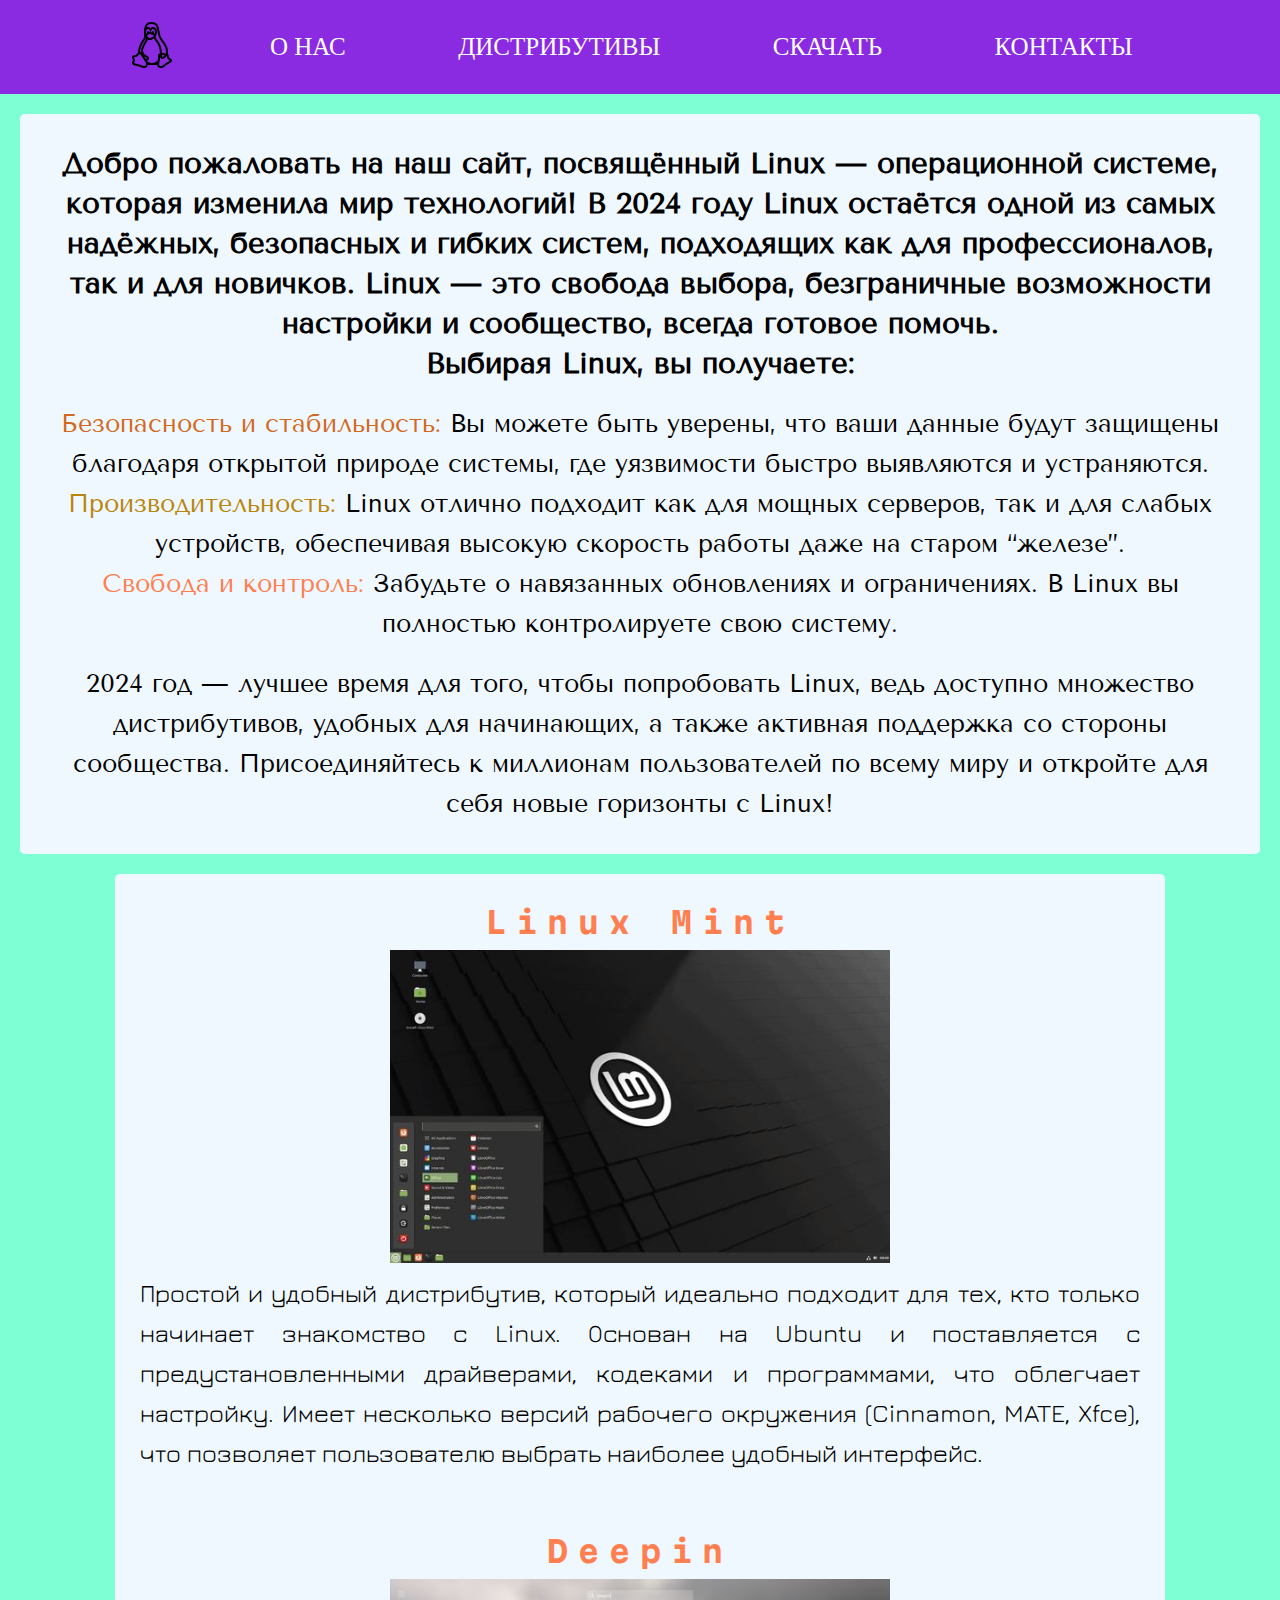
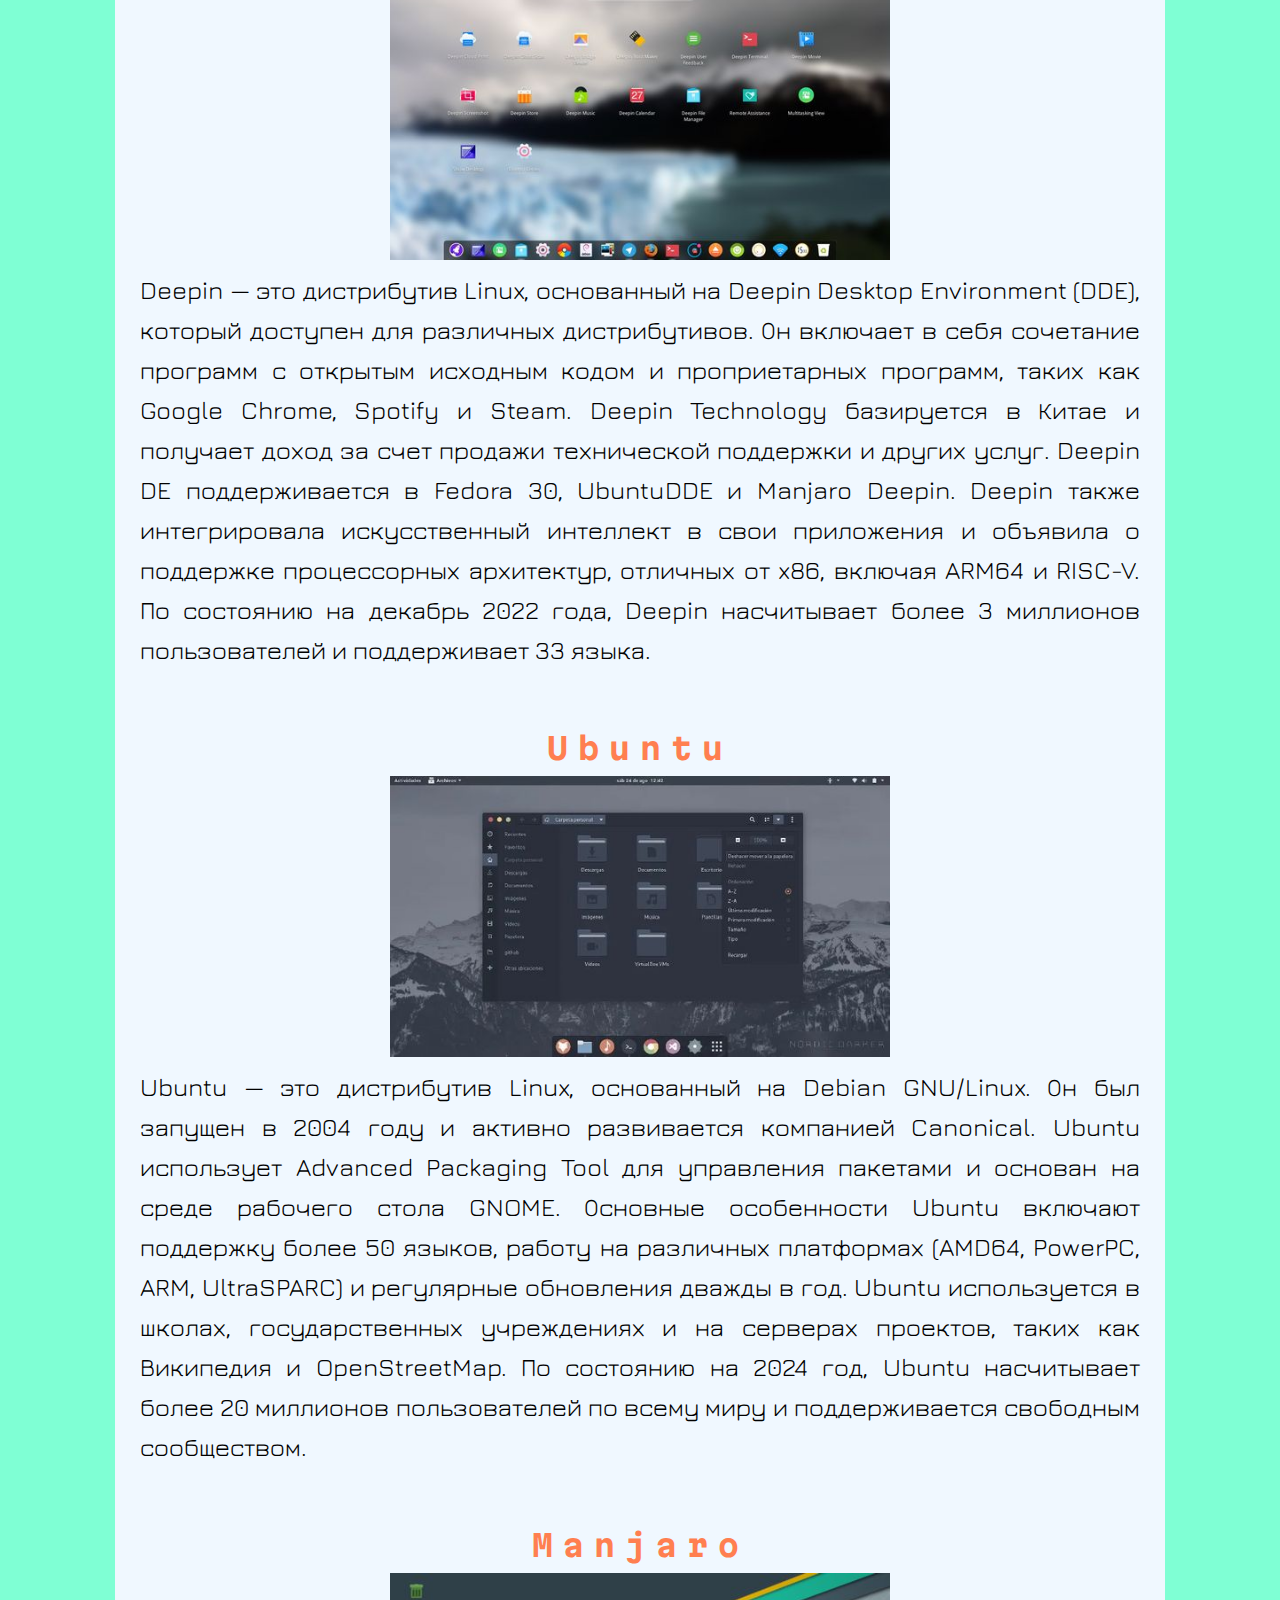
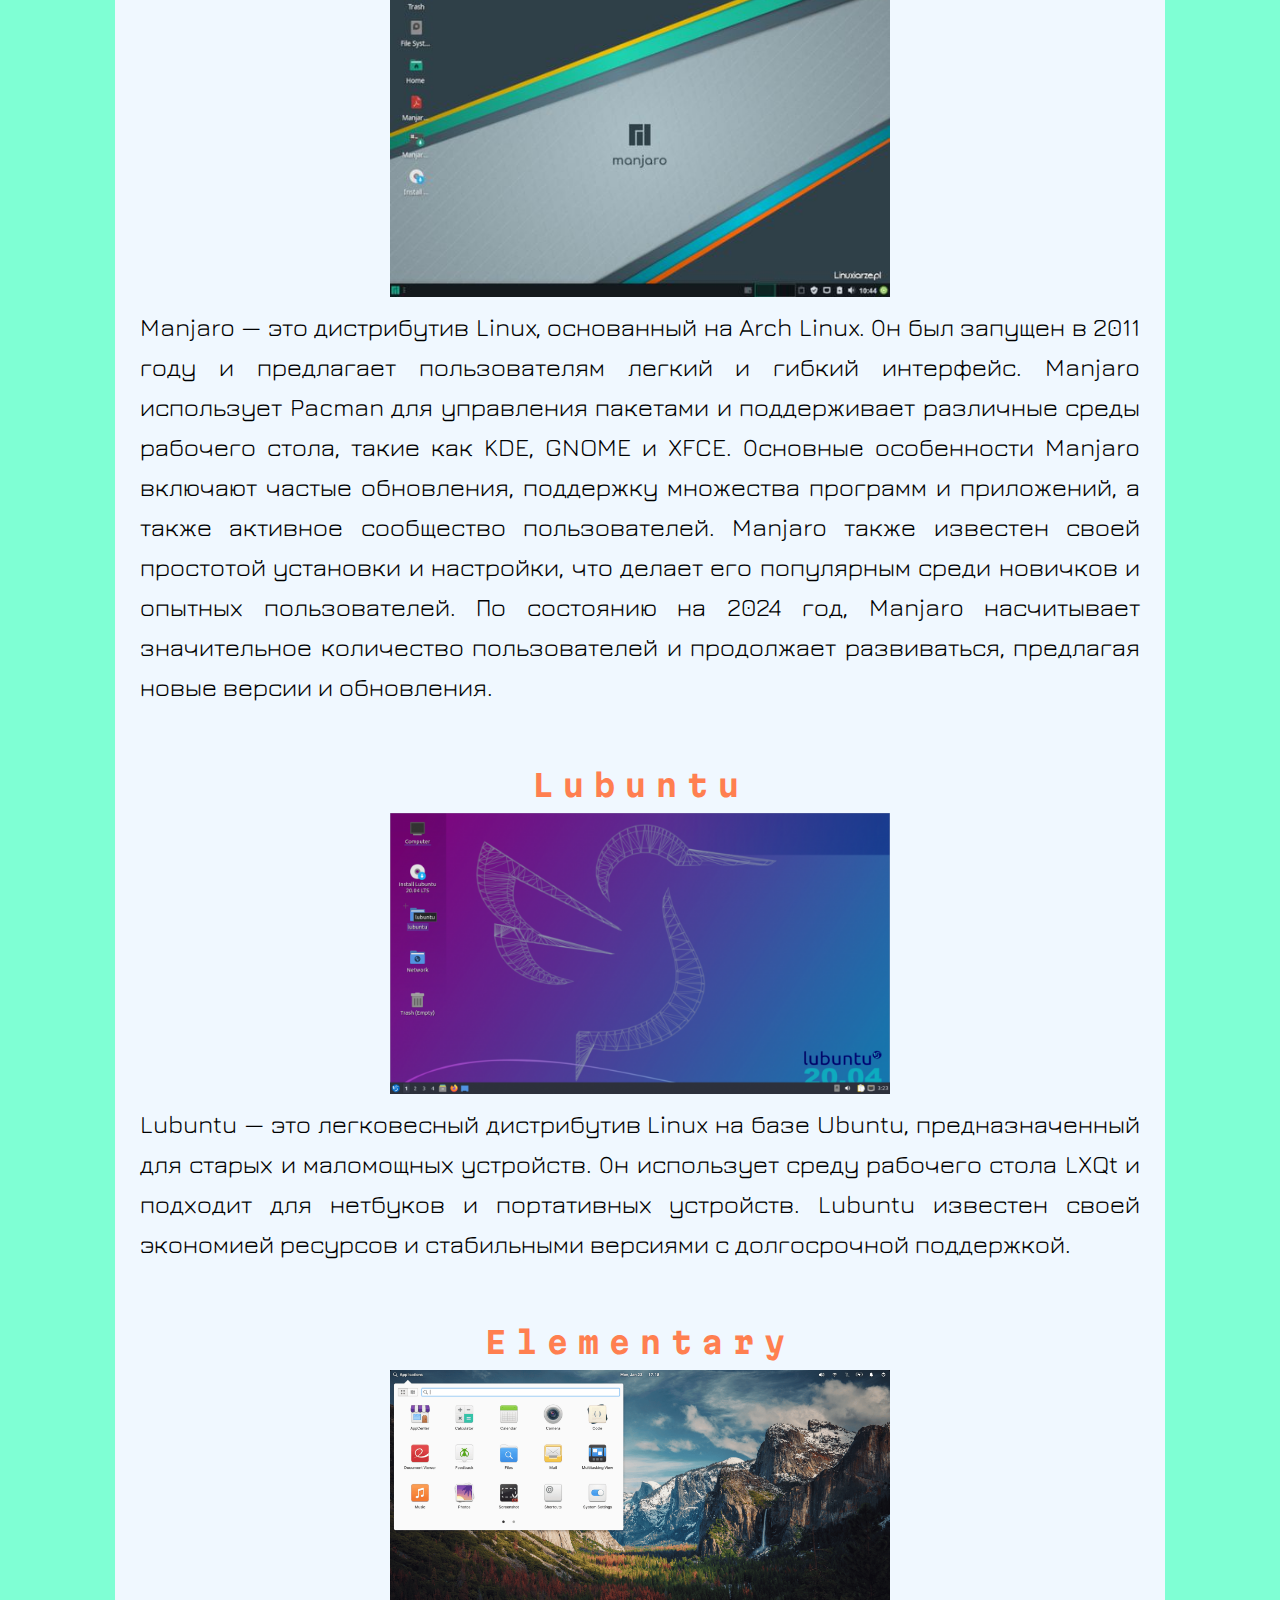
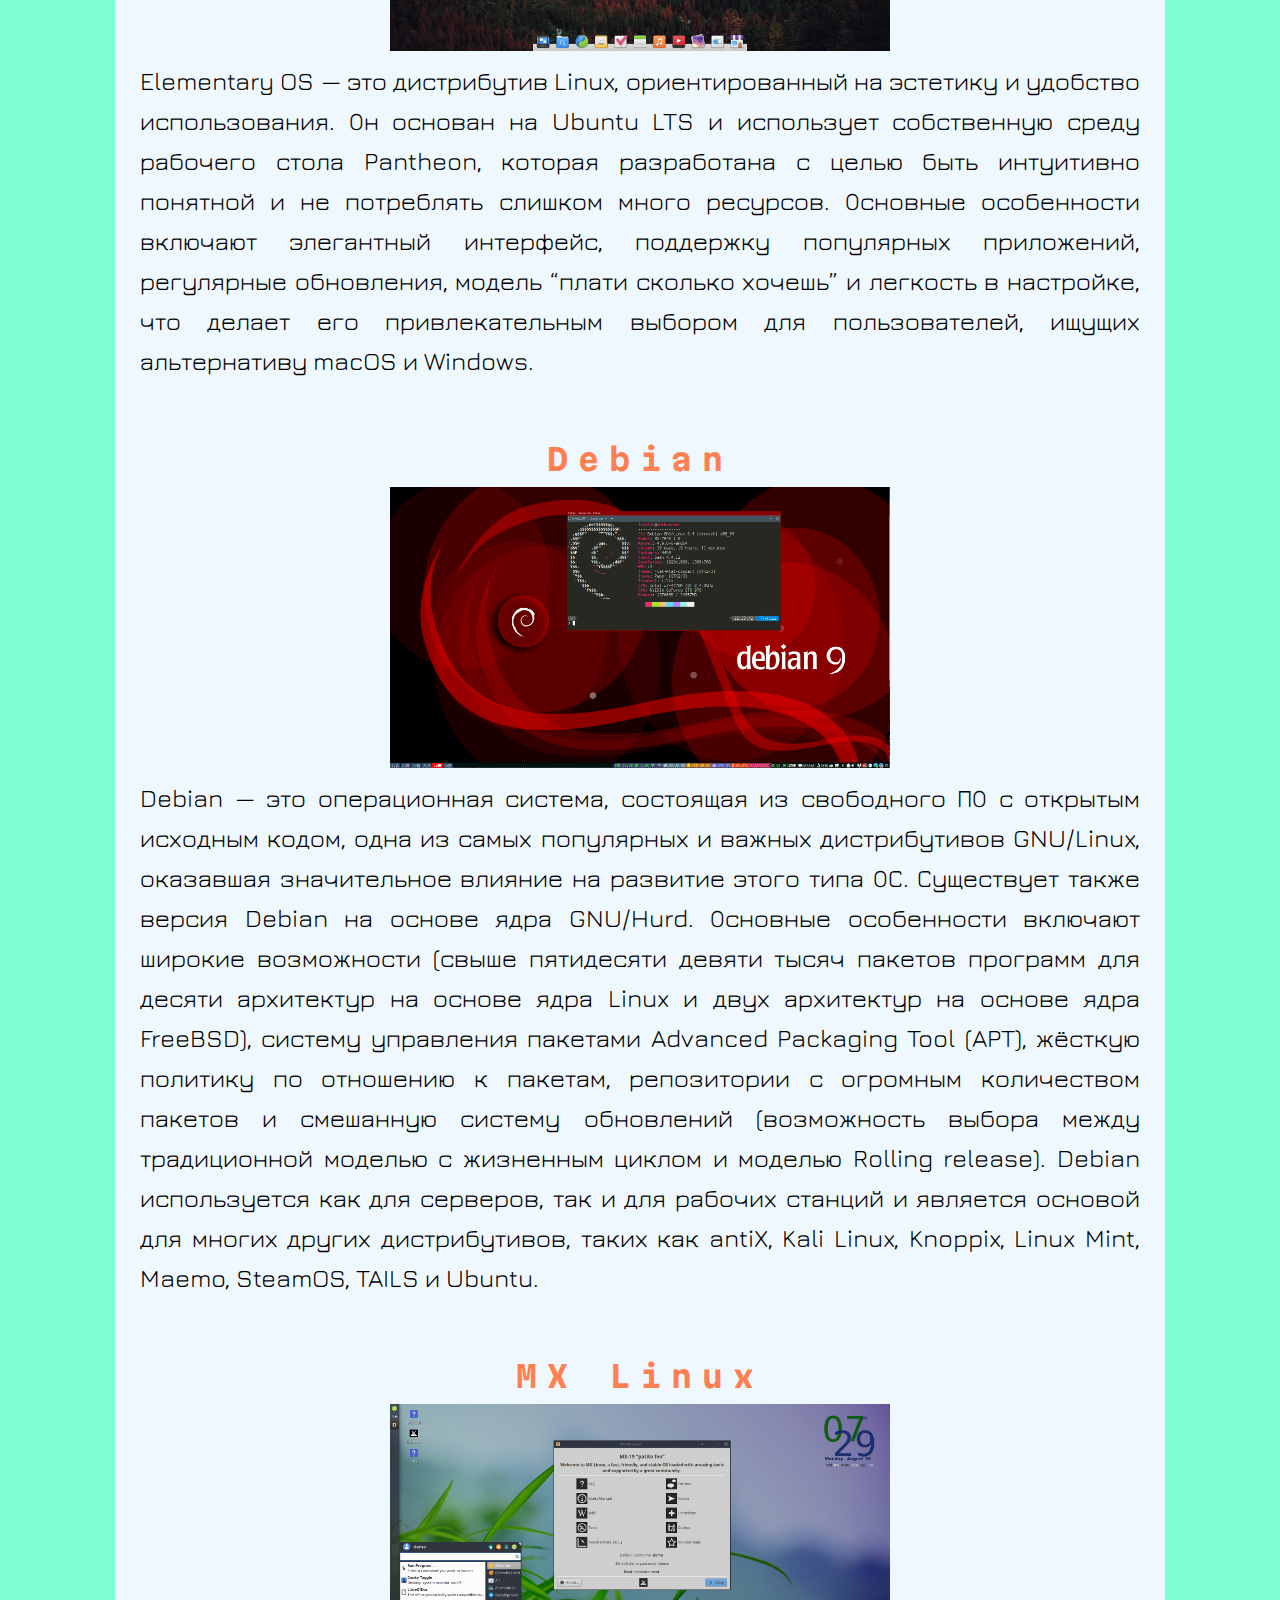
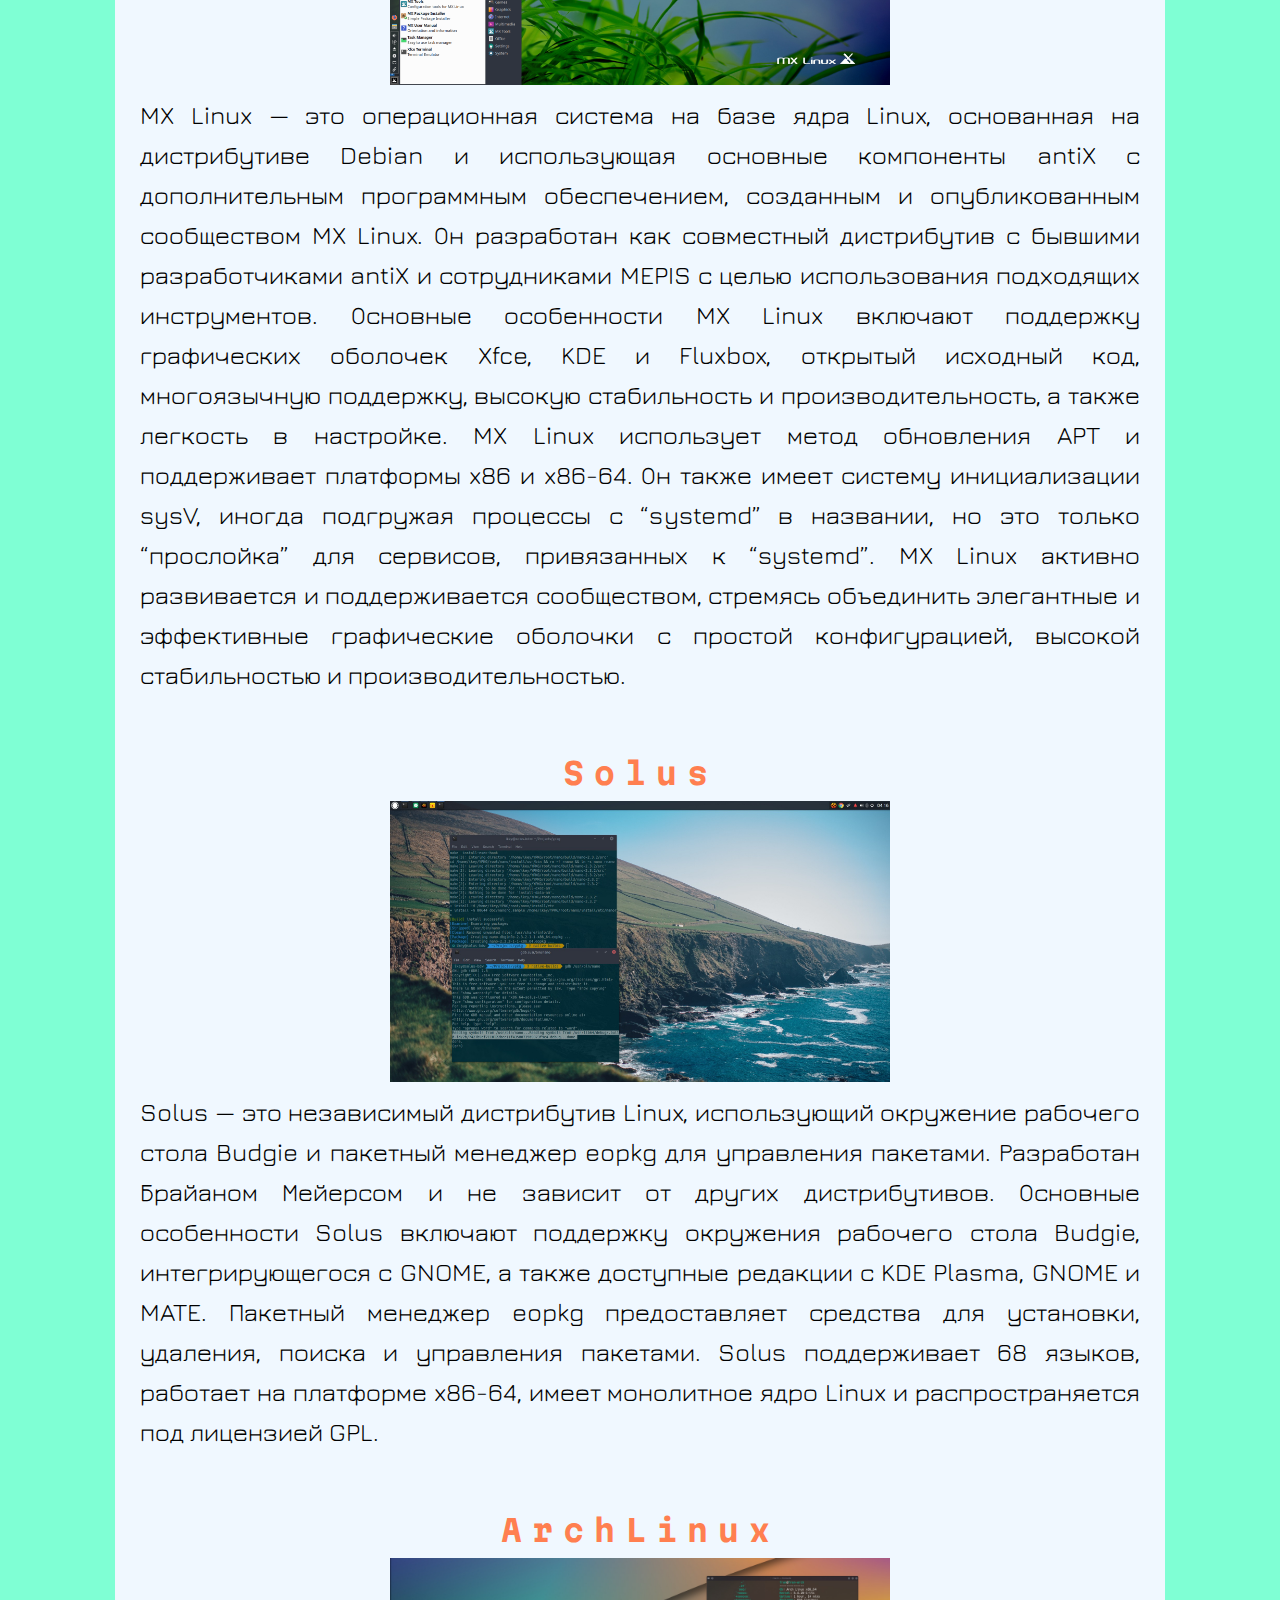
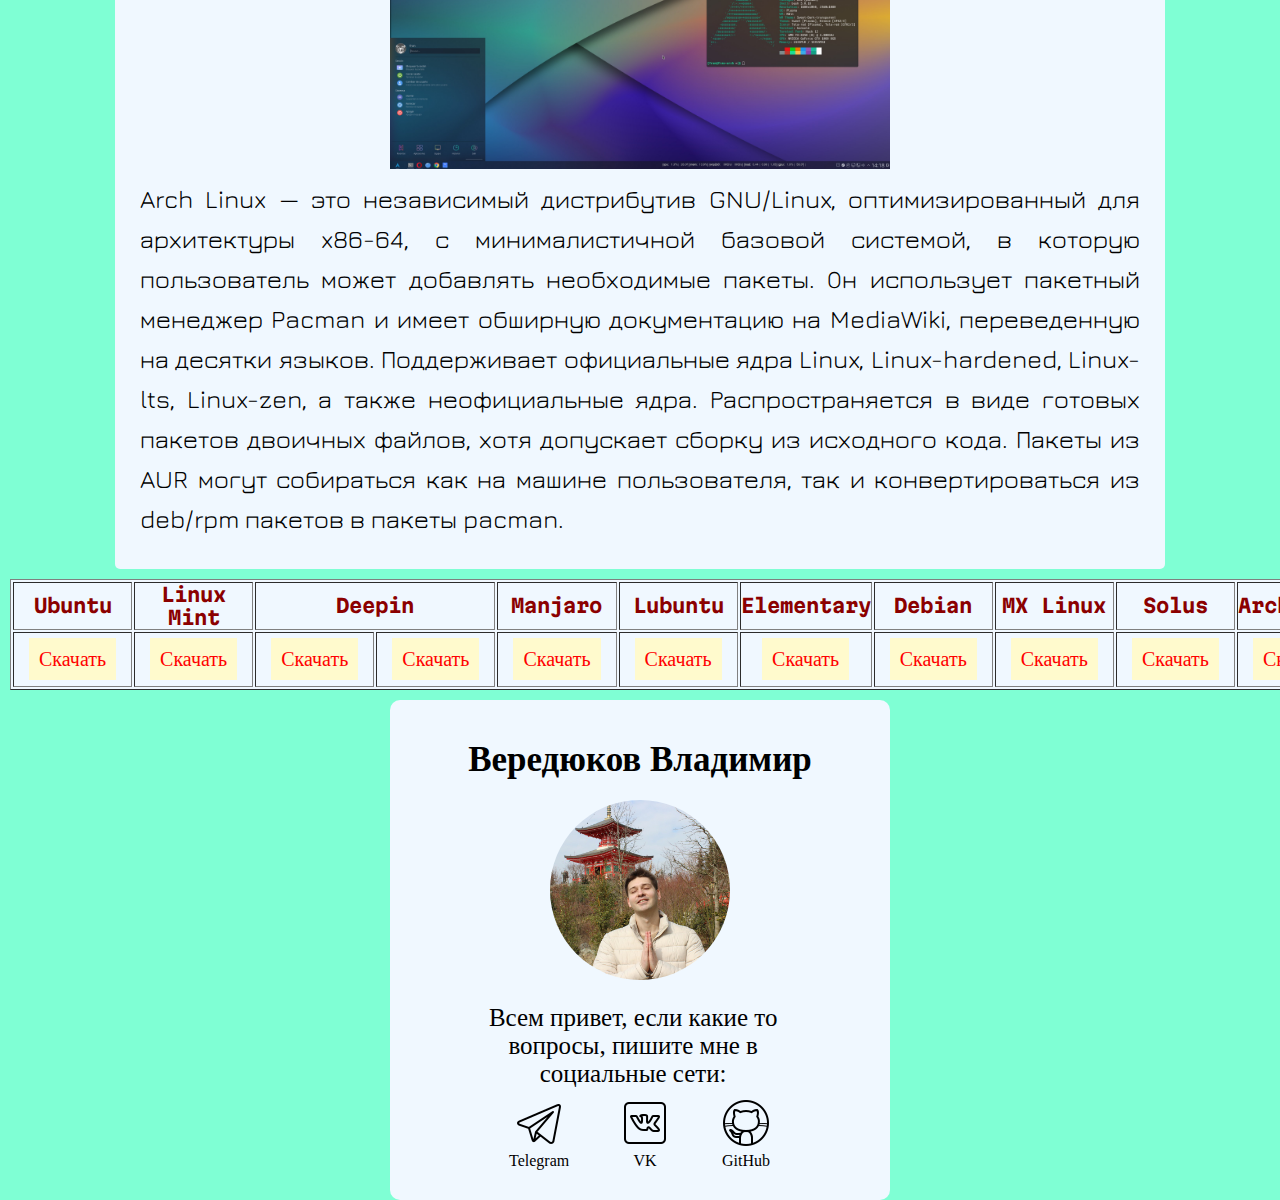
<file: Linux_web_dow/index.html>
<!DOCTYPE html>
<html lang="en">
<head>
    <meta charset="UTF-8">
    <meta name="viewport" content="width=device-width, initial-scale=1.0">
    <title>Linux install</title>
    <link rel="stylesheet" href="linux.css">
</head>
<body>
    <header>
        <nav class="menu">
            <div class="conteiner">
                <ul class="nav_tabl">
                    <li>
                        <img src="img/linux.png" alt="">
                    </li>
                    <li>
                        <a href="#aboutus" rel="noopener noreferrer" id="aboutus">О НАС</a>
                    </li>
                    <li>
                        <a href="#distribs" rel="noopener noreferrer" id="distrib">ДИСТРИБУТИВЫ</a>
                    </li>
                    <li>
                        <a href="#downlouds" rel="noopener noreferrer" id="">СКАЧАТЬ</a>
                    </li>
                    <li>
                        <a href="#" rel="noopener noreferrer" id="">КОНТАКТЫ</a>
                    </li>
                </ul>
            </div>
        </nav>
    </header>
    <main>
        <section id="aboutus">
            <div class="aboutus">
                <div class="conteiner">
                    <div class="textaboutus">
                        <h3>
                            Добро пожаловать на наш сайт, посвящённый Linux — операционной системе, которая изменила мир технологий! В 2024 году Linux остаётся одной из самых надёжных, безопасных и гибких систем, подходящих как для профессионалов, так и для новичков. Linux — это свобода выбора, безграничные возможности настройки и сообщество, всегда готовое помочь. <br> Выбирая Linux, вы получаете:
                        </h3>
                        <ul>
                            <li>
                                <span style="color: chocolate;">Безопасность и стабильность:</span> Вы можете быть уверены, что ваши данные будут защищены благодаря открытой природе системы, где уязвимости быстро выявляются и устраняются.
                            </li>
                            <li>
                                <span style="color:darkgoldenrod">Производительность:</span> Linux отлично подходит как для мощных серверов, так и для слабых устройств, обеспечивая высокую скорость работы даже на старом “железе”.
                            </li>
                            <li>
                                <span style="color: coral;">Свобода и контроль:</span> Забудьте о навязанных обновлениях и ограничениях. В Linux вы полностью контролируете свою систему.
                            </li>
                        </ul>
                        <p>
                            2024 год — лучшее время для того, чтобы попробовать Linux, ведь доступно множество дистрибутивов, удобных для начинающих, а также активная поддержка со стороны сообщества. Присоединяйтесь к миллионам пользователей по всему миру и откройте для себя новые горизонты с Linux!
                        </p>
                    </div>
                </div>
            </div>
        </section>
        <section id="distribs">
            <div class="distrib">
                <div class="conteiner">
                    <div class="linuxnimt">
                        <h3>
                            Linux Mint
                        </h3>
                        <img src="img/mint.jpg" alt="" width="500">
                        <p>
                            Простой и удобный дистрибутив, который идеально подходит для тех, кто только начинает знакомство с Linux. Основан на Ubuntu и поставляется с предустановленными драйверами, кодеками и программами, что облегчает настройку. Имеет несколько версий рабочего окружения (Cinnamon, MATE, Xfce), что позволяет пользователю выбрать наиболее удобный интерфейс.
                        </p>
                    </div>
                    <div class="deepin">
                        <h3>
                            Deepin
                        </h3>
                        <img src="img/deepin.jpg" alt="" width="500">
                        <p>
                            Deepin — это дистрибутив Linux, основанный на Deepin Desktop Environment (DDE), который доступен для различных дистрибутивов. Он включает в себя сочетание программ с открытым исходным кодом и проприетарных программ, таких как Google Chrome, Spotify и Steam. Deepin Technology базируется в Китае и получает доход за счет продажи технической поддержки и других услуг. Deepin DE поддерживается в Fedora 30, UbuntuDDE и Manjaro Deepin. Deepin также интегрировала искусственный интеллект в свои приложения и объявила о поддержке процессорных архитектур, отличных от x86, включая ARM64 и RISC-V. По состоянию на декабрь 2022 года, Deepin насчитывает более 3 миллионов пользователей и поддерживает 33 языка.
                        </p>
                    </div>
                    <div class="ubuntu">
                        <h3>
                            Ubuntu
                        </h3>
                        <img src="img/ubuntu.jpg" alt="" width="500">
                        <p>
                            Ubuntu — это дистрибутив Linux, основанный на Debian GNU/Linux. Он был запущен в 2004 году и активно развивается компанией Canonical. Ubuntu использует Advanced Packaging Tool для управления пакетами и основан на среде рабочего стола GNOME.
                            Основные особенности Ubuntu включают поддержку более 50 языков, работу на различных платформах (AMD64, PowerPC, ARM, UltraSPARC) и регулярные обновления дважды в год. Ubuntu используется в школах, государственных учреждениях и на серверах проектов, таких как Википедия и OpenStreetMap.
                            По состоянию на 2024 год, Ubuntu насчитывает более 20 миллионов пользователей по всему миру и поддерживается свободным сообществом.
                        </p>
                    </div>
                    <div class="manjaro">
                        <h3>
                            Manjaro
                        </h3>
                        <img src="img/manjaro.jpg" alt="" width="500">
                        <p>
                            Manjaro — это дистрибутив Linux, основанный на Arch Linux. Он был запущен в 2011 году и предлагает пользователям легкий и гибкий интерфейс. Manjaro использует Pacman для управления пакетами и поддерживает различные среды рабочего стола, такие как KDE, GNOME и XFCE.
                            Основные особенности Manjaro включают частые обновления, поддержку множества программ и приложений, а также активное сообщество пользователей. Manjaro также известен своей простотой установки и настройки, что делает его популярным среди новичков и опытных пользователей.
                            По состоянию на 2024 год, Manjaro насчитывает значительное количество пользователей и продолжает развиваться, предлагая новые версии и обновления.
                        </p>
                    </div>
                    <div class="lubuntu">
                        <h3>
                            Lubuntu
                        </h3>
                        <img src="img/lubuntu.png" alt="" width="500">
                        <p>
                            Lubuntu — это легковесный дистрибутив Linux на базе Ubuntu, предназначенный для старых и маломощных устройств. Он использует среду рабочего стола LXQt и подходит для нетбуков и портативных устройств. Lubuntu известен своей экономией ресурсов и стабильными версиями с долгосрочной поддержкой.  
                        </p>
                    </div>
                    <div class="elementary">
                        <h3>
                            Elementary
                        </h3>
                        <img src="img/elementary.png" alt="" width="500">
                        <p>
                            Elementary OS — это дистрибутив Linux, ориентированный на эстетику и удобство использования. Он основан на Ubuntu LTS и использует собственную среду рабочего стола Pantheon, которая разработана с целью быть интуитивно понятной и не потреблять слишком много ресурсов. Основные особенности включают элегантный интерфейс, поддержку популярных приложений, регулярные обновления, модель “плати сколько хочешь” и легкость в настройке, что делает его привлекательным выбором для пользователей, ищущих альтернативу macOS и Windows.
                        </p>
                    </div>
                    <div class="debian">
                        <h3>
                            Debian
                        </h3>
                        <img src="img/debian.png" alt="" width="500">
                        <p>
                            Debian — это операционная система, состоящая из свободного ПО с открытым исходным кодом, одна из самых популярных и важных дистрибутивов GNU/Linux, оказавшая значительное влияние на развитие этого типа ОС. Существует также версия Debian на основе ядра GNU/Hurd. Основные особенности включают широкие возможности (свыше пятидесяти девяти тысяч пакетов программ для десяти архитектур на основе ядра Linux и двух архитектур на основе ядра FreeBSD), систему управления пакетами Advanced Packaging Tool (APT), жёсткую политику по отношению к пакетам, репозитории с огромным количеством пакетов и смешанную систему обновлений (возможность выбора между традиционной моделью с жизненным циклом и моделью Rolling release). Debian используется как для серверов, так и для рабочих станций и является основой для многих других дистрибутивов, таких как antiX, Kali Linux, Knoppix, Linux Mint, Maemo, SteamOS, TAILS и Ubuntu.
                        </p>
                    </div>
                    <div class="mxlinux">
                        <h3>
                            MX Linux
                        </h3>
                        <img src="img/mx_linux.png" alt="" width="500">
                        <p>
                            MX Linux — это операционная система на базе ядра Linux, основанная на дистрибутиве Debian и использующая основные компоненты antiX с дополнительным программным обеспечением, созданным и опубликованным сообществом MX Linux. Он разработан как совместный дистрибутив с бывшими разработчиками antiX и сотрудниками MEPIS с целью использования подходящих инструментов.
                            Основные особенности MX Linux включают поддержку графических оболочек Xfce, KDE и Fluxbox, открытый исходный код, многоязычную поддержку, высокую стабильность и производительность, а также легкость в настройке. MX Linux использует метод обновления APT и поддерживает платформы x86 и x86-64. Он также имеет систему инициализации sysV, иногда подгружая процессы с “systemd” в названии, но это только “прослойка” для сервисов, привязанных к “systemd”.
                            MX Linux активно развивается и поддерживается сообществом, стремясь объединить элегантные и эффективные графические оболочки с простой конфигурацией, высокой стабильностью и производительностью.
                        </p>
                    </div>
                    <div class="solus">
                        <h3>
                            Solus
                        </h3>
                        <img src="img/solus.jpg" alt="" width="500">
                        <p>
                            Solus — это независимый дистрибутив Linux, использующий окружение рабочего стола Budgie и пакетный менеджер eopkg для управления пакетами. Разработан Брайаном Мейерсом и не зависит от других дистрибутивов. Основные особенности Solus включают поддержку окружения рабочего стола Budgie, интегрирующегося с GNOME, а также доступные редакции с KDE Plasma, GNOME и MATE. Пакетный менеджер eopkg предоставляет средства для установки, удаления, поиска и управления пакетами. Solus поддерживает 68 языков, работает на платформе x86-64, имеет монолитное ядро Linux и распространяется под лицензией GPL. 
                        </p>
                    </div>
                    <div class="archlinux">
                        <h3>
                            ArchLinux
                        </h3>
                        <img src="img/archlinux.jpg" alt="" width="500">
                        <p>
                            Arch Linux — это независимый дистрибутив GNU/Linux, оптимизированный для архитектуры x86-64, с минималистичной базовой системой, в которую пользователь может добавлять необходимые пакеты. Он использует пакетный менеджер Pacman и имеет обширную документацию на MediaWiki, переведенную на десятки языков. Поддерживает официальные ядра Linux, Linux-hardened, Linux-lts, Linux-zen, а также неофициальные ядра. Распространяется в виде готовых пакетов двоичных файлов, хотя допускает сборку из исходного кода. Пакеты из AUR могут собираться как на машине пользователя, так и конвертироваться из deb/rpm пакетов в пакеты pacman. 
                        </p>
                    </div>
                </div>
            </div>
        </section>
        <section class="dowlouds" id="downlouds">
            <div class="tablfordownlouds">
                <table border="1">
                    <tr>
                        <th colspan="1">
                            Ubuntu
                        </th>
                        <th colspan="1">
                            Linux Mint
                        </th>
                        <th colspan="2">
                            Deepin
                        </th>
                        <th colspan="1">
                            Manjaro
                        </th>
                        <th colspan="1">
                            Lubuntu
                        </th>
                        <th colspan="1">
                            Elementary
                        </th>
                        <th colspan="">
                            Debian
                        </th>
                        <th colspan="1">
                            MX Linux
                        </th>
                        <th colspan="1">
                            Solus
                        </th>
                        <th colspan="1">
                            ArchLinux
                        </th>
                    </tr>
                    <tr>
                        <td>
                            <a href="https://ubuntu.com/download/desktop" target="_blank" rel="noopener noreferrer">Скачать</a>
                        </td>
                        <td>
                            <a href="https://www.linuxmint.com/download.php" target="_blank" rel="noopener noreferrer">Скачать</a>
                        </td>
                        <td>
                            <a href="https://cdimage.deepin.com/releases/23/amd64/deepin-desktop-community-23-amd64.iso" target="_blank" rel="noopener noreferrer">Скачать</a>
                        </td>
                        <td>
                            <a href="https://www.mediafire.com/folder/9rpbcrzei0913/deepin_V23_Release" target="_blank" rel="noopener noreferrer">Скачать</a>
                        </td>
                        <td>
                            <a href="https://manjaro.org/" target="_blank" rel="noopener noreferrer">Скачать</a>
                        </td>
                        <td>
                            <a href="https://lubuntu.me/downloads/" target="_blank" rel="noopener noreferrer">Скачать</a>
                        </td>
                        <td>
                            <a href="https://elementary.io/ru/#" target="_blank" rel="noopener noreferrer">Скачать</a>
                        </td>
                        <td>
                            <a href="https://cdimage.debian.org/debian-cd/current/amd64/iso-cd/debian-12.7.0-amd64-netinst.iso" target="_blank" rel="noopener noreferrer">Скачать</a>
                        </td>
                        <td>
                            <a href="https://mxlinux.org/download-links/" target="_blank" rel="noopener noreferrer">Скачать</a>
                        </td>
                        <td>
                            <a href="https://getsol.us/download/" target="_blank" rel="noopener noreferrer">Скачать</a>
                        </td>
                        <td>
                            <a href="magnet:?xt=urn:btih:2bc1a95671255818ed38ea61cf2aa437e63053a6&dn=archlinux-2024.10.01-x86_64.iso" target="_blank" rel="noopener noreferrer">Скачать</a>
                        </td>
                    </tr>
                </table>
            </div>
        </section>
        <section id="contact">
            <div class="contact">
                <div class="conteiner">
                    <div class="contactforme">
                        <h3>
                            Вередюков Владимир
                        </h3>
                        <img src="img/iam.jpg" alt="" width="200">
                        <p>
                            Всем привет, если какие то вопросы, пишите мне в социальные сети:
                        </p>
                    </div>
                    <ul class="contactmore">
                        <li>
                            <img src="img/telega.png" alt="">
                            <p>
                                <a href="https://t.me/wladimir_veredyuk" target="_blank" rel="noopener noreferrer">Telegram</a>
                            </p>
                        </li>
                        <li>
                            <img src="img/vk.png" alt="">
                            <p>
                                <a href="http://" target="_blank" rel="noopener noreferrer">VK</a>
                            </p>
                        </li>
                        <li>   
                            <img src="img/github.png" alt="">
                            <p>
                                <a href="https://github.com/GruppaKino" target="_blank" rel="noopener noreferrer">GitHub</a>
                            </p>
                        </li>
                    </ul>
                </div>
            </div>
        </section>
    </main>
</body>
</html>
</file>
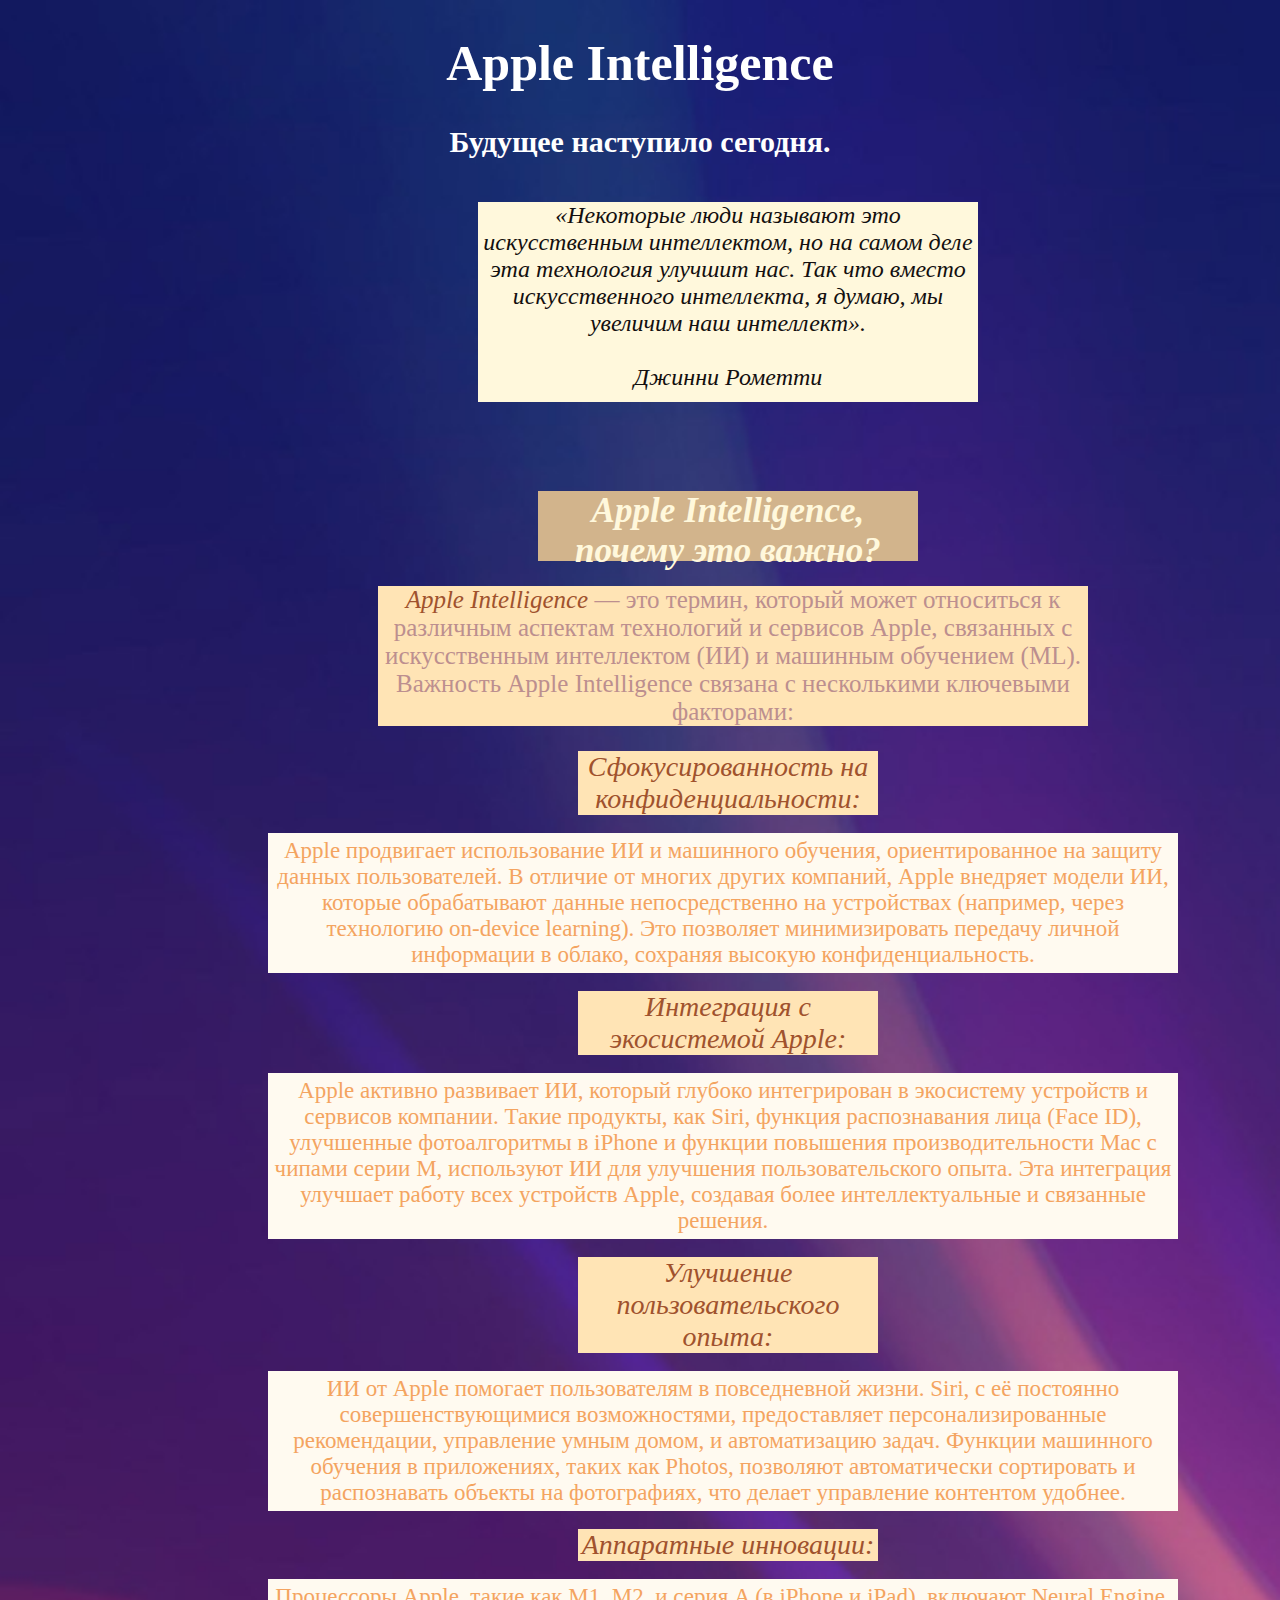
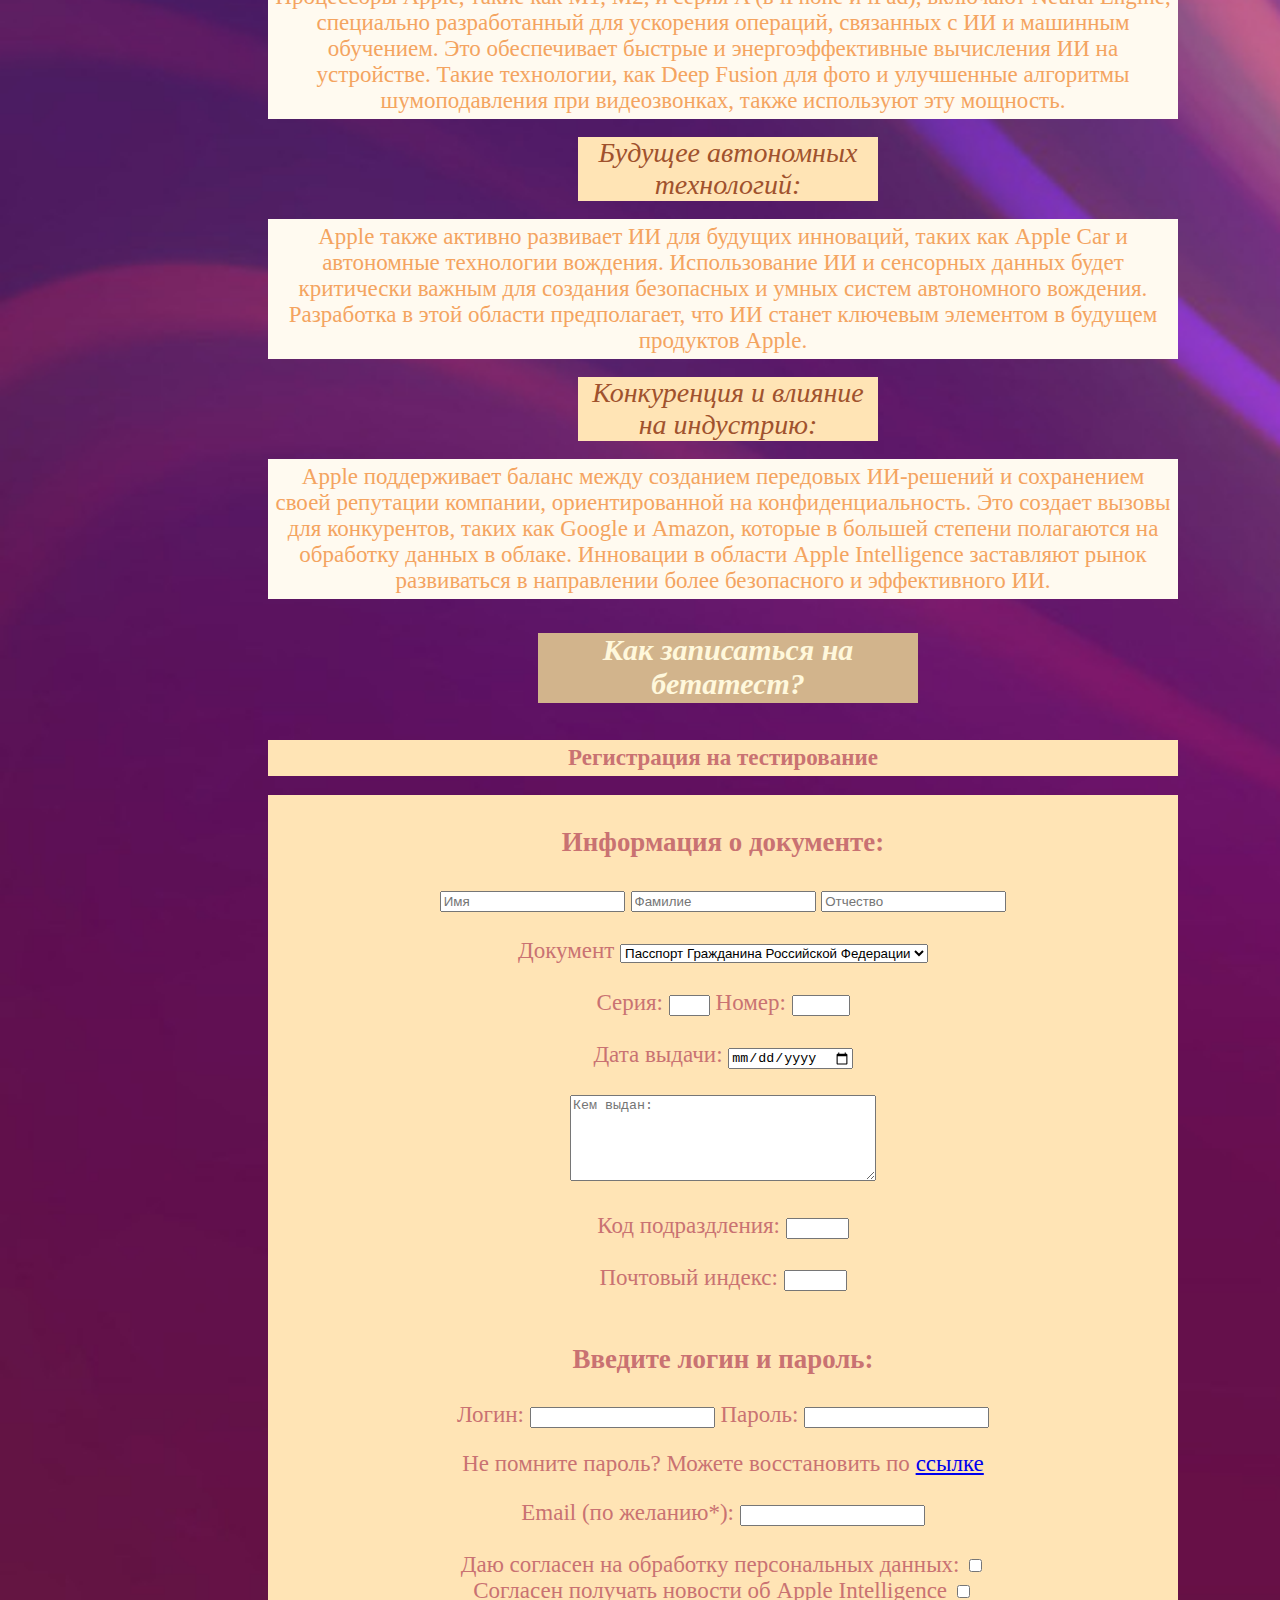
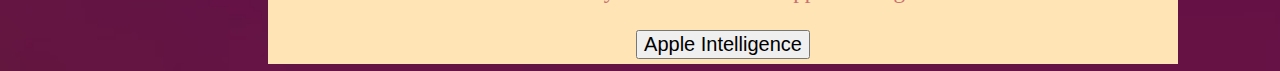
<file: AI/ai.html>
<!DOCTYPE html>
<html lang="ru">
<head>
    <meta charset="UTF-8">
    <meta name="viewport" content="width=device-width, initial-scale=1.0">
    <title>AI</title>
    <link rel="stylesheet" href="ai.css">
    <link rel="shortcut icon" href="img/icon.ico" type="image/x-icon">
</head>
<body>
    <h1>Apple Intelligence</h1>
    <h2>Будущее наступило сегодня.</h2>
    <br>
    <p class="vstuplenie">
        «Некоторые люди называют это искусственным интеллектом, но на самом деле эта технология улучшит нас. Так что вместо искусственного интеллекта, я думаю, мы увеличим наш интеллект».
        <br><br>Джинни Рометти
    </p>
    <br><br><br>
    <div class="applein">
        <h3>Apple Intelligence, почему это важно?</h3>
    </div>
    <div class="aboutApIn">
        <p><span style="font-style: italic;color: #A0522D;">Apple Intelligence</span> — это термин, который может относиться к различным аспектам технологий и сервисов Apple, связанных с искусственным интеллектом (ИИ) и машинным обучением (ML). Важность Apple Intelligence связана с несколькими ключевыми факторами:</p>
    </div>
    <div>
        <p>
        <div class="tabl">
            Сфокусированность на конфиденциальности:
        </div>
        <br>
        <div class="focus">
            Apple продвигает использование ИИ и машинного обучения, ориентированное на защиту данных пользователей. В отличие от многих других компаний, Apple внедряет модели ИИ, которые обрабатывают данные непосредственно на устройствах (например, через технологию on-device learning). Это позволяет минимизировать передачу личной информации в облако, сохраняя высокую конфиденциальность.
        </div>
        <br>
        <div class="tabl">
            Интеграция с экосистемой Apple:
        </div>
        <br>
        <div class="focus">
            Apple активно развивает ИИ, который глубоко интегрирован в экосистему устройств и сервисов компании. Такие продукты, как Siri, функция распознавания лица (Face ID), улучшенные фотоалгоритмы в iPhone и функции повышения производительности Mac с чипами серии M, используют ИИ для улучшения пользовательского опыта. Эта интеграция улучшает работу всех устройств Apple, создавая более интеллектуальные и связанные решения.
        </div>
        <br>
        <div class="tabl">
            Улучшение пользовательского опыта:
        </div>
        <br>
        <div class="focus">
            ИИ от Apple помогает пользователям в повседневной жизни. Siri, с её постоянно совершенствующимися возможностями, предоставляет персонализированные рекомендации, управление умным домом, и автоматизацию задач. Функции машинного обучения в приложениях, таких как Photos, позволяют автоматически сортировать и распознавать объекты на фотографиях, что делает управление контентом удобнее.
        </div>
        <br>
        <div class="tabl">
            Аппаратные инновации:
        </div>
        <br>
        <div class="focus">
            Процессоры Apple, такие как M1, M2, и серия A (в iPhone и iPad), включают Neural Engine, специально разработанный для ускорения операций, связанных с ИИ и машинным обучением. Это обеспечивает быстрые и энергоэффективные вычисления ИИ на устройстве. Такие технологии, как Deep Fusion для фото и улучшенные алгоритмы шумоподавления при видеозвонках, также используют эту мощность.
        </div>
        <br>
        <div class="tabl">
            Будущее автономных технологий:
        </div>
        <br>
        <div class="focus">
            Apple также активно развивает ИИ для будущих инноваций, таких как Apple Car и автономные технологии вождения. Использование ИИ и сенсорных данных будет критически важным для создания безопасных и умных систем автономного вождения. Разработка в этой области предполагает, что ИИ станет ключевым элементом в будущем продуктов Apple.
        </div>
        <br>
        <div class="tabl">
            Конкуренция и влияние на индустрию:
        </div>
        <br>
        <div class="focus">
            Apple поддерживает баланс между созданием передовых ИИ-решений и сохранением своей репутации компании, ориентированной на конфиденциальность. Это создает вызовы для конкурентов, таких как Google и Amazon, которые в большей степени полагаются на обработку данных в облаке. Инновации в области Apple Intelligence заставляют рынок развиваться в направлении более безопасного и эффективного ИИ.
        </div>
        </p>
    </div>
    <br>
    <h2 class="applein">Как записаться на бетатест?</h2>
    <br>
    <h2 class="ggg">Регистрация на тестирование</h2>
    <div class="ggg">
        <form action="" method="post">
            <h3>Информация о документе:</h3>
            <div style="padding-top: 1px;">
                <input type="text" name="order_name" id="name" placeholder="Имя">
                <input type="text" name="order_name" id="sername" placeholder="Фамилие">
                <input type="text" name="order_name" id="familie" placeholder="Отчество">
            </div>
            <br>
            <label for="document">Документ</label>
            <select name="order_name" id="document">
                <option value="passport">Пасспорт Гражданина Российской Федерации</option>
                <option value="inostran_grajdan">Пасспорт иностранного государства</option>
                <option value="oner">Другое</option>
            </select>
            <br>
            <br>
            <label for="seria">Серия:</label>
            <input type="text" name="order_name" id="seria" style="width: 33px;">
            <label for="nomber">Номер:</label>
            <input type="text" name="order_name" id="nomber" style="width: 50px;">
            <br>
            <br>
            <label for="date1">Дата выдачи:</label>
            <input type="date" name="order_name" id="data1">
            <br><br>
            <textarea name="order_name" id="who" style="width: 300px;height: 80px;" placeholder="Кем выдан:"></textarea>
            <br><br>
            <label for="ij">Код подраздления:</label>
            <input type="text" name="order_name" id="if" style="width: 55px;">
            <br><br>
            <label for="adress">Почтовый индекс:</label>
            <input type="text" name="order_name" id="adress" style="width: 55px;">
            <br><br>
            <h3>Введите логин и пароль:</h3>
            <label for="login">Логин:</label>
            <input type="text" name="order_name" id="login">
            <label for="password">Пароль:</label>
            <input type="password" name="order_name" id="password">
            <p>Не помните пароль? Можете восстановить по <a href="https://github.com/GruppaKino/DZ_Linux_vladimir-">ссылке</a></p>
            <label for="email">Email (по желанию*):</label>
            <input type="email" name="order_name" id="email">
            <br><br>
            <label for="ok">Даю согласен на обработку персональных данных:</label>
            <input type="checkbox" name="order_name" id="ok">
            <br>
            <label for="okk">Согласен получать новости об Apple Intelligence</label>
            <input type="checkbox" name="order_name" id="okk">
            <br><br>
            <button type="submit" style="font-size: 20px;">Apple Intelligence</button>
        </form>
    </div>
</body>
</html>
</file>
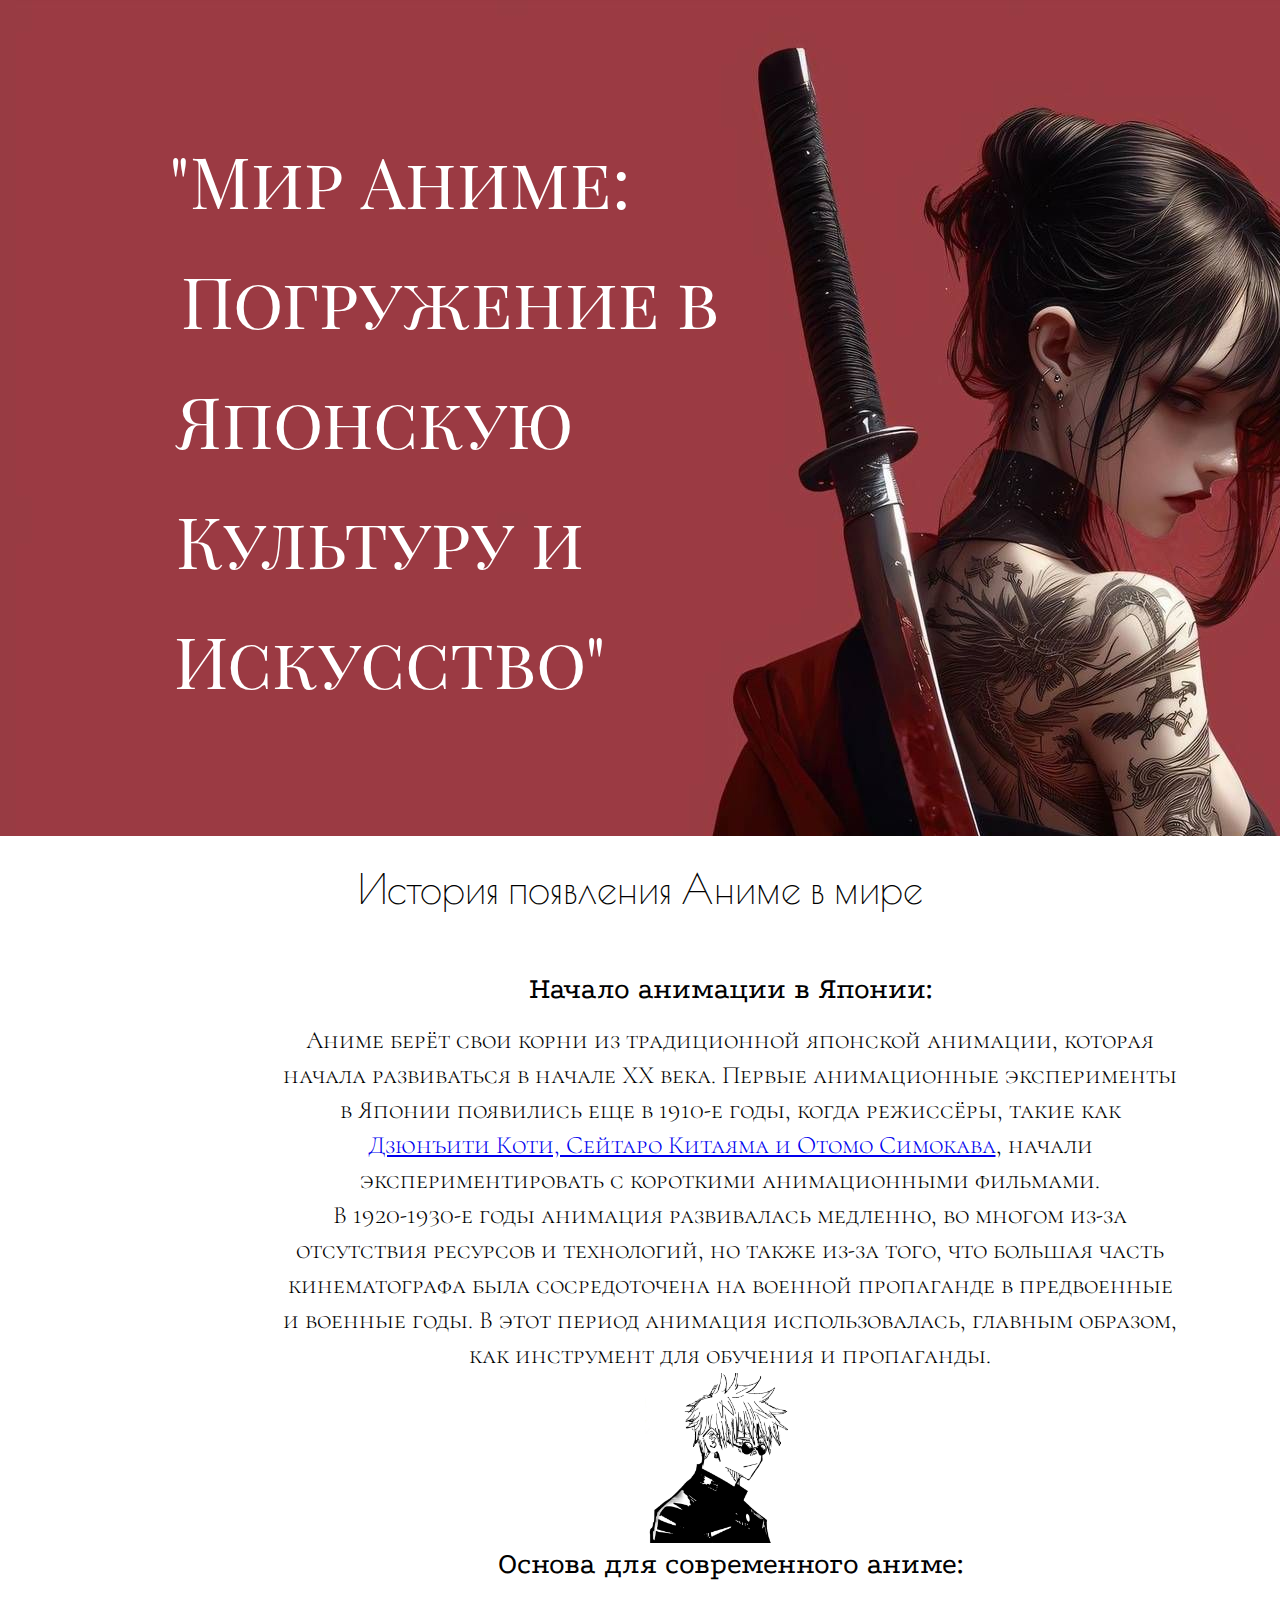
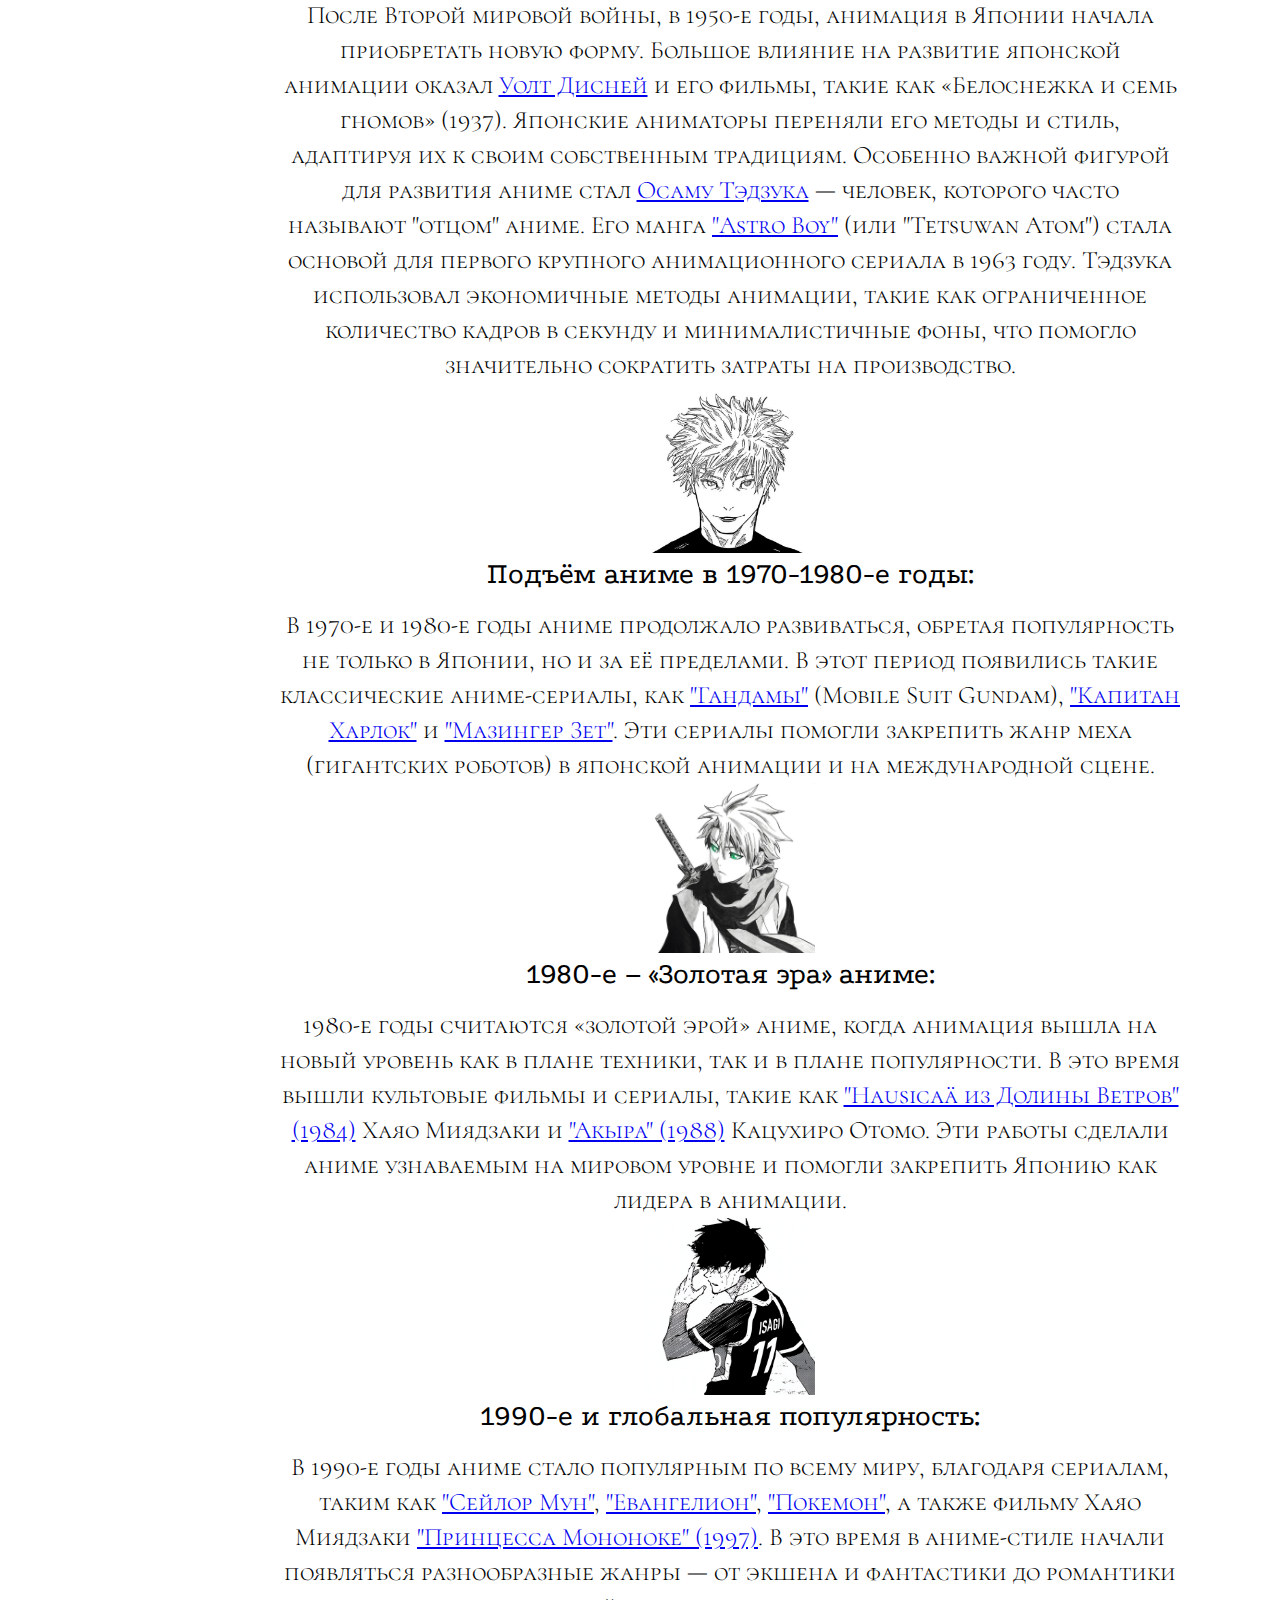
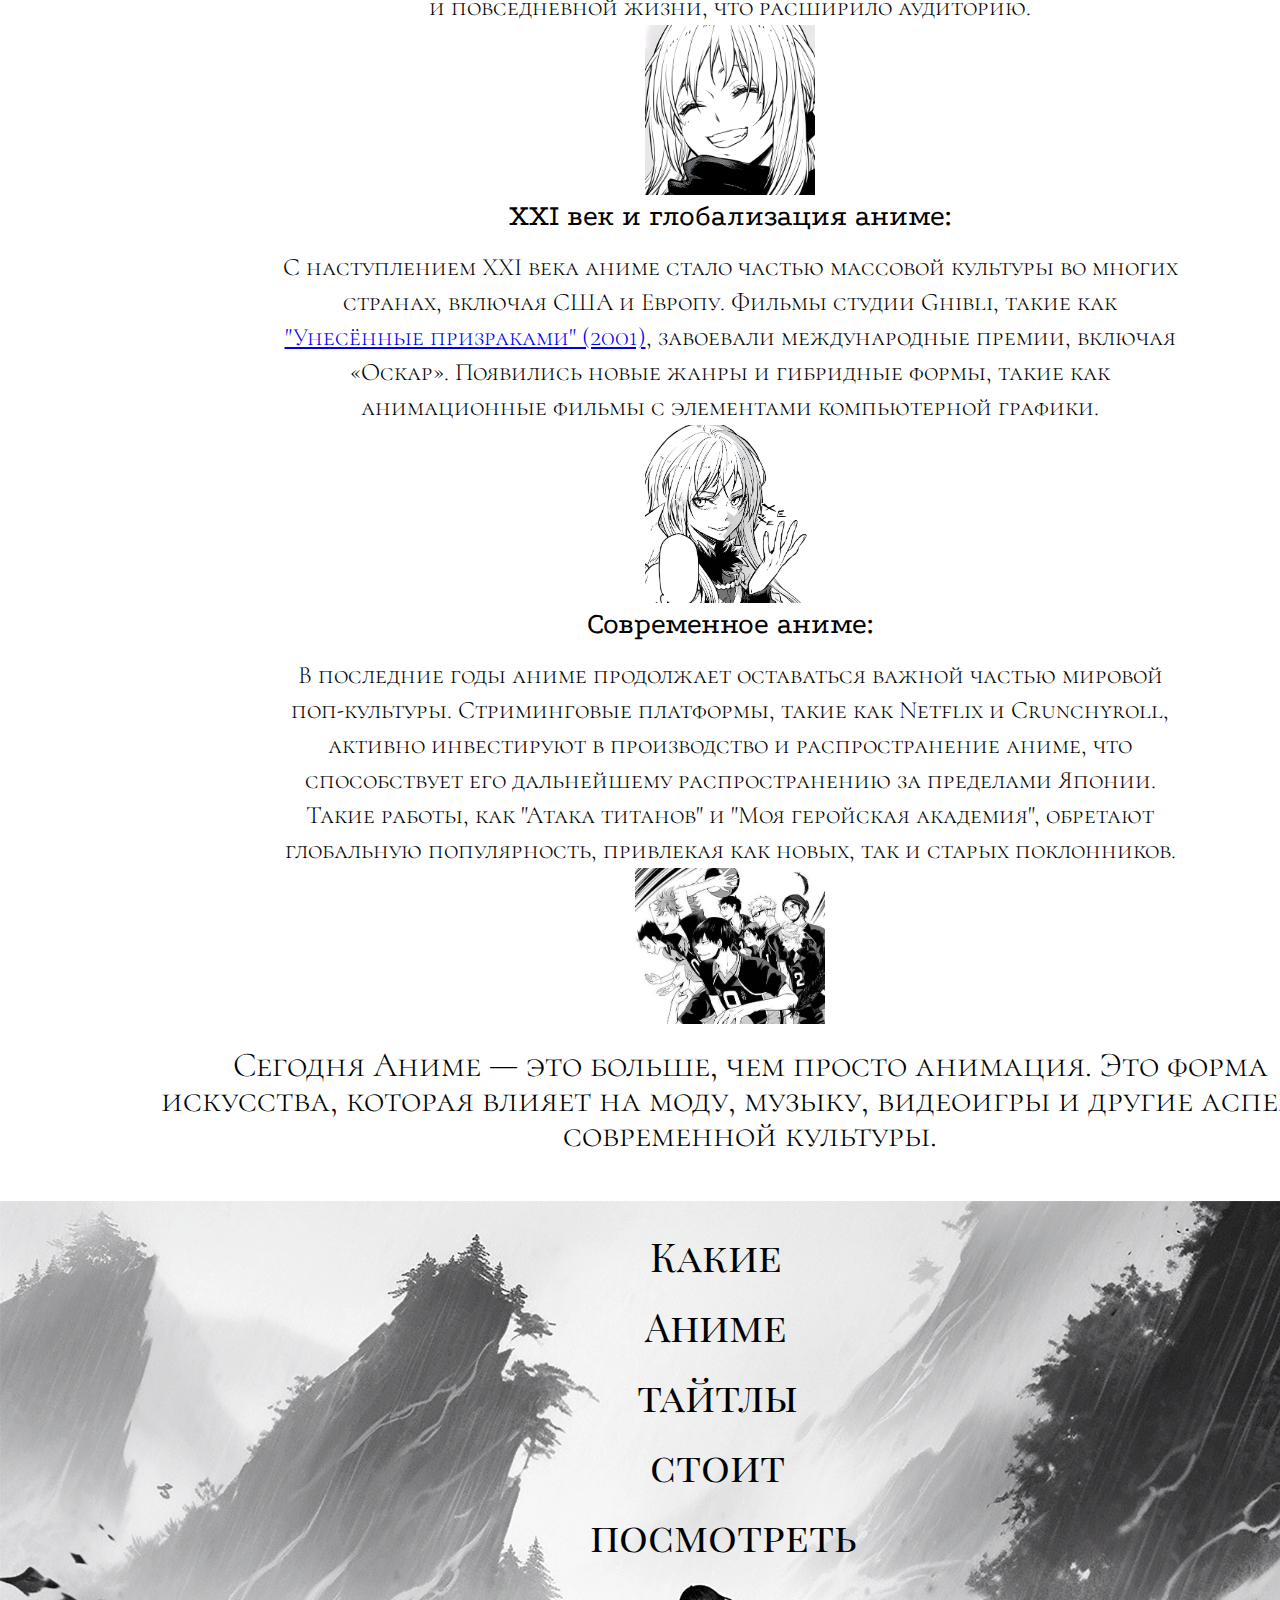
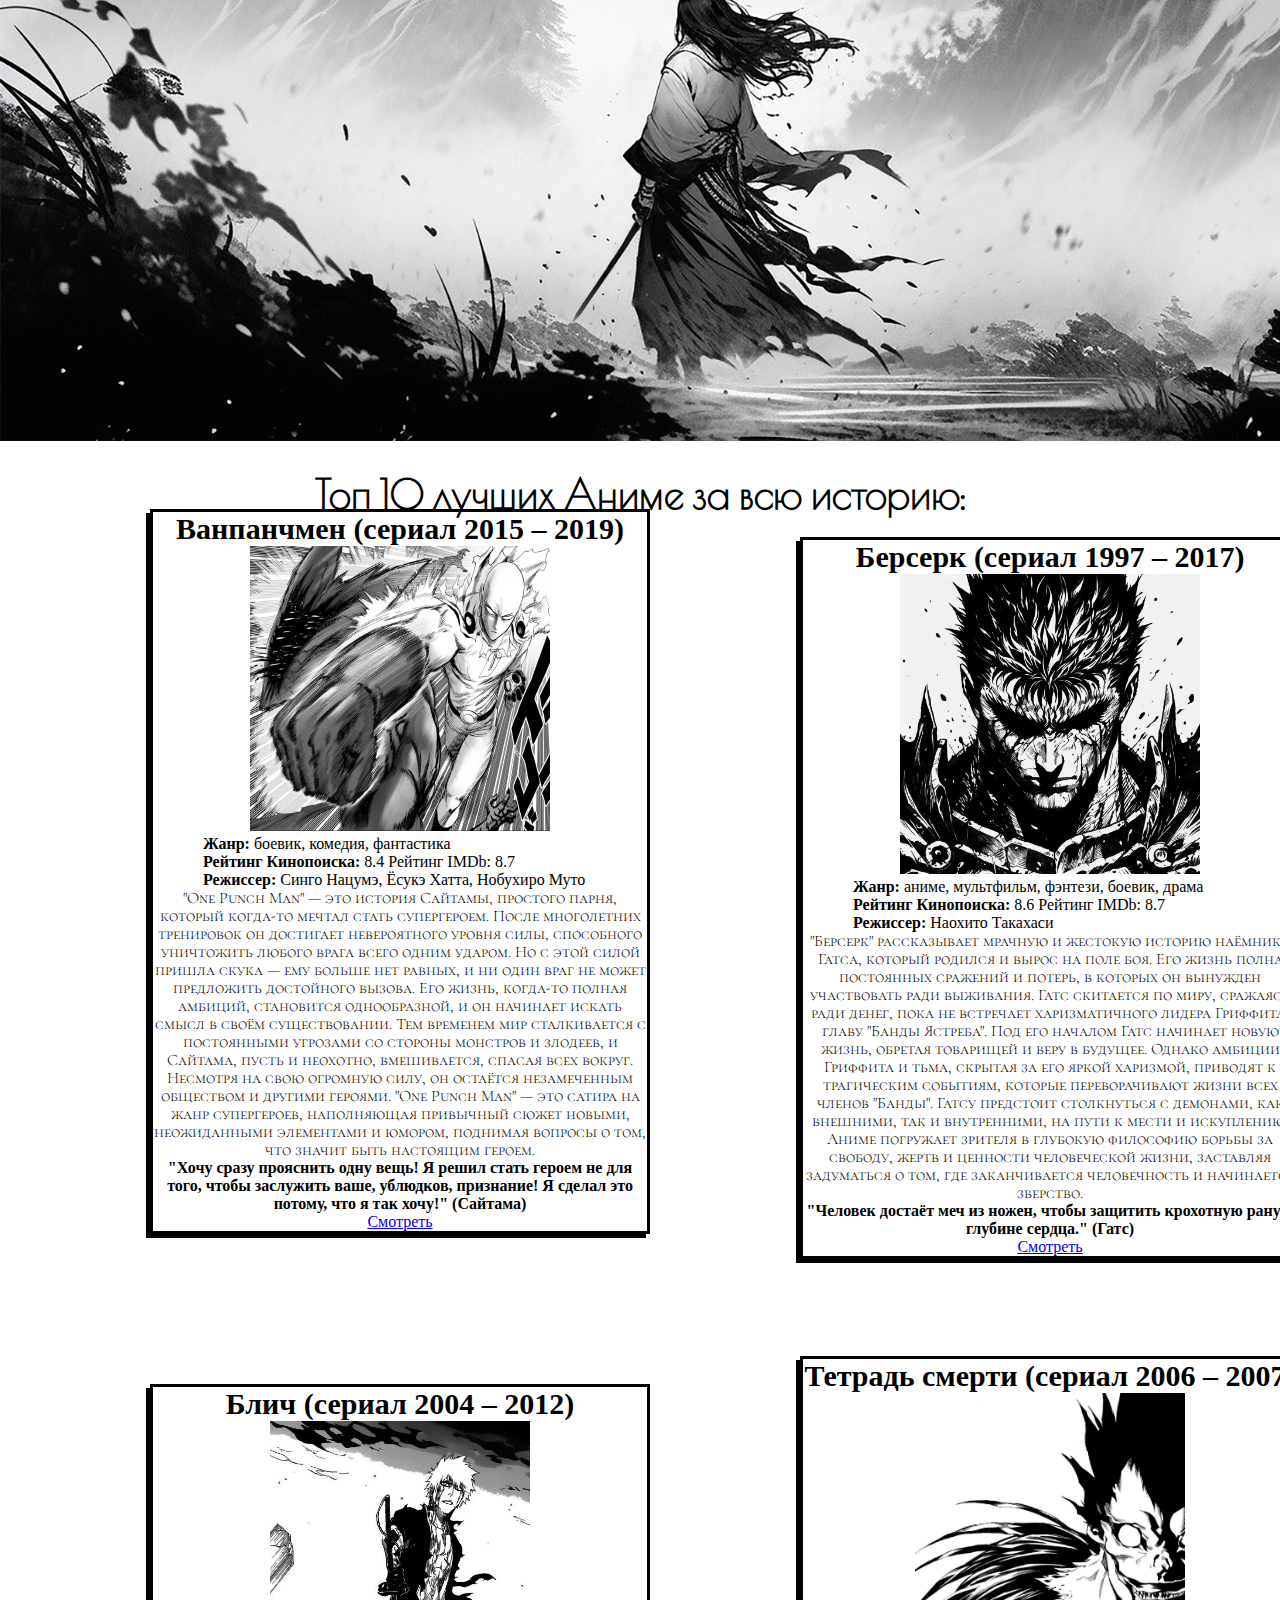
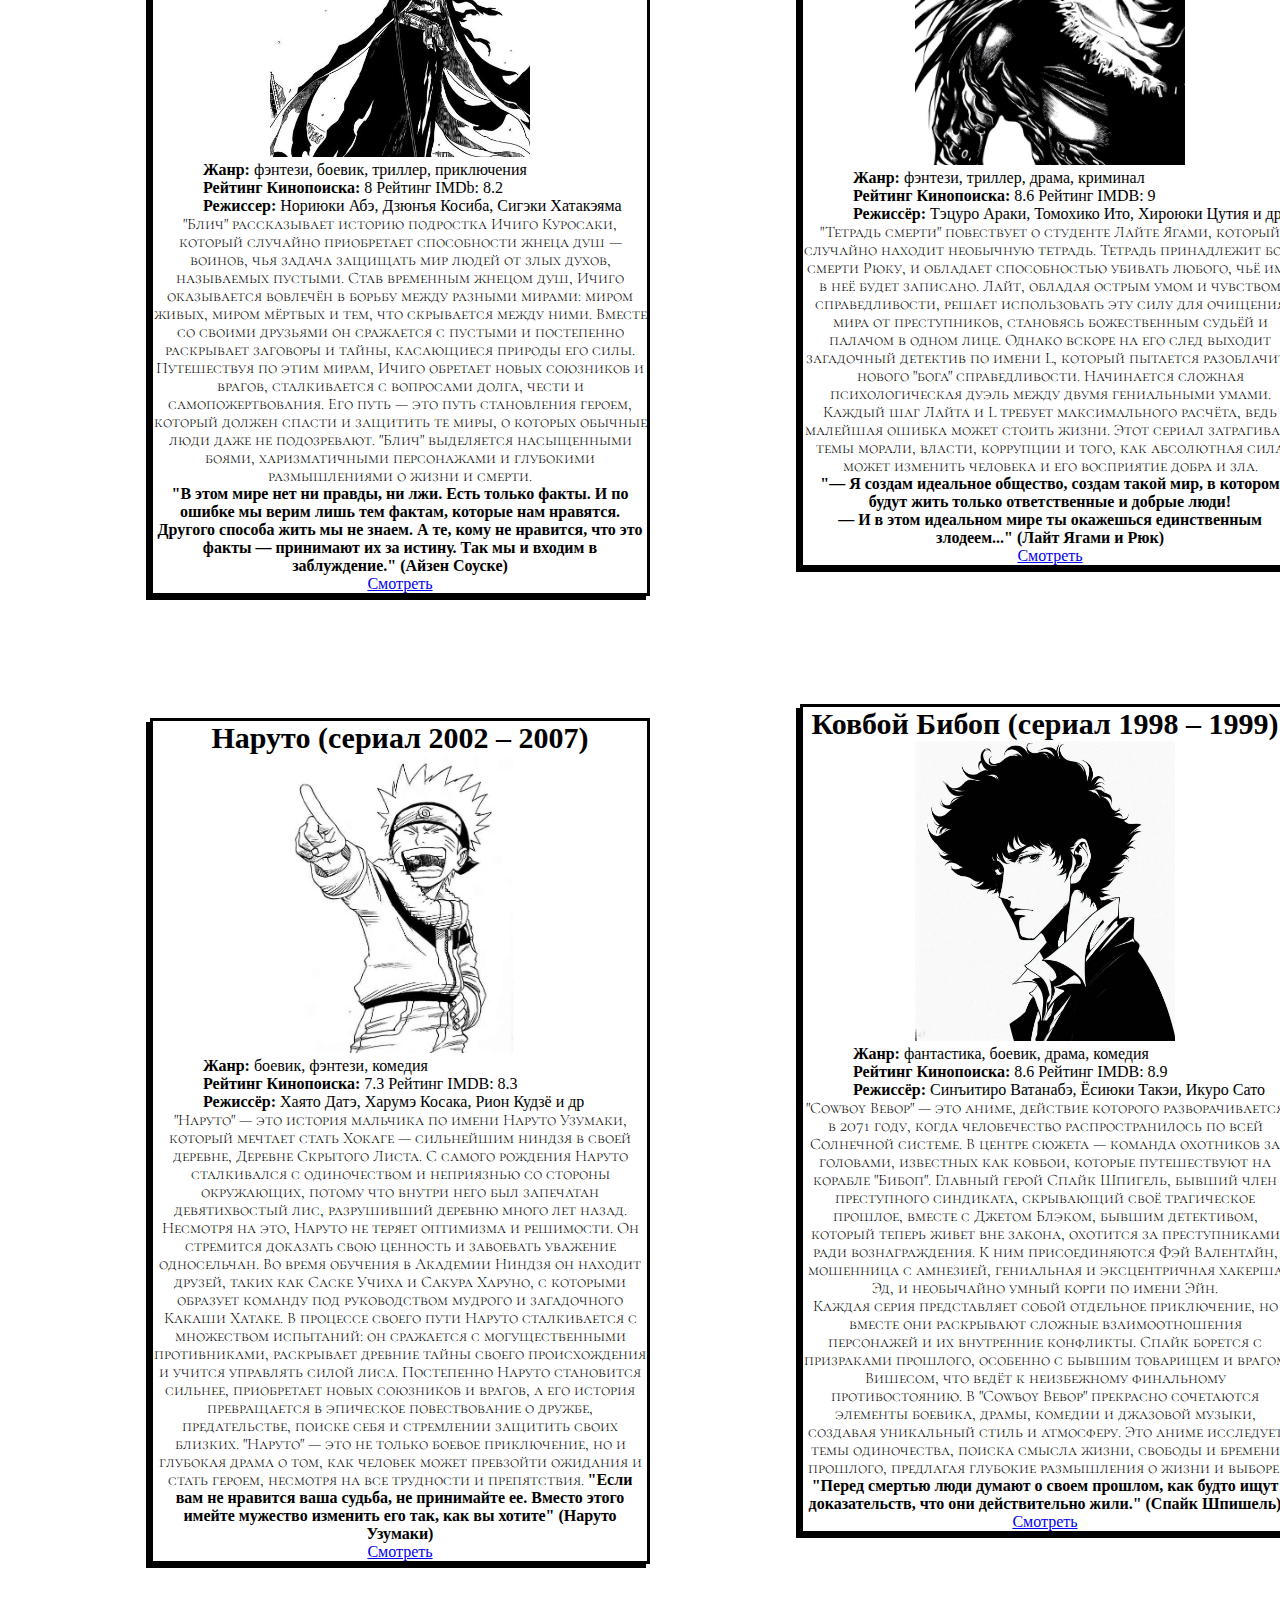
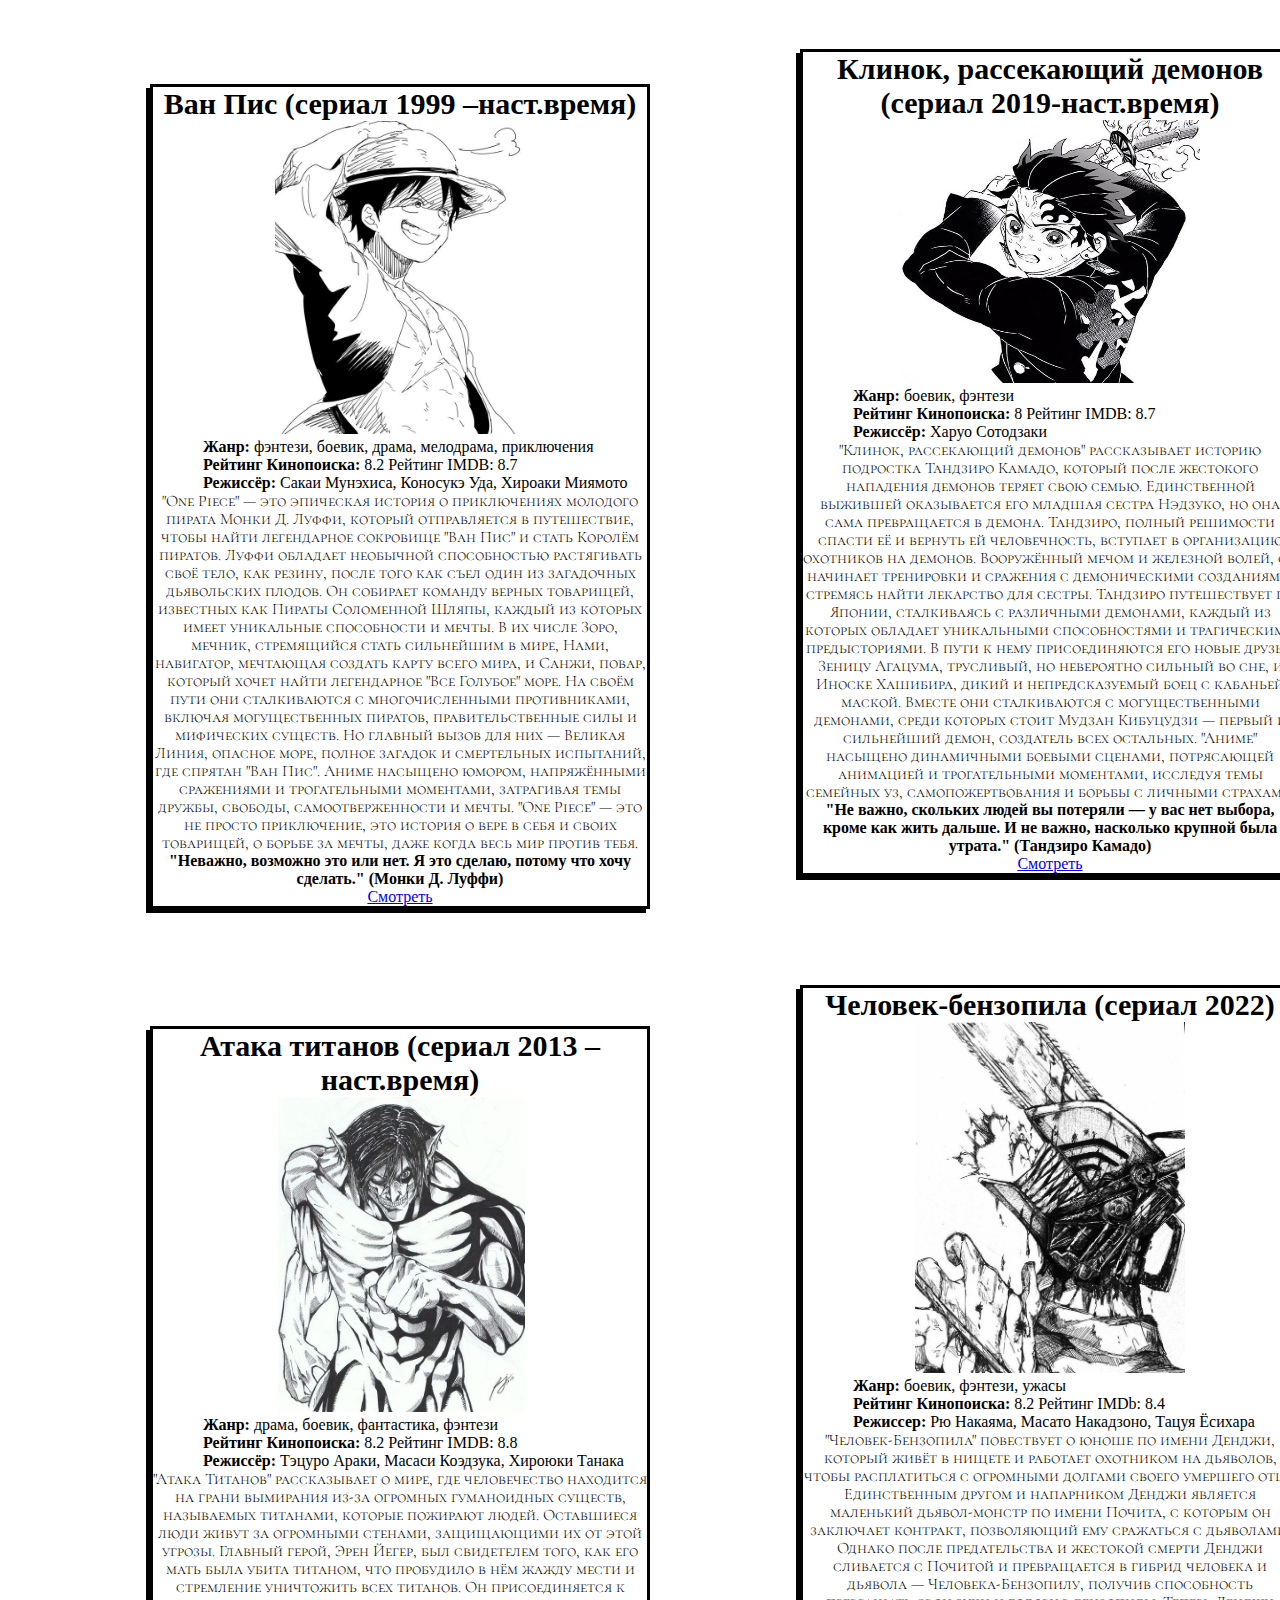
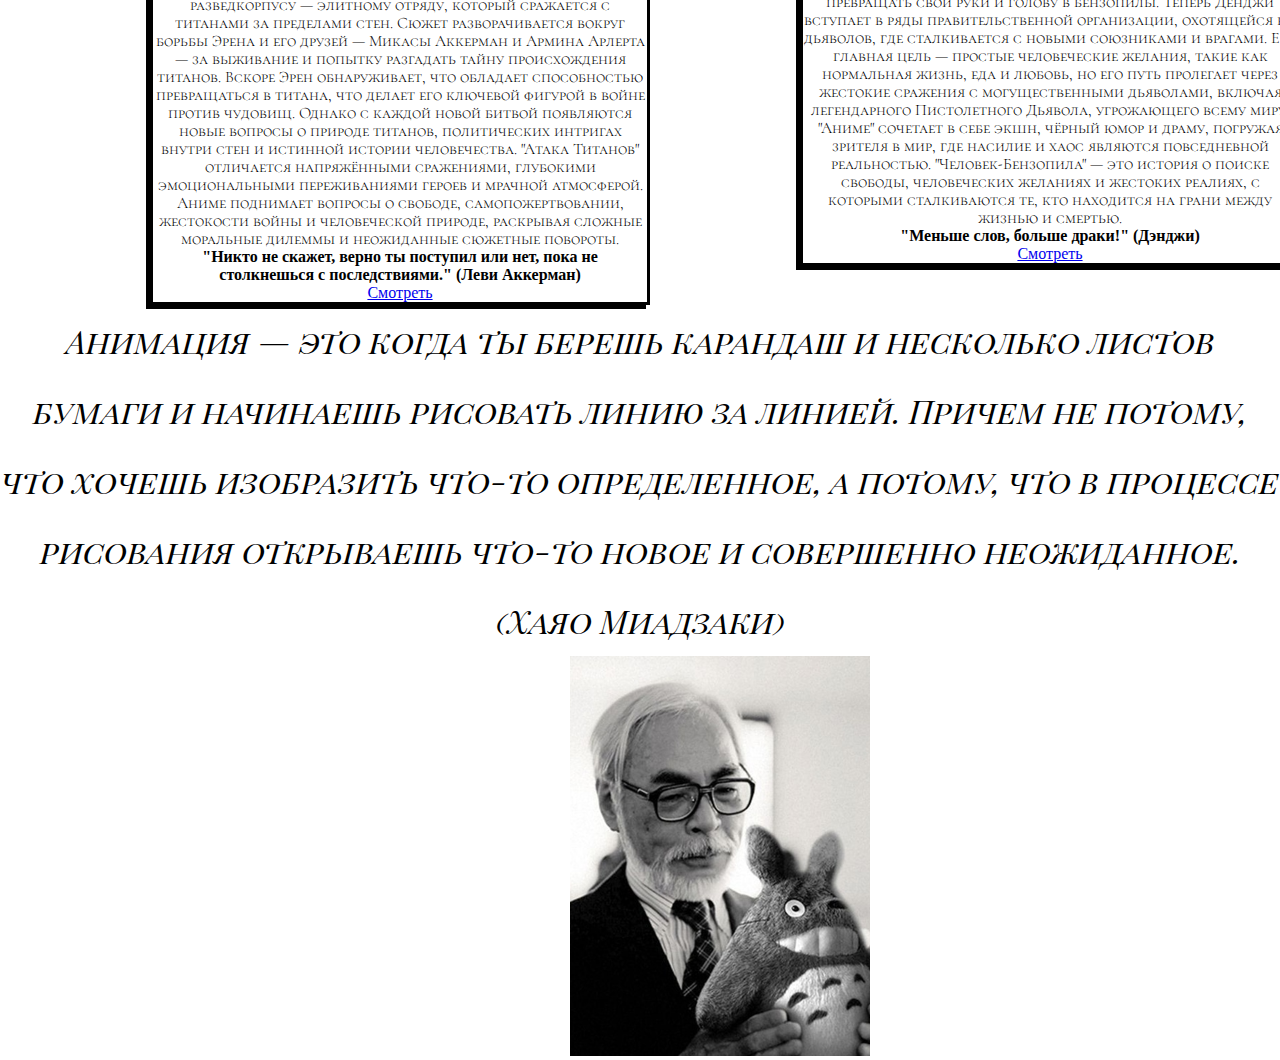
<file: anime/anime.html>
<!DOCTYPE html>
<html lang="ru">
<head>
    <meta charset="UTF-8">
    <meta name="viewport" content="width=device-width, initial-scale=1.0">
    <title>Аниме</title>
    <link rel="stylesheet" href="anime.css">
    <link rel="shortcut icon" href="img/animeiso.jpg" type="image/x-icon">
    <style>
        @import url('https://fonts.googleapis.com/css2?family=Playfair+Display+SC:ital,wght@0,400;0,700;0,900;1,400;1,700;1,900&family=Yeseva+One&display=swap');
        @import url('https://fonts.googleapis.com/css2?family=Playfair+Display+SC:ital,wght@0,400;0,700;0,900;1,400;1,700;1,900&family=Poiret+One&family=Yeseva+One&display=swap');
        @import url('https://fonts.googleapis.com/css2?family=Kaisei+Decol:wght@400;500;700&family=Playfair+Display+SC:ital,wght@0,400;0,700;0,900;1,400;1,700;1,900&family=Poiret+One&family=Yeseva+One&display=swap');
        @import url('https://fonts.googleapis.com/css2?family=Kaisei+Decol:wght@400;500;700&family=Playfair+Display+SC:ital,wght@0,400;0,700;0,900;1,400;1,700;1,900&family=Podkova:wght@400..800&family=Poiret+One&family=Yeseva+One&display=swap');
        @import url('https://fonts.googleapis.com/css2?family=Cormorant+SC:wght@300;400;500;600;700&family=Kaisei+Decol:wght@400;500;700&family=Playfair+Display+SC:ital,wght@0,400;0,700;0,900;1,400;1,700;1,900&family=Podkova:wght@400..800&family=Poiret+One&family=Yeseva+One&display=swap');
    </style>
</head>
<body>
    <header class="header">
        <h1 class="h1">
            <span style="position: relative;right: 50px;">"Мир Аниме:</span> Погружение в <span style="position: relative;right: 75px;">Японскую</span> <span style="position: relative;right: 70px;">Культуру и</span> <span style="position: relative;right: 60px;">Искусство"</span>
        </h1>
    </header>
    <h2 class="history">
        История появления Аниме в мире
    </h2>
    <div class="divhistory">
        <h2 class="historyh2">
            Начало анимации в Японии:
        </h2> <br>
        <p class="historytext">
            Аниме берёт свои корни из традиционной японской анимации, которая начала развиваться в начале XX века. Первые анимационные эксперименты в Японии появились еще в 1910-е годы, когда режиссёры, такие как <a target="_blank" href="https://school.pryamaya.ru/article/chto-takoe-anime-i-kak-ono-poyavilos/">Дзюнъити Коти, Сейтаро Китаяма и Отомо Симокава</a>, начали экспериментировать с короткими анимационными фильмами. <br>

            В 1920-1930-е годы анимация развивалась медленно, во многом из-за отсутствия ресурсов и технологий, но также из-за того, что большая часть кинематографа была сосредоточена на военной пропаганде в предвоенные и военные годы. В этот период анимация использовалась, главным образом, как инструмент для обучения и пропаганды.
        </p>
        <img src="img/goju.jpg" alt="" width="170px">
        <h2 class="historyh2">
            Основа для современного аниме:
        </h2> <br>
        <p class="historytext">
            После Второй мировой войны, в 1950-е годы, анимация в Японии начала приобретать новую форму. Большое влияние на развитие японской анимации оказал <a href="https://ru.wikipedia.org/wiki/%D0%94%D0%B8%D1%81%D0%BD%D0%B5%D0%B9,_%D0%A3%D0%BE%D0%BB%D1%82" target="_blank" rel="noopener noreferrer">Уолт Дисней</a> и его фильмы, такие как «Белоснежка и семь гномов» (1937). Японские аниматоры переняли его методы и стиль, адаптируя их к своим собственным традициям.

            Особенно важной фигурой для развития аниме стал <a href="https://ru.wikipedia.org/wiki/%D0%A2%D1%8D%D0%B4%D0%B7%D1%83%D0%BA%D0%B0,_%D0%9E%D1%81%D0%B0%D0%BC%D1%83" target="_blank" rel="noopener noreferrer">Осаму Тэдзука</a> — человек, которого часто называют "отцом" аниме. Его манга <a target="_blank" href="https://ru.wikipedia.org/wiki/Astro_Boy">"Astro Boy"</a> (или "Tetsuwan Atom") стала основой для первого крупного анимационного сериала в 1963 году. Тэдзука использовал экономичные методы анимации, такие как ограниченное количество кадров в секунду и минималистичные фоны, что помогло значительно сократить затраты на производство.
        </p>
        <img src="img/mg.jpg" alt="" width="170px">
        <h2 class="historyh2">
            Подъём аниме в 1970-1980-е годы:
        </h2> <br>
        <p class="historytext">
            В 1970-е и 1980-е годы аниме продолжало развиваться, обретая популярность не только в Японии, но и за её пределами. В этот период появились такие классические аниме-сериалы, как <a href="https://ru.wikipedia.org/wiki/Mobile_Suit_Gundam_Wing" target="_blank" rel="noopener noreferrer">"Гандамы"</a> (Mobile Suit Gundam), <a href="https://ru.wikipedia.org/wiki/%D0%9A%D0%BE%D1%81%D0%BC%D0%B8%D1%87%D0%B5%D1%81%D0%BA%D0%B8%D0%B9_%D0%BF%D0%B8%D1%80%D0%B0%D1%82_%D0%A5%D0%B0%D1%80%D0%BB%D0%BE%D0%BA" target="_blank" rel="noopener noreferrer">"Капитан Харлок"</a> и <a href="https://ru.wikipedia.org/wiki/Mazinger_Z" target="_blank" rel="noopener noreferrer">"Мазингер Зет"</a>. Эти сериалы помогли закрепить жанр меха (гигантских роботов) в японской анимации и на международной сцене.
        </p>
        <img src="img/blch.jpg" alt="" width="170">
        <h2 class="historyh2">
            1980-е – «Золотая эра» аниме:
        </h2> <br>
        <p class="historytext">
            1980-е годы считаются «золотой эрой» аниме, когда анимация вышла на новый уровень как в плане техники, так и в плане популярности. В это время вышли культовые фильмы и сериалы, такие как <a href="https://ru.wikipedia.org/wiki/%D0%9D%D0%B0%D0%B2%D1%81%D0%B8%D0%BA%D0%B0%D1%8F_%D0%B8%D0%B7_%D0%94%D0%BE%D0%BB%D0%B8%D0%BD%D1%8B_%D0%B2%D0%B5%D1%82%D1%80%D0%BE%D0%B2" target="_blank" rel="noopener noreferrer">"Нausicaä из Долины Ветров" (1984)</a> Хаяо Миядзаки и <a href="https://ru.wikipedia.org/wiki/%D0%90%D0%BA%D0%B8%D1%80%D0%B0_(%D0%B0%D0%BD%D0%B8%D0%BC%D0%B5)" target="_blank" rel="noopener noreferrer">"Акыра" (1988)</a> Кацухиро Отомо. Эти работы сделали аниме узнаваемым на мировом уровне и помогли закрепить Японию как лидера в анимации.
        </p>
        <img src="img/fotani.jpg" alt="" width="170">
        <h2 class="historyh2">
            1990-е и глобальная популярность:
        </h2> <br>
        <p class="historytext">
            В 1990-е годы аниме стало популярным по всему миру, благодаря сериалам, таким как <a href="https://ru.wikipedia.org/wiki/%D0%A1%D0%B5%D0%B9%D0%BB%D0%BE%D1%80_%D0%9C%D1%83%D0%BD" target="_blank" rel="noopener noreferrer">"Сейлор Мун"</a>, <a href="https://ru.wikipedia.org/wiki/%D0%95%D0%B2%D0%B0%D0%BD%D0%B3%D0%B5%D0%BB%D0%B8%D0%BE%D0%BD" target="_blank" rel="noopener noreferrer">"Евангелион"</a>, <a href="https://ru.wikipedia.org/wiki/%D0%9F%D0%BE%D0%BA%D0%B5%D0%BC%D0%BE%D0%BD" target="_blank" rel="noopener noreferrer">"Покемон"</a>, а также фильму Хаяо Миядзаки <a href="https://ru.wikipedia.org/wiki/%D0%9F%D1%80%D0%B8%D0%BD%D1%86%D0%B5%D1%81%D1%81%D0%B0_%D0%9C%D0%BE%D0%BD%D0%BE%D0%BD%D0%BE%D0%BA%D0%B5" target="_blank" rel="noopener noreferrer">"Принцесса Мононоке" (1997)</a>. В это время в аниме-стиле начали появляться разнообразные жанры — от экшена и фантастики до романтики и повседневной жизни, что расширило аудиторию.
        </p>
        <img src="img/animegirl.jpg" alt="" width="170">
        <h2 class="historyh2">
            XXI век и глобализация аниме:
        </h2> <br>
        <p class="historytext">
            С наступлением XXI века аниме стало частью массовой культуры во многих странах, включая США и Европу. Фильмы студии Ghibli, такие как <a href="https://ru.wikipedia.org/wiki/%D0%A3%D0%BD%D0%B5%D1%81%D1%91%D0%BD%D0%BD%D1%8B%D0%B5_%D0%BF%D1%80%D0%B8%D0%B7%D1%80%D0%B0%D0%BA%D0%B0%D0%BC%D0%B8" target="_blank" rel="noopener noreferrer">"Унесённые призраками" (2001)</a>, завоевали международные премии, включая «Оскар». Появились новые жанры и гибридные формы, такие как анимационные фильмы с элементами компьютерной графики.
        </p>
        <img src="img/animegirl2.jpg" alt="" width="170"> 
        <h2 class="historyh2">
            Современное аниме:
        </h2> <br>
        <p class="historytext">
            В последние годы аниме продолжает оставаться важной частью мировой поп-культуры. Стриминговые платформы, такие как Netflix и Crunchyroll, активно инвестируют в производство и распространение аниме, что способствует его дальнейшему распространению за пределами Японии. Такие работы, как "Атака титанов" и "Моя геройская академия", обретают глобальную популярность, привлекая как новых, так и старых поклонников.
        </p>
        <img src="img/basck.jpg" alt="" width="190">
    </div>
        <div class="endhistory">
            <p>
            Сегодня Аниме — это больше, чем просто анимация. Это форма искусства, которая влияет на моду, музыку, видеоигры и другие аспекты современной культуры.
            </p>
        </div>
        <br><br><br><br><br><br>
    <div class="tatle1">
        <h2 class="tatle2">
            Какие <span style="position: relative;right: 5px;">Аниме</span> <span style="position: relative;right: 13px;">тайтлы</span> стоит <span style="position: relative;right: 60px;">посмотреть</span>
        </h2>
    </div>
        <h2 class="wochet">
        Топ 10 лучших Аниме за всю историю: 
        </h2>
    </div>
    <div class="top10berserck">
        <h3 class="top10h3">
            Берсерк (сериал 1997 – 2017)
        </h3>
        <img src="img/gats.jpg" alt="" width="300">
        <p>
            <div style="text-align: left; padding-left: 50px;">
                <strong>Жанр:</strong> аниме, мультфильм, фэнтези, боевик, драма <br>
            <strong>Рейтинг Кинопоиска:</strong> 8.6 Рейтинг IMDb: 8.7 <br>
            <strong>Режиссер:</strong> Наохито Такахаси
            </div>
            <span class="top10text">
                "Берсерк" рассказывает мрачную и жестокую историю наёмника Гатса, который родился и вырос на поле боя. Его жизнь полна постоянных сражений и потерь, в которых он вынужден участвовать ради выживания. Гатс скитается по миру, сражаясь ради денег, пока не встречает харизматичного лидера Гриффита, главу "Банды Ястреба". Под его началом Гатс начинает новую жизнь, обретая товарищей и веру в будущее. Однако амбиции Гриффита и тьма, скрытая за его яркой харизмой, приводят к трагическим событиям, которые переворачивают жизни всех членов "Банды". Гатсу предстоит столкнуться с демонами, как внешними, так и внутренними, на пути к мести и искуплению. Аниме погружает зрителя в глубокую философию борьбы за свободу, жертв и ценности человеческой жизни, заставляя задуматься о том, где заканчивается человечность и начинается зверство.</span>
                <br>
            <strong>"Человек достаёт меч из ножен, чтобы защитить крохотную рану в глубине сердца." (Гатс)</strong>
        </p>
        <a target="_blank" href="https://jut.su/berserk/">Смотреть</a>
    </div>
    <div class="top10h3onepach">
        <h3 class="top10h3">
            Ванпанчмен (сериал 2015 – 2019)
        </h3>
        <img src="img/onepach.jpg" alt="" width="300" height="285">
        <p>
            <div style="text-align: left; padding-left: 50px;">
                <strong>Жанр:</strong> боевик, комедия, фантастика <br> <strong>Рейтинг Кинопоиска:</strong> 8.4 Рейтинг IMDb: 8.7 <br>
                <strong>Режиссер:</strong> Синго Нацумэ, Ёсукэ Хатта, Нобухиро Муто <br>
            </div>
            <span class="top10text">
                "One Punch Man" — это история Сайтамы, простого парня, который когда-то мечтал стать супергероем. После многолетних тренировок он достигает невероятного уровня силы, способного уничтожить любого врага всего одним ударом. Но с этой силой пришла скука — ему больше нет равных, и ни один враг не может предложить достойного вызова. Его жизнь, когда-то полная амбиций, становится однообразной, и он начинает искать смысл в своём существовании. Тем временем мир сталкивается с постоянными угрозами со стороны монстров и злодеев, и Сайтама, пусть и неохотно, вмешивается, спасая всех вокруг. Несмотря на свою огромную силу, он остаётся незамеченным обществом и другими героями. "One Punch Man" — это сатира на жанр супергероев, наполняющая привычный сюжет новыми, неожиданными элементами и юмором, поднимая вопросы о том, что значит быть настоящим героем.
            </span>
            <br>
            <strong>"Хочу сразу прояснить одну вещь! Я решил стать героем не для того, чтобы заслужить ваше, ублюдков, признание! Я сделал это потому, что я так хочу!" (Сайтама)</strong>
        </p>
        <a href="https://jut.su/onepuunchman/" target="_blank" rel="noopener noreferrer">Смотреть</a>
    </div>
    <div class="top10blich">
        <h3 class="top10h3">
            Блич (сериал 2004 – 2012)
        </h3>
        <img src="img/blich.jpg" alt="" width="260">
        <p>
            <div style="text-align: left; padding-left: 50px;">
                <strong>Жанр:</strong> фэнтези, боевик, триллер, приключения <br> <strong>Рейтинг Кинопоиска:</strong> 8 Рейтинг IMDb: 8.2 <br> <strong>Режиссер:</strong> Нориюки Абэ, Дзюнъя Косиба, Сигэки Хатакэяма
            </div>
            <span class="top10text">
                "Блич" рассказывает историю подростка Ичиго Куросаки, который случайно приобретает способности жнеца душ — воинов, чья задача защищать мир людей от злых духов, называемых пустыми. Став временным жнецом душ, Ичиго оказывается вовлечён в борьбу между разными мирами: миром живых, миром мёртвых и тем, что скрывается между ними. Вместе со своими друзьями он сражается с пустыми и постепенно раскрывает заговоры и тайны, касающиеся природы его силы. Путешествуя по этим мирам, Ичиго обретает новых союзников и врагов, сталкивается с вопросами долга, чести и самопожертвования. Его путь — это путь становления героем, который должен спасти и защитить те миры, о которых обычные люди даже не подозревают. "Блич" выделяется насыщенными боями, харизматичными персонажами и глубокими размышлениями о жизни и смерти.
            </span>
            <br>
            <strong>"В этом мире нет ни правды, ни лжи. Есть только факты. И по ошибке мы верим лишь тем фактам, которые нам нравятся. Другого способа жить мы не знаем. А те, кому не нравится, что это факты — принимают их за истину. Так мы и входим в заблуждение." (Айзен Соуске)</strong>
        </p>
        <a href="https://jut.su/bleeach/" target="_blank" rel="noopener noreferrer">Смотреть</a>
    </div>
    <div class="top10dead">
        <h3 class="top10h3">
            Тетрадь смерти (сериал 2006 – 2007)
        </h3>
        <img src="img/dead.jpg" alt="" width="270">
        <p>
            <div style="text-align: left; padding-left: 50px;">
                <strong>Жанр:</strong> фэнтези, триллер, драма, криминал <br> <strong>Рейтинг Кинопоиска:</strong> 8.6 Рейтинг IMDB: 9 <br> <strong>Режиссёр:</strong> Тэцуро Араки, Томохико Ито, Хироюки Цутия и др
            </div>
            <span class="top10text">
                "Тетрадь смерти" повествует о студенте Лайте Ягами, который случайно находит необычную тетрадь. Тетрадь принадлежит богу смерти Рюку, и обладает способностью убивать любого, чьё имя в неё будет записано. Лайт, обладая острым умом и чувством справедливости, решает использовать эту силу для очищения мира от преступников, становясь божественным судьёй и палачом в одном лице. Однако вскоре на его след выходит загадочный детектив по имени L, который пытается разоблачить нового "бога" справедливости. Начинается сложная психологическая дуэль между двумя гениальными умами. Каждый шаг Лайта и L требует максимального расчёта, ведь малейшая ошибка может стоить жизни. Этот сериал затрагивает темы морали, власти, коррупции и того, как абсолютная сила может изменить человека и его восприятие добра и зла.
            </span>
            <br>
            <strong>
                "— Я создам идеальное общество, создам такой мир, в котором будут жить только ответственные и добрые люди! <br>
                — И в этом идеальном мире ты окажешься единственным злодеем..." (Лайт Ягами и Рюк)</strong>
        </p>
        <a href="https://jut.su/bookofd/episode-1.html" target="_blank" rel="noopener noreferrer">Смотреть</a>
    </div>
    <div class="top10naruto">
        <h3 class="top10h3">
            Наруто (сериал 2002 – 2007)
        </h3>
        <img src="img/naruto1.png" alt="" width="230">
        <p>
            <div style="text-align: left; padding-left: 50px;">
                <strong>Жанр:</strong> боевик, фэнтези, комедия <br> <strong>Рейтинг Кинопоиска:</strong> 7.3 Рейтинг IMDB: 8.3 <br> <strong>Режиссёр:</strong> Хаято Датэ, Харумэ Косака, Рион Кудзё и др
            </div>
            <span class="top10text">
                "Наруто" — это история мальчика по имени Наруто Узумаки, который мечтает стать Хокаге — сильнейшим ниндзя в своей деревне, Деревне Скрытого Листа. С самого рождения Наруто сталкивался с одиночеством и неприязнью со стороны окружающих, потому что внутри него был запечатан девятихвостый лис, разрушивший деревню много лет назад. Несмотря на это, Наруто не теряет оптимизма и решимости. Он стремится доказать свою ценность и завоевать уважение односельчан. Во время обучения в Академии Ниндзя он находит друзей, таких как Саске Учиха и Сакура Харуно, с которыми образует команду под руководством мудрого и загадочного Какаши Хатаке. В процессе своего пути Наруто сталкивается с множеством испытаний: он сражается с могущественными противниками, раскрывает древние тайны своего происхождения и учится управлять силой лиса. Постепенно Наруто становится сильнее, приобретает новых союзников и врагов, а его история превращается в эпическое повествование о дружбе, предательстве, поиске себя и стремлении защитить своих близких. "Наруто" — это не только боевое приключение, но и глубокая драма о том, как человек может превзойти ожидания и стать героем, несмотря на все трудности и препятствия.
            </span>
            <strong>"Если вам не нравится ваша судьба, не принимайте ее. Вместо этого имейте мужество изменить его так, как вы хотите" (Наруто Узумаки)</strong>
        </p>
        <a href="https://jut.su/naruuto/" target="_blank" rel="noopener noreferrer">Смотреть</a>
    </div>
    <div class="top10bibbop">
        <h3 class="top10h3">
            Ковбой Бибоп (сериал 1998 – 1999)
        </h3>
        <img src="img/cowboy4.jpg" alt="" width="260" height="300">
        <p>
            <div style="text-align: left; padding-left: 50px;">
                <strong>Жанр:</strong> фантастика, боевик, драма, комедия <br> <strong>Рейтинг Кинопоиска:</strong> 8.6 Рейтинг IMDB: 8.9 <br> <strong>Режиссёр:</strong> Синъитиро Ватанабэ, Ёсиюки Такэи, Икуро Сато
            </div>
            <span class="top10text">
                "Cowboy Bebop" — это аниме, действие которого разворачивается в 2071 году, когда человечество распространилось по всей Солнечной системе. В центре сюжета — команда охотников за головами, известных как ковбои, которые путешествуют на корабле "Бибоп". Главный герой Спайк Шпигель, бывший член преступного синдиката, скрывающий своё трагическое прошлое, вместе с Джетом Блэком, бывшим детективом, который теперь живет вне закона, охотится за преступниками ради вознаграждения. К ним присоединяются Фэй Валентайн, мошенница с амнезией, гениальная и эксцентричная хакерша Эд, и необычайно умный корги по имени Эйн. <br>

                Каждая серия представляет собой отдельное приключение, но вместе они раскрывают сложные взаимоотношения персонажей и их внутренние конфликты. Спайк борется с призраками прошлого, особенно с бывшим товарищем и врагом Вишесом, что ведёт к неизбежному финальному противостоянию. В "Cowboy Bebop" прекрасно сочетаются элементы боевика, драмы, комедии и джазовой музыки, создавая уникальный стиль и атмосферу. Это аниме исследует темы одиночества, поиска смысла жизни, свободы и бремени прошлого, предлагая глубокие размышления о жизни и выборе.
            </span>
            <strong>"Перед смертью люди думают о своем прошлом, как будто ищут доказательств, что они действительно жили." (Спайк Шпишель)</strong>
        </p>
        <a href="https://jut.su/cowboy-bebop/?ysclid=lj4hg5mb9j705315150" target="_blank" rel="noopener noreferrer">Смотреть</a>
    </div>
    <div class="top10onepice">
        <h3 class="top10h3">
            Ван Пис (сериал 1999 –наст.время)
        </h3>
        <img src="img/onepiec.jpg" alt="" width="250">
        <p>
            <div style="text-align: left; padding-left: 50px;">
                <strong>Жанр:</strong> фэнтези, боевик, драма, мелодрама, приключения <br> <strong>Рейтинг Кинопоиска:</strong> 8.2 Рейтинг IMDB: 8.7 <br> <strong>Режиссёр:</strong> Сакаи Мунэхиса, Коносукэ Уда, Хироаки Миямото
            </div>
            <span class="top10text">
                "One Piece" — это эпическая история о приключениях молодого пирата Монки Д. Луффи, который отправляется в путешествие, чтобы найти легендарное сокровище "Ван Пис" и стать Королём пиратов. Луффи обладает необычной способностью растягивать своё тело, как резину, после того как съел один из загадочных дьявольских плодов. Он собирает команду верных товарищей, известных как Пираты Соломенной Шляпы, каждый из которых имеет уникальные способности и мечты. В их числе Зоро, мечник, стремящийся стать сильнейшим в мире, Нами, навигатор, мечтающая создать карту всего мира, и Санжи, повар, который хочет найти легендарное "Все Голубое" море.

                На своём пути они сталкиваются с многочисленными противниками, включая могущественных пиратов, правительственные силы и мифических существ. Но главный вызов для них — Великая Линия, опасное море, полное загадок и смертельных испытаний, где спрятан "Ван Пис". Аниме насыщено юмором, напряжёнными сражениями и трогательными моментами, затрагивая темы дружбы, свободы, самоотверженности и мечты.

                "One Piece" — это не просто приключение, это история о вере в себя и своих товарищей, о борьбе за мечты, даже когда весь мир против тебя.
            </span>
                <strong>"Неважно, возможно это или нет. Я это сделаю, потому что хочу сделать." (Монки Д. Луффи)  </strong>
        </p>
        <a href="https://jut.su/oneepiece/" target="_blank" rel="noopener noreferrer">Смотреть</a>
    </div>
    <div class="top10demonblad">
        <h3 class="top10h3">
            Клинок, рассекающий демонов (сериал 2019-наст.время)
        </h3>
        <img src="img/tang.jpg" alt="" width="300" height="263">
        <p>
            <div style="text-align: left; padding-left: 50px;">
                <strong>Жанр:</strong> боевик, фэнтези <br> <strong>Рейтинг Кинопоиска:</strong> 8 Рейтинг IMDB: 8.7 <br> <strong>Режиссёр:</strong> Харуо Сотодзаки
            </div>
            <span class="top10text">
                "Клинок, рассекающий демонов" рассказывает историю подростка Тандзиро Камадо, который после жестокого нападения демонов теряет свою семью. Единственной выжившей оказывается его младшая сестра Нэдзуко, но она сама превращается в демона. Тандзиро, полный решимости спасти её и вернуть ей человечность, вступает в организацию охотников на демонов. Вооружённый мечом и железной волей, он начинает тренировки и сражения с демоническими созданиями, стремясь найти лекарство для сестры.

                Тандзиро путешествует по Японии, сталкиваясь с различными демонами, каждый из которых обладает уникальными способностями и трагическими предысториями. В пути к нему присоединяются его новые друзья: Зеницу Агацума, трусливый, но невероятно сильный во сне, и Иноске Хашибира, дикий и непредсказуемый боец с кабаньей маской. Вместе они сталкиваются с могущественными демонами, среди которых стоит Мудзан Кибуцудзи — первый и сильнейший демон, создатель всех остальных.

                "Аниме" насыщено динамичными боевыми сценами, потрясающей анимацией и трогательными моментами, исследуя темы семейных уз, самопожертвования и борьбы с личными страхами. 
            </span>
            <strong>"Не важно, скольких людей вы потеряли — у вас нет выбора, кроме как жить дальше. И не важно, насколько крупной была утрата." (Тандзиро Камадо)</strong>
        </p>
        <a href="https://jut.su/kime-no-yaiba/" target="_blank" rel="noopener noreferrer">Смотреть</a>
    </div>
    <div class="top10atakatit">
        <h3 class="top10h3">
            Атака титанов (сериал 2013 – наст.время)
        </h3>
        <img src="img/ataka1.jpg" alt="" width="250">
        <p>
            <div style="text-align: left; padding-left: 50px;">
                <strong>Жанр:</strong> драма, боевик, фантастика, фэнтези <br> <strong>Рейтинг Кинопоиска:</strong> 8.2 Рейтинг IMDB: 8.8 <br> <strong>Режиссёр:</strong> Тэцуро Араки, Масаси Коэдзука, Хироюки Танака
            </div>  
            <span class="top10text">
                "Атака Титанов" рассказывает о мире, где человечество находится на грани вымирания из-за огромных гуманоидных существ, называемых титанами, которые пожирают людей. Оставшиеся люди живут за огромными стенами, защищающими их от этой угрозы. Главный герой, Эрен Йегер, был свидетелем того, как его мать была убита титаном, что пробудило в нём жажду мести и стремление уничтожить всех титанов. Он присоединяется к разведкорпусу — элитному отряду, который сражается с титанами за пределами стен.

                Сюжет разворачивается вокруг борьбы Эрена и его друзей — Микасы Аккерман и Армина Арлерта — за выживание и попытку разгадать тайну происхождения титанов. Вскоре Эрен обнаруживает, что обладает способностью превращаться в титана, что делает его ключевой фигурой в войне против чудовищ. Однако с каждой новой битвой появляются новые вопросы о природе титанов, политических интригах внутри стен и истинной истории человечества.

                "Атака Титанов" отличается напряжёнными сражениями, глубокими эмоциональными переживаниями героев и мрачной атмосферой. Аниме поднимает вопросы о свободе, самопожертвовании, жестокости войны и человеческой природе, раскрывая сложные моральные дилеммы и неожиданные сюжетные повороты.
            </span>
            <br>
            <strong>"Никто не скажет, верно ты поступил или нет, пока не столкнешься с последствиями." (Леви Аккерман)</strong>
        </p>
        <a href="https://jut.su/shingekii-no-kyojin/" target="_blank" rel="noopener noreferrer">Смотреть</a>
    </div>
    <div class="top10saw">
        <h3 class="top10h3">
            Человек-бензопила (сериал 2022)
        </h3>
        <img src="img/saw.jpg" alt="" width="270">
        <p>
            <div style="text-align: left; padding-left: 50px;">
                <strong>Жанр:</strong> боевик, фэнтези, ужасы <br> <strong>Рейтинг Кинопоиска:</strong> 8.2 Рейтинг IMDb: 8.4 <br> <strong>Режиссер:</strong> Рю Накаяма, Масато Накадзоно, Тацуя Ёсихара
            </div>
            <span class="top10text">
                "Человек-Бензопила" повествует о юноше по имени Денджи, который живёт в нищете и работает охотником на дьяволов, чтобы расплатиться с огромными долгами своего умершего отца. Единственным другом и напарником Денджи является маленький дьявол-монстр по имени Почита, с которым он заключает контракт, позволяющий ему сражаться с дьяволами. Однако после предательства и жестокой смерти Денджи сливается с Почитой и превращается в гибрид человека и дьявола — Человека-Бензопилу, получив способность превращать свои руки и голову в бензопилы.

                Теперь Денджи вступает в ряды правительственной организации, охотящейся на дьяволов, где сталкивается с новыми союзниками и врагами. Его главная цель — простые человеческие желания, такие как нормальная жизнь, еда и любовь, но его путь пролегает через жестокие сражения с могущественными дьяволами, включая легендарного Пистолетного Дьявола, угрожающего всему миру.

                "Аниме" сочетает в себе экшн, чёрный юмор и драму, погружая зрителя в мир, где насилие и хаос являются повседневной реальностью. "Человек-Бензопила" — это история о поиске свободы, человеческих желаниях и жестоких реалиях, с которыми сталкиваются те, кто находится на грани между жизнью и смертью.
            </span>
            <br>
            <strong>"Меньше слов, больше драки!" (Дэнджи)</strong>
        </p>
        <a href="https://jut.su/chaainsaw-man/" target="_blank" rel="noopener noreferrer">Смотреть</a>
    </div>
    <h1 class="finalh1">
        Анимация — это когда ты берешь карандаш и несколько листов бумаги и начинаешь рисовать линию за линией. Причем не потому, что хочешь изобразить что-то определенное, а потому, что в процессе рисования открываешь что-то новое и совершенно неожиданное.
        <br>
        (Хаяо Миадзаки)
    </h1>
    <div class="finalephoto">
        <img src="img/hao.jpg" alt="" width="300">
    </div>
</body>
</html>
</file>
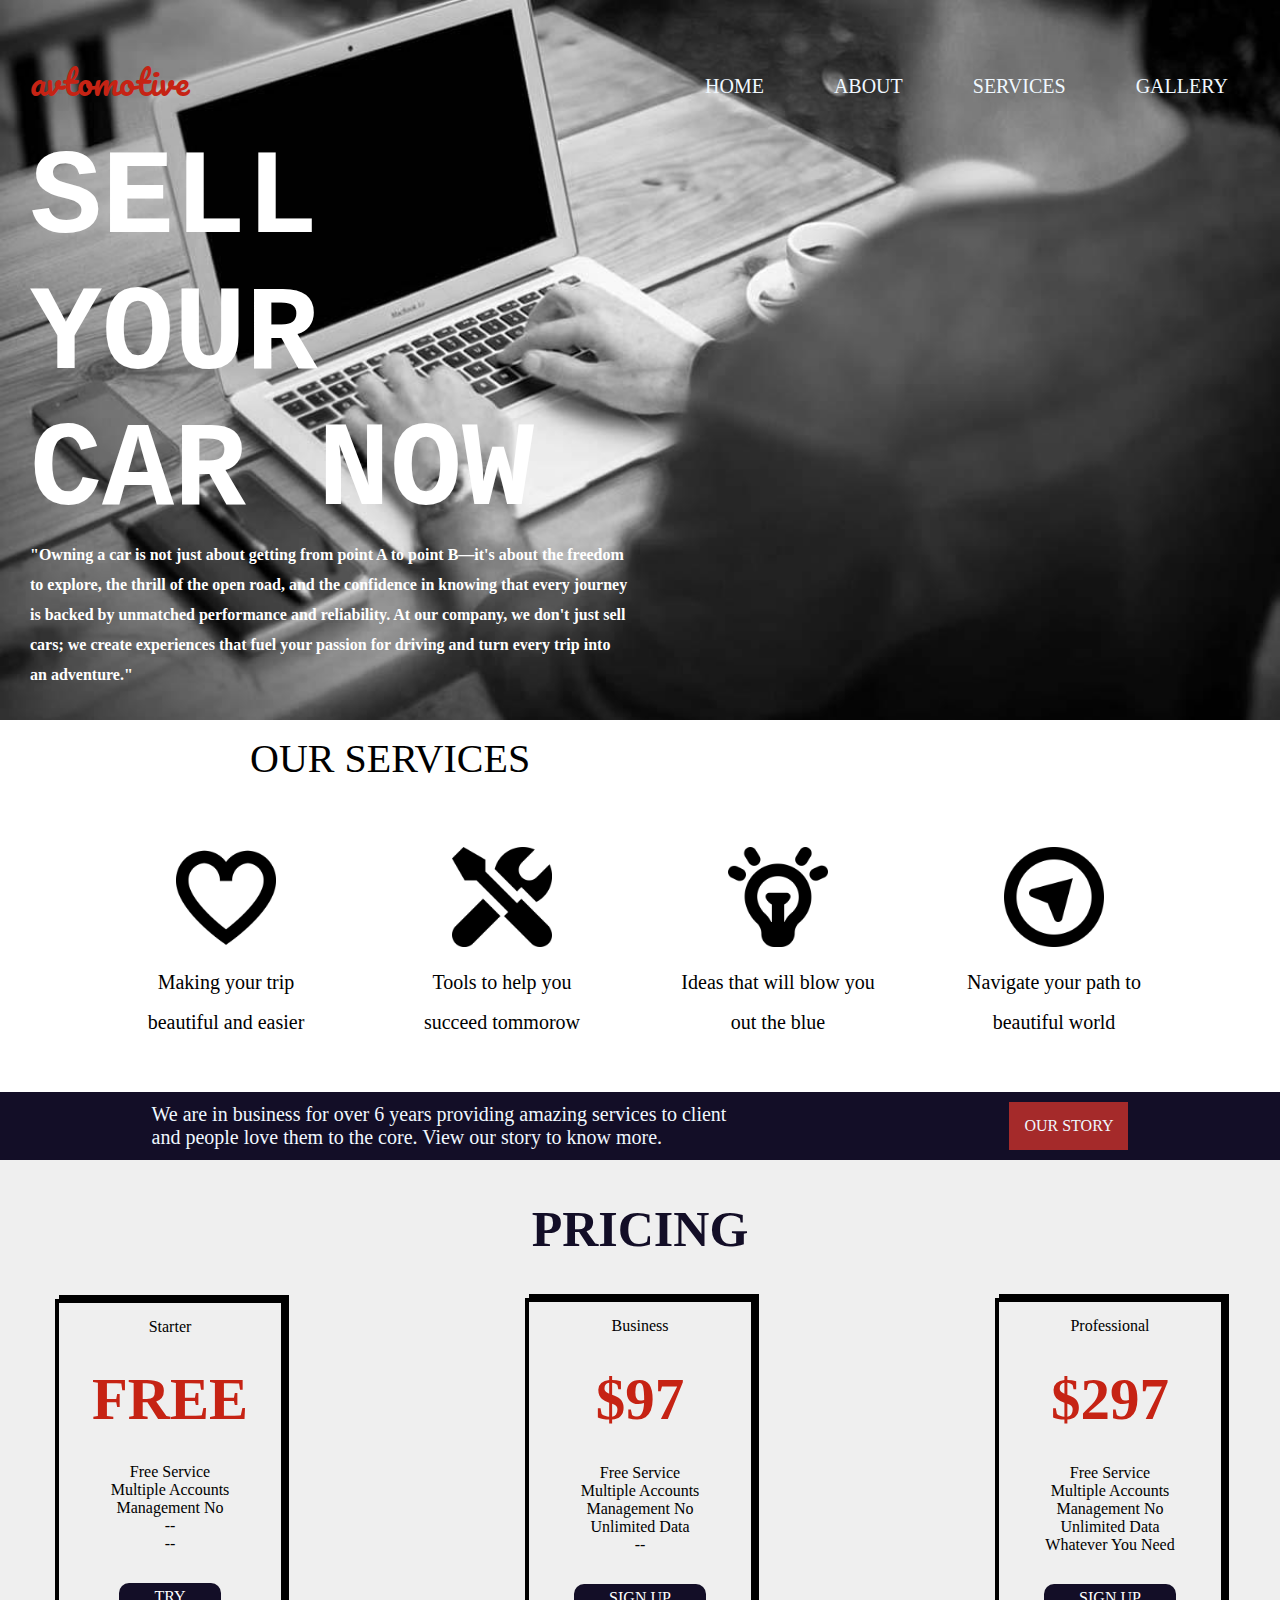
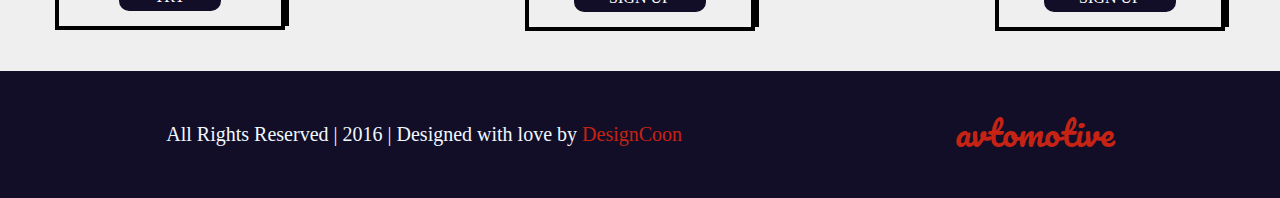
<file: FigmaMaket/maket.html>
<!DOCTYPE html>
<html lang="en">
<head>
    <meta charset="UTF-8">
    <meta name="viewport" content="width=device-width, initial-scale=1.0">
    <title>FigmaMaket</title>
    <link rel="stylesheet" href="maket.css">
    <style>
    @import url('https://fonts.googleapis.com/css2?family=Cormorant+Garamond:ital,wght@0,300;0,400;0,500;0,600;0,700;1,300;1,400;1,500;1,600;1,700&family=Cormorant+SC:wght@300;400;500;600;700&family=Pacifico&family=Xanh+Mono:ital@0;1&display=swap');
    </style>
</head>
<body>
    <header>
        <nav>
            <div class="tabl_nav1">
                <div class="tabl_logo">
                    <p>
                        avtomotive
                    </p>
                </div>
                <div class="tabl_h1">
                    <h1>
                        SELL YOUR <br> CAR NOW
                    </h1>
                </div>
                <div class="tabl_p">
                    <p>
                        "Owning a car is not just about getting from point A to point B—it's about the freedom to explore, the thrill of the open road, and the confidence in knowing that every journey is backed by unmatched performance and reliability. At our company, we don't just sell cars; we create experiences that fuel your passion for driving and turn every trip into an adventure."
                    </p>
                </div>
            </div>
            <div class="main_tab">
                <ul class="tabl_ul">
                    <li>
                        <a href="http://">HOME</a>
                    </li>
                    <li>
                        <a href="http://">ABOUT</a>
                    </li>
                    <li>
                        <a href="http://">SERVICES</a>
                    </li>
                    <li>
                        <a href="http://">GALLERY</a>
                    </li>
                    <li>
                        <a href="http://">CONTACT</a>
                    </li>
                </ul>
            </div>
        </nav>
    </header>
    <main>
        <section class="sec1">
            <div class="sec1_h3">
                OUR SERVICES
            </div>
            <ul class="sec1_ul">
                <li>
                    <img src="img/heart.png" alt="" width="100px">
                    <p>
                        Making your trip
                        beautiful and easier
                    </p>
                </li>
                <li>
                    <img src="img/tools.png" alt="" width="100">
                    <p>
                        Tools to help you
                        succeed tommorow
                    </p>
                </li>
                <li>
                    <img src="img/lightbulb-on.png" alt="" width="100">
                    <p>
                        Ideas that will blow
                        you out the blue
                    </p>
                </li>
                <li>
                    <img src="img/navigation.png" alt="" width="100">
                    <p>
                        Navigate your path
                        to beautiful world
                    </p>
                </li>
            </ul>
        </section>
        <section class="border1">
            <div class="conteiner_story">
                <ul class="story_inner">
                    <li>
                        We are in business for over 6 years providing amazing services to client <br>
                        and people love them to the core. View our story to know more.
                    </li>
                    <li>
                        <a href="http://">OUR STORY</a>
                    </li>
                </ul>
            </div>
        </section>
        <section class="sec2">
            <div class="sec2_conteoner">
                <div class="sec2_flex">
                    <h2>
                        PRICING
                    </h2>
                    <div class="sec2_tabl">
                        <ul class="t1">
                            <li>
                                <p>
                                    Starter
                                </p>
                            </li>
                            <li>
                                <h3>
                                    FREE
                                </h3>
                            </li>
                            <li>
                                <p>
                                    Free Service <br>
                                    Multiple Accounts <br>
                                    Management No <br>
                                    -- <br>
                                    -- <br>
                                </p>
                            </li>
                            <li>
                                <a href="http://">TRY</a>
                            </li>
                        </ul>
                        <ul class="t2">
                            <li>
                                Business
                            </li>
                            <li>
                                $97
                            </li>
                            <li>
                                Free Service <br>
                                Multiple Accounts <br>
                                Management No <br>
                                Unlimited Data <br>
                                -- 
                            </li>
                            <li>
                                <a href="http://">SIGN UP</a>
                            </li>
                        </ul>
                        <ul class="t3">
                            <li>
                                Professional
                            </li>
                            <li>
                                $297
                            </li>
                            <li>
                                Free Service <br>
                                Multiple Accounts <br>
                                Management No <br>
                                Unlimited Data <br>
                                Whatever You Need 
                            </li>
                            <li>
                                <a href="http://">SIGN UP</a>
                            </li>
                        </ul>
                    </div>
                </div>
            </div>
        </section>
    </main>
    <footer>
        <section class="sec3">
            <div class="sec3_conteiner">
                <ul class="sec3_tab">
                    <li>
                        All Rights Reserved |  2016  |  Designed with love by <span style="color: rgba(198, 35, 20, 1);">DesignCoon</span>
                    </li>
                    <li>
                        avtomotive
                    </li>
                </ul>
            </div>
        </section>
    </footer>
</body>
</html>
</file>
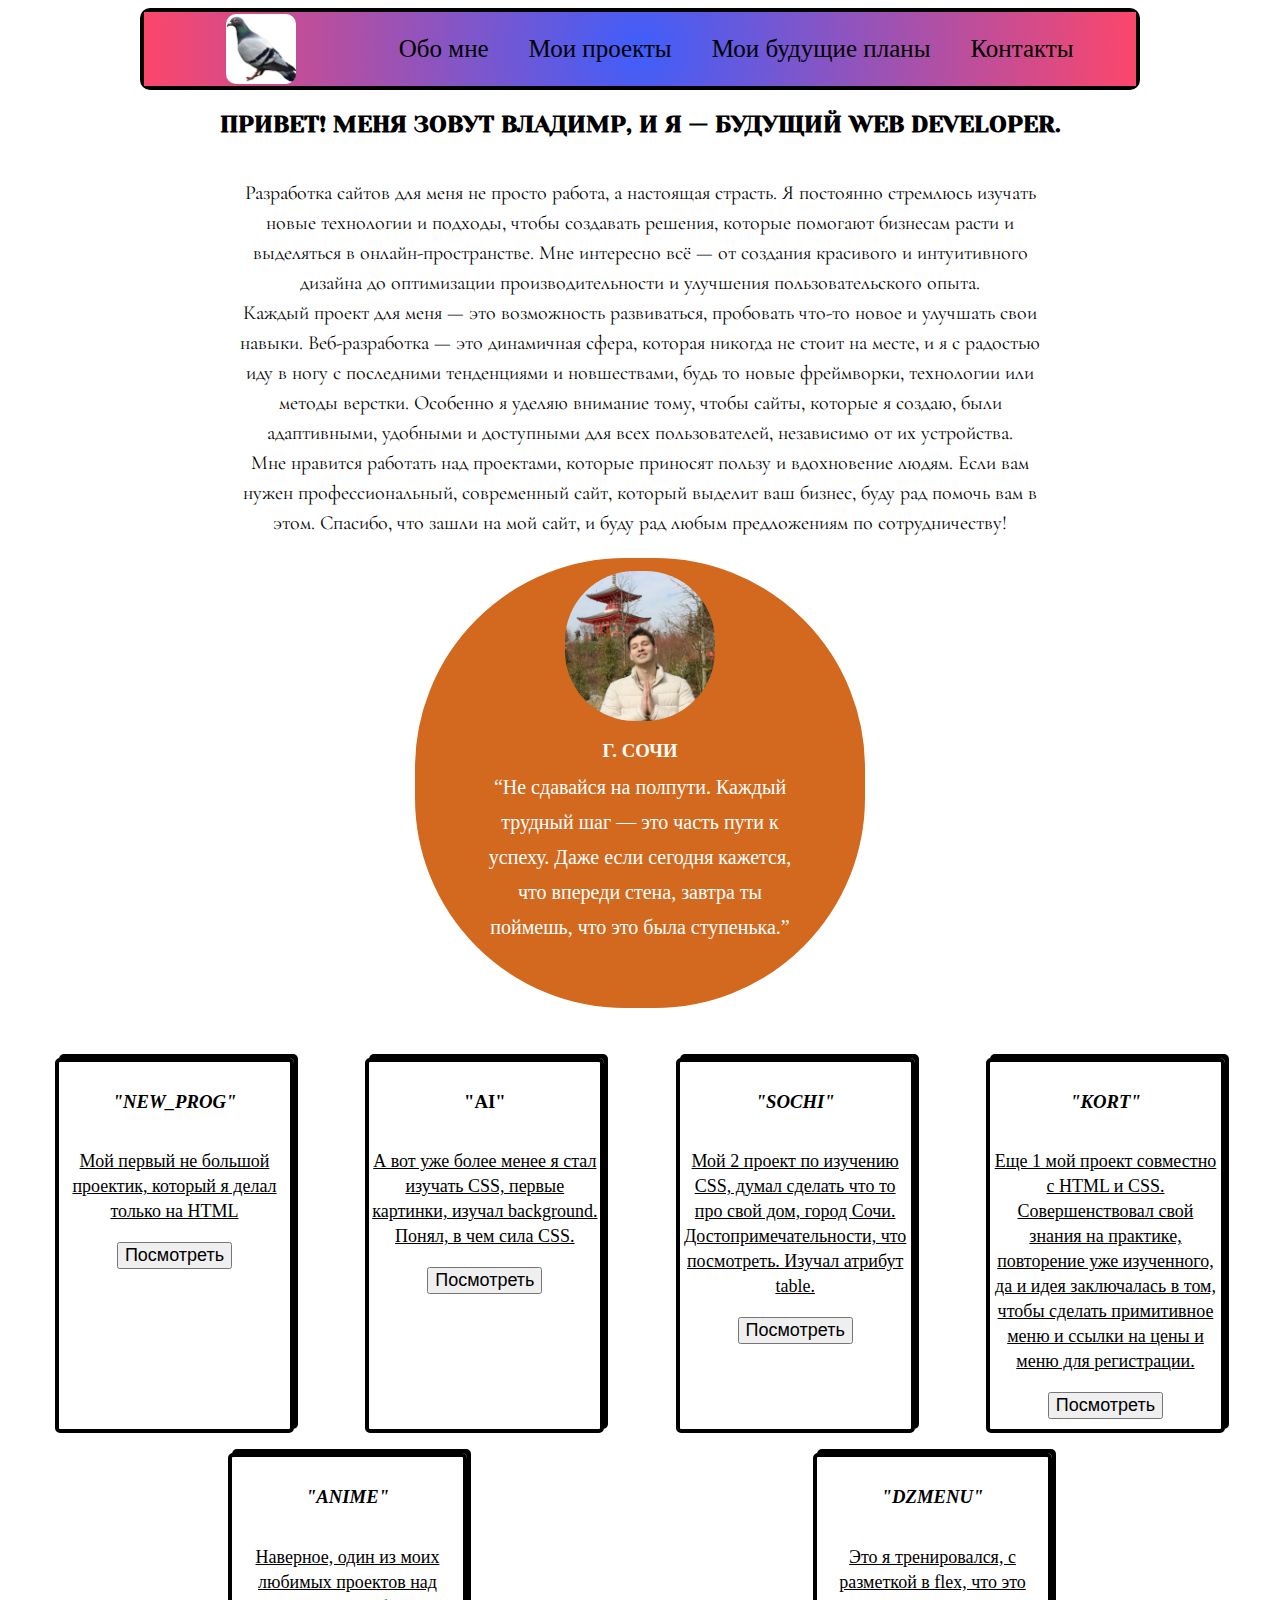
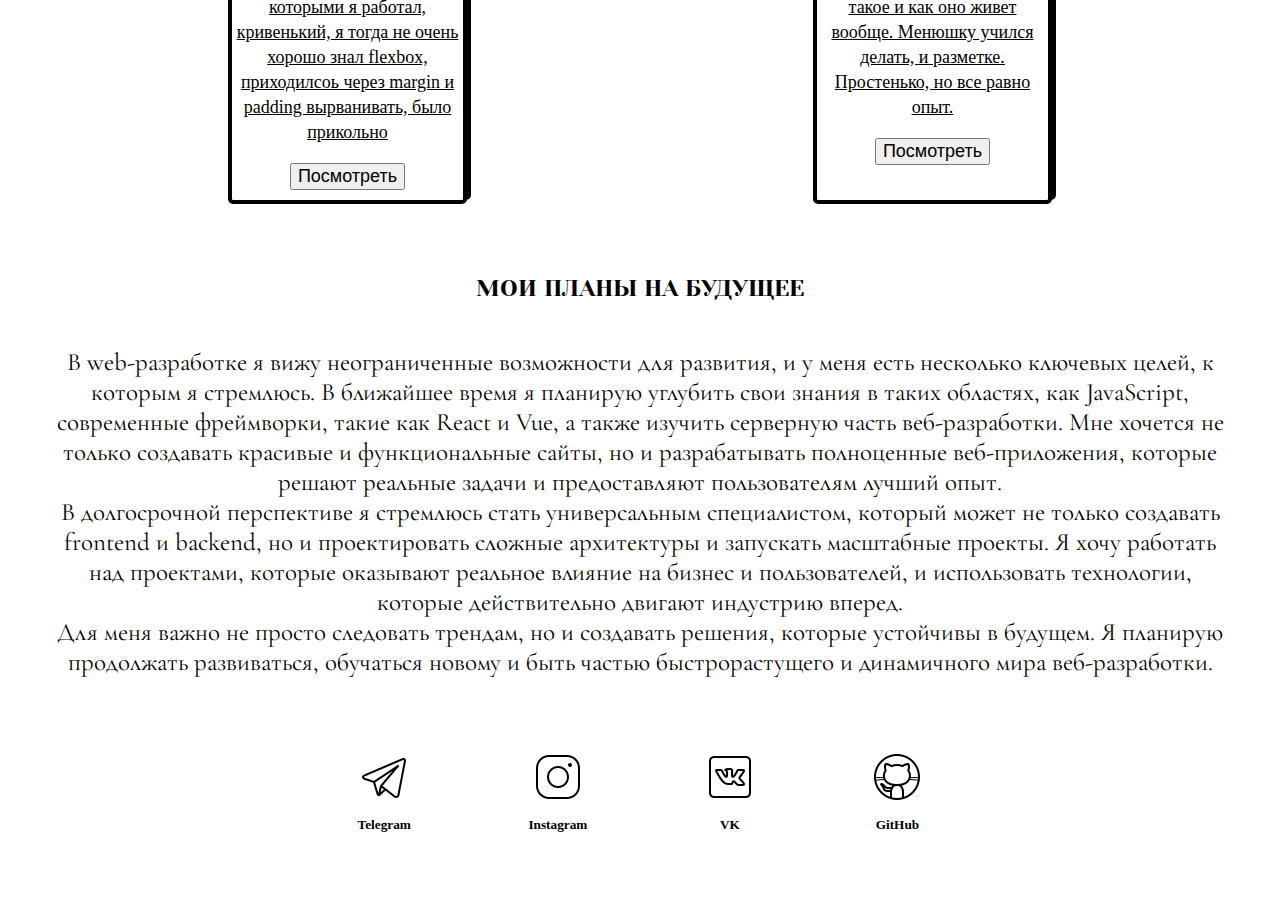
<file: Iam/iam.html>
<!DOCTYPE html>
<html lang="ru">
<head>
    <meta charset="UTF-8">
    <meta name="viewport" content="width=device-width, initial-scale=1.0">
    <title>MyProjects</title>
    <link rel="stylesheet" href="iam.css">
    <style>
        @import url('https://fonts.googleapis.com/css2?family=Cormorant+SC:wght@300;400;500;600;700&family=Kaisei+Decol:wght@400;500;700&family=Playfair+Display+SC:ital,wght@0,400;0,700;0,900;1,400;1,700;1,900&family=Podkova:wght@400..800&family=Poiret+One&family=Yeseva+One&display=swap');
        @import url('https://fonts.googleapis.com/css2?family=Cormorant+Garamond:ital,wght@0,300;0,400;0,500;0,600;0,700;1,300;1,400;1,500;1,600;1,700&family=Cormorant+SC:wght@300;400;500;600;700&display=swap');
    </style>
</head>
<body>
    <div class="shapka">
        <div class="conteinershapka">
            <div class="shapka_inner">
                <div class="logoshapka">
                    <a href="https://anekdot-book.com/smeshnye-kartinki/smeshnye-golubi" target="_blank" rel="noopener noreferrer"><img src="img/k1no.jpg" alt="" width="70"></a>
                </div>
                <ul class="tabshapka">
                    <li><a href="http://">Обо мне</a></li>
                    <li><a href="http://">Мои проекты</a></li>
                    <li><a href="http://">Мои будущие планы</a></li>
                    <li><a href="http://">Контакты</a></li>
                </ul>
            </div>
        </div>
    </div>
    <div class="tizer">
        <div class="tizerconteiner">
            <div class="tizer_inner">
                <div class="tizer_h2">
                    <h2>
                        Привет! Меня зовут Владимр, и я — будущий web developer.
                    </h2>
                </div>
                <div class="tizer_text">
                    <p>
                        <div>
                            Разработка сайтов для меня не просто работа, а настоящая страсть. Я постоянно стремлюсь изучать новые технологии и подходы, чтобы создавать решения, которые помогают бизнесам расти и выделяться в онлайн-пространстве. Мне интересно всё — от создания красивого и интуитивного дизайна до оптимизации производительности и улучшения пользовательского опыта.
                        </div>
                        <div>
                            Каждый проект для меня — это возможность развиваться, пробовать что-то новое и улучшать свои навыки. Веб-разработка — это динамичная сфера, которая никогда не стоит на месте, и я с радостью иду в ногу с последними тенденциями и новшествами, будь то новые фреймворки, технологии или методы верстки. Особенно я уделяю внимание тому, чтобы сайты, которые я создаю, были адаптивными, удобными и доступными для всех пользователей, независимо от их устройства.
                        </div>
                        <div>
                            Мне нравится работать над проектами, которые приносят пользу и вдохновение людям. Если вам нужен профессиональный, современный сайт, который выделит ваш бизнес, буду рад помочь вам в этом. Спасибо, что зашли на мой сайт, и буду рад любым предложениям по сотрудничеству!
                        </div>
                    </p>
                </div>
                <div class="tizer_logo">
                    <img src="img/iam.jpg" alt="" width="150">
                    <div class="tizer_logo_h3">
                        <h3>
                            г. Сочи
                        </h3>
                    </div>
                    <div class="tizer_logo_text">
                        <p>
                            “Не сдавайся на полпути. Каждый трудный шаг — это часть пути к успеху. Даже если сегодня кажется, что впереди стена, завтра ты поймешь, что это была ступенька.”
                        </p>
                    </div>
                </div>
            </div>
        </div>
    </div>
    <div class="myprojeckt">
        <div class="myprojecktc_conteiner">
            <div class="myprojeckt_inner">
                <div class="tabl1">
                    <h3>
                        "new_prog"
                    </h3>
                    <p>
                        Мой первый не большой проектик, который я делал только на HTML
                    </p>
                    <a target="_blank" href="https://github.com/GruppaKino/k1no/tree/main/new_prog"><button>Посмотреть</button></a>
                </div>
                <div class="tabl2">
                    <h3>
                        "AI"
                    </h3>
                    <p>
                        А вот уже более менее я стал изучать CSS, первые картинки, изучал background. Понял, в чем сила CSS. 
                    </p>
                    <a href="https://github.com/GruppaKino/k1no/tree/main/AI" target="_blank" rel="noopener noreferrer"><button>Посмотреть</button></a>
                </div>
                <div class="tabl3">
                    <h3>
                        "sochi"
                    </h3>
                    <p>
                        Мой 2 проект по изучению CSS, думал сделать что то про свой дом, город Сочи. Достопримечательности, что посмотреть. Изучал атрибут table. 
                    </p>
                    <a target="_blank" href="https://github.com/GruppaKino/k1no/tree/main/sochi"><button type="button">Посмотреть</button></a>
                </div>
                <div class="tabl4">
                    <h3>
                        "kort"
                    </h3>
                    <p>
                        Еще 1 мой проект совместно с HTML и CSS. Совершенствовал свой знания на практике, повторение уже изученного, да и идея заключалась в том, чтобы сделать примитивное меню и ссылки на цены и меню для регистрации.
                    </p>
                    <a target="_blank" href="https://github.com/GruppaKino/k1no/tree/main/kort"><button type="button">Посмотреть</button></a>
                </div>
            </div>
            <div class="myprojeckt_inner2">
                <div class="tabl1">
                    <h3>
                        "anime"
                    </h3>
                    <p>
                        Наверное, один из моих любимых проектов над которыми я работал, кривенький, я тогда не очень хорошо знал flexbox, приходилсоь через margin и padding вырванивать, было прикольно 
                    </p>
                    <a href="https://github.com/GruppaKino/k1no/tree/main/anime" target="_blank" rel="noopener noreferrer"><button>Посмотреть</button></a>
                </div>
                <div class="tabl4">
                    <h3>
                        "DzMenu"
                    </h3>
                    <p>
                        Это я тренировался, с разметкой в flex, что это такое и как оно живет вообще. Менюшку учился делать, и разметке. Простенько, но все равно опыт.
                    </p>
                    <a href="http://" target="_blank" rel="noopener noreferrer"><button>Посмотреть</button></a>
                </div>
            </div>
        </div>
    </div>
    <div class="myfutureplan">
        <div class="myfutureplan_conteiner">
            <div class="myfutureplan_inner">
                <h2>
                    Мои планы на будущее
                </h2>
                <p>
                    В web-разработке я вижу неограниченные возможности для развития, и у меня есть несколько ключевых целей, к которым я стремлюсь. В ближайшее время я планирую углубить свои знания в таких областях, как JavaScript, современные фреймворки, такие как React и Vue, а также изучить серверную часть веб-разработки. Мне хочется не только создавать красивые и функциональные сайты, но и разрабатывать полноценные веб-приложения, которые решают реальные задачи и предоставляют пользователям лучший опыт. <br>
                    В долгосрочной перспективе я стремлюсь стать универсальным специалистом, который может не только создавать frontend и backend, но и проектировать сложные архитектуры и запускать масштабные проекты. Я хочу работать над проектами, которые оказывают реальное влияние на бизнес и пользователей, и использовать технологии, которые действительно двигают индустрию вперед. <br>
                    Для меня важно не просто следовать трендам, но и создавать решения, которые устойчивы в будущем. Я планирую продолжать развиваться, обучаться новому и быть частью быстрорастущего и динамичного мира веб-разработки.
                </p>
            </div>
        </div>
    </div>
    <div class="contact">
        <div class="contact_conteiner">
            <div class="contact_inner">
                <div class="telega">
                    <div>
                        <a href="https://t.me/wladimir_veredyuk" target="_blank" rel="noopener noreferrer"><img src="img/telega.png" alt="" width="50"></a>
                    </div>
                    <div>
                        <h5>
                            Telegram
                        </h5>
                    </div>
                </div>
                <div class="insta">
                    <div>
                        <a href="http://" target="_blank" rel="noopener noreferrer"><img src="img/insta.png" alt="" width="50"></a>
                    </div>
                    <div>
                        <h5>
                            Instagram
                        </h5>
                    </div>
                </div>
                <div class="vk">
                    <div>
                        <a href="https://vk.com/nachmed007" target="_blank" rel="noopener noreferrer"><img src="img/vk.png" alt="" width=""></a>
                    </div>
                    <div>
                        <h5>
                            VK
                        </h5>
                    </div>
                </div>
                <div class="github">
                    <div>
                        <a href="https://github.com/GruppaKino" target="_blank" rel="noopener noreferrer"><img src="img/github.png" alt="" width="50"></a>
                    </div>
                    <div>
                        <h5>
                            GitHub
                        </h5>
                    </div>
                </div>
            </div>
        </div>
    </div>
</body>
</html>
</file>
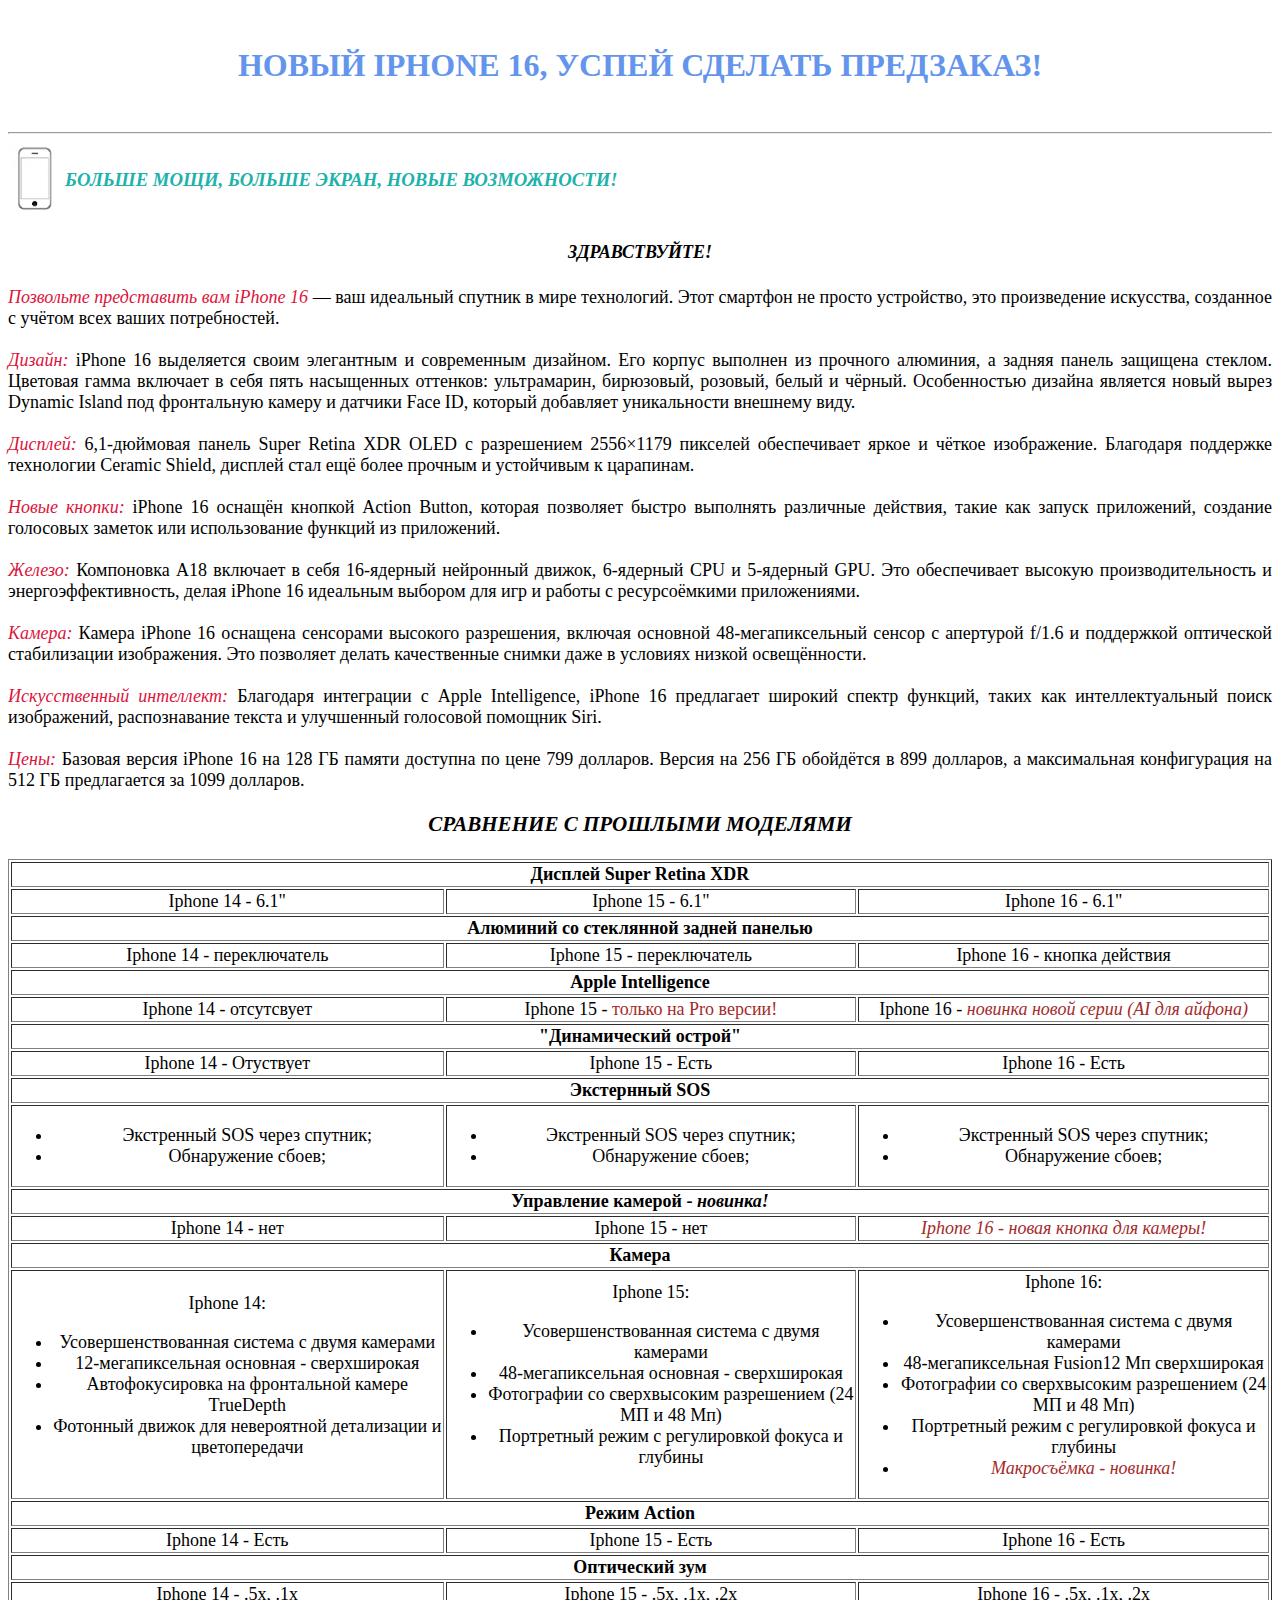
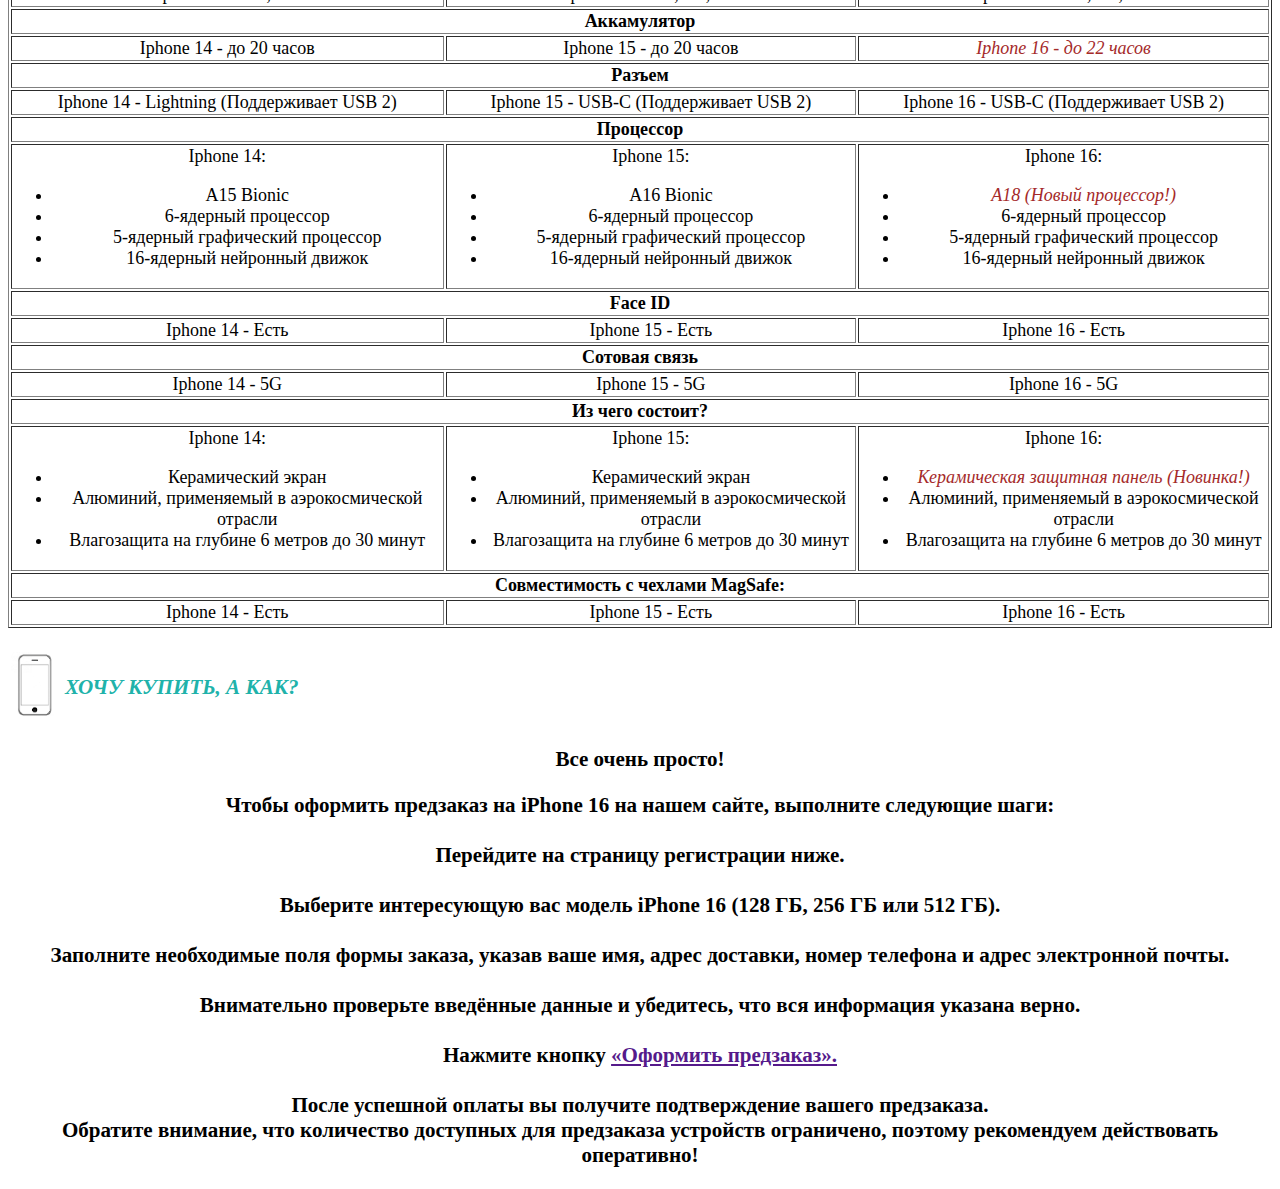
<file: iphone/iphone.html>
<!DOCTYPE html>
<html lang="ru">
<head>
    <meta charset="UTF-8">
    <meta name="viewport" content="width=device-width, initial-scale=1.0">
    <title>Iphone 16</title>
    <link rel="stylesheet" href="iphone.css">
</head>
<body>
    <br>
    <h1 style="text-align: center;color: cornflowerblue;text-transform: uppercase;">Новый Iphone 16, успей сделать предзаказ!</h1>
    <br>
    <hr>
    <div style="font-style: italic;color:lightseagreen;text-transform: uppercase;">
        <table>
            <tr>
                <td><img src="i.jpg" alt="телефон" width="50"></td>
                <td>
                    <h3>Больше мощи, больше экран, новые возможности!</h3>
                </td>
            </tr>
        </table>
    </div>
    <div style="font-size: large;text-align: justify;">
        <h4 style="font-style: italic;text-align: center;text-transform: uppercase;">Здравствуйте!</h4>
        <p>
        <div>
            <span style="color: crimson;font-style: italic;">Позвольте представить вам iPhone 16</span> — ваш идеальный спутник в мире технологий. Этот смартфон не просто устройство, это произведение искусства, созданное с учётом всех ваших потребностей.
        </div>
        <br>
        <div>
            <span style="color: crimson;font-style: italic;">Дизайн:</span> iPhone 16 выделяется своим элегантным и современным дизайном. Его корпус выполнен из прочного алюминия, а задняя панель защищена стеклом. Цветовая гамма включает в себя пять насыщенных оттенков: ультрамарин, бирюзовый, розовый, белый и чёрный. Особенностью дизайна является новый вырез Dynamic Island под фронтальную камеру и датчики Face ID, который добавляет уникальности внешнему виду.
        </div>
        <br>
        <div>
            <span style="color: crimson;font-style: italic;">Дисплей:</span> 6,1-дюймовая панель Super Retina XDR OLED с разрешением 2556×1179 пикселей обеспечивает яркое и чёткое изображение. Благодаря поддержке технологии Ceramic Shield, дисплей стал ещё более прочным и устойчивым к царапинам.
        </div>
        <br>
        <div>
            <span style="color: crimson;font-style: italic;">Новые кнопки:</span> iPhone 16 оснащён кнопкой Action Button, которая позволяет быстро выполнять различные действия, такие как запуск приложений, создание голосовых заметок или использование функций из приложений.
        </div>
        <br>
        <div>
            <span style="color: crimson;font-style: italic;">Железо:</span> Компоновка A18 включает в себя 16-ядерный нейронный движок, 6-ядерный CPU и 5-ядерный GPU. Это обеспечивает высокую производительность и энергоэффективность, делая iPhone 16 идеальным выбором для игр и работы с ресурсоёмкими приложениями.
        </div>
        <br>
        <div>
            <span style="color: crimson;font-style: italic;">Камера:</span> Камера iPhone 16 оснащена сенсорами высокого разрешения, включая основной 48-мегапиксельный сенсор с апертурой f/1.6 и поддержкой оптической стабилизации изображения. Это позволяет делать качественные снимки даже в условиях низкой освещённости.
        </div>
        <br> 
        <div>
            <span style="color: crimson;font-style: italic;">Искусственный интеллект:</span> Благодаря интеграции с Apple Intelligence, iPhone 16 предлагает широкий спектр функций, таких как интеллектуальный поиск изображений, распознавание текста и улучшенный голосовой помощник Siri.
        </div>
        <br>
        <div>
            <span style="color: crimson;font-style: italic;">Цены:</span> Базовая версия iPhone 16 на 128 ГБ памяти доступна по цене 799 долларов. Версия на 256 ГБ обойдётся в 899 долларов, а максимальная конфигурация на 512 ГБ предлагается за 1099 долларов.
        </div>
    </p>
    </div>
<div style="text-align: center;font-size: large;">
    <table border="1">
        <h3 style="font-style: italic;text-transform: uppercase;text-align: center;">Сравнение с прошлыми моделями</h3>
        <tr>
            <th colspan="3">Дисплей Super Retina XDR</th>
        <tr>
            <td>
                Iphone 14 - 6.1"
            </td>
            <td>
                Iphone 15 - 6.1"
            </td>
            <td>
                Iphone 16 - 6.1"
            </td>
        </tr>
        <tr>
            <th colspan="3">Алюминий со стеклянной задней панелью</th>
        </tr>
        <tr>
            <td>Iphone 14 - переключатель</td>
            <td>Iphone 15 - переключатель</td>
            <td>Iphone 16 - кнопка действия</td>
        </tr>
        <tr>
            <th colspan="3">Apple Intelligence</th>
        </tr>
        <tr>
            <td>Iphone 14 - отсутсвует</td>
            <td>Iphone 15 - <span style="color: brown;">только на Pro версии!</span></td>
            <td>Iphone 16 - <span style="color: brown;font-style: italic;">новинка новой серии (AI для айфона)</span></td>
        </tr>
        <tr>
            <th colspan="3">
                "Динамический острой"
            </th>
        </tr>
        <tr>
            <td>Iphone 14 - Отуствует</td>
            <td>Iphone 15 - Есть</td>
            <td>Iphone 16 - Есть</td>
        </tr>
        <tr>
            <th colspan="3">Экстернный SOS</th>
        </tr>
        <tr>
            <td>
                <ul>
                    <li>Экстренный SOS через спутник;</li>
                    <li>Обнаружение сбоев;</li>
                </ul>
            </td>
            <td>
                <ul>
                    <li>
                        Экстренный SOS через спутник;
                    </li>
                    <li>
                        Обнаружение сбоев;
                    </li>
                </ul>
            </td>
            <td>
                <ul>
                    <li>
                        Экстренный SOS через спутник;
                    </li>
                    <li>
                        Обнаружение сбоев;
                    </li>
                </ul>
            </td>
        </tr>
        <tr>
            <th colspan="3">
                Управление камерой - <span style="font-style: italic;">новинка!</span>
            </th>
        </tr>
        <tr>
            <td>Iphone 14 - нет</td>
            <td>Iphone 15 - нет</td>
            <td><span style="color: brown;font-style: italic;">Iphone 16 - новая кнопка для камеры!</span></td>
        </tr>
        <tr>
            <th colspan="3">Камера</th>
        </tr>
        <tr>
            <td>Iphone 14:
                <ul>
                    <li>Усовершенствованная система с двумя камерами </li>
                    <li>12-мегапиксельная основная - сверхширокая</li>
                    <li>Автофокусировка на фронтальной камере TrueDepth</li>
                    <li>Фотонный движок для невероятной
                        детализации и цветопередачи</li>
                </ul>
            </td>
            <td>
                Iphone 15:
                <ul>
                    <li>Усовершенствованная система с двумя камерами</li>
                    <li>48-мегапиксельная основная - сверхширокая</li>
                    <li>Фотографии со сверхвысоким разрешением (24 МП и 48 Мп)</li>
                    <li>Портретный режим с регулировкой фокуса и глубины</li>
                </ul>
            </td>
            <td>
                Iphone 16:
                <ul>
                    <li>Усовершенствованная система с двумя камерами</li>
                    <li>48-мегапиксельная Fusion12 Мп сверхширокая</li>
                    <li>Фотографии со сверхвысоким разрешением (24 МП и 48 Мп)
                    </li>
                    <li>Портретный режим с регулировкой фокуса и глубины</li>
                    <li><span style="color: brown;font-style: italic;">Макросъёмка - новинка!</span></li>
                </ul>
            </td>
        </tr>
        <tr>
            <th colspan="3">Режим Action</th>
        </tr>
        <tr>
            <td>Iphone 14 - Есть</td>
            <td>Iphone 15 - Есть</td>
            <td>Iphone 16 - Есть</td>
        </tr>
        <tr>
            <th colspan="3">Оптический зум</th>
        </tr>
        <tr>
            <td>Iphone 14 - .5x, .1x</td>
            <td>Iphone 15 - .5x, .1x, .2x</td>
            <td>Iphone 16 - .5x, .1x, .2x</td>
        </tr>
        <tr>
            <th colspan="3">Аккамулятор</th>
        </tr>
        <tr>
            <td>Iphone 14 - до 20 часов</td>
            <td>Iphone 15 - до 20 часов</td>
            <td><span style="color: brown;font-style: italic;">Iphone 16 - до 22 часов</span></td>
        </tr>
        <tr>
            <th colspan="3">Разъем</th>
        </tr>
        <tr>
            <td>
                Iphone 14 - Lightning
                (Поддерживает USB 2)
            </td>
            <td>
                Iphone 15 - USB-C
                (Поддерживает USB 2)
            </td>
            <td>
                Iphone 16 - USB-C
                (Поддерживает USB 2)
            </td>
        </tr>
        <tr>
            <th colspan="3">Процессор</th>
        </tr>
        <tr>
            <td>Iphone 14:
                <ul>
                    <li>A15 Bionic</li>
                    <li>6-ядерный процессор</li>
                    <li>5-ядерный графический процессор</li>
                    <li>16-ядерный нейронный движок</li>
                </ul>
            </td>
            <td>Iphone 15:
                <ul>
                    <li>A16 Bionic</li>
                    <li>6-ядерный процессор</li>
                    <li>5-ядерный графический процессор</li>
                    <li>16-ядерный нейронный движок</li>
                </ul>
            </td>
            <td>Iphone 16:
                <ul>
                    <li><span style="color: brown;font-style: italic;">A18 (Новый процессор!)</span></li>
                    <li>6-ядерный процессор</li>
                    <li>5-ядерный графический процессор</li>
                    <li>16-ядерный нейронный движок</li>
                </ul>
            </td>
        </tr>
        <tr>
            <th colspan="3">Face ID</th>
        </tr>
        <tr>
            <td>Iphone 14 - Есть</td>
            <td>Iphone 15 - Есть</td>
            <td>Iphone 16 - Есть</td>
        </tr>
        <tr>
            <th colspan="3">Сотовая связь</th>
        </tr>
        <tr>
            <td>Iphone 14 - 5G</td>
            <td>Iphone 15 - 5G</td>
            <td>Iphone 16 - 5G</td>
        </tr>
        <tr>
            <th colspan="3">Из чего состоит?</th>
        </tr>
        <tr>
            <td>
                Iphone 14:
                <ul>
                    <li>Керамический экран</li>
                    <li>Алюминий, применяемый в аэрокосмической отрасли</li>
                    <li>Влагозащита на глубине 6 метров до 30 минут</li>
                </ul>
            </td>
            <td>
                Iphone 15:
                <ul>
                    <li>Керамический экран</li>
                    <li>Алюминий, применяемый в аэрокосмической отрасли</li>
                    <li>Влагозащита на глубине 6 метров до 30 минут</li>
                </ul>
            </td>
            <td>
                Iphone 16:
                <ul>
                    <li><span style="color: brown;font-style: italic;">Керамическая защитная панель (Новинка!)</span></li>
                    <li>Алюминий, применяемый в аэрокосмической отрасли</li>
                    <li>Влагозащита на глубине 6 метров до 30 минут</li>
                </ul>
            </td>
        </tr>
        <tr>
            <th colspan="3">Совместимость с чехлами MagSafe:</th>
        </tr>
        <tr>
            <td>Iphone 14 - Есть</td>
            <td>Iphone 15 - Есть</td>
            <td>Iphone 16 - Есть</td>
        </tr>
    </table>
    <br>
    <div style="font-style: italic;color:lightseagreen;text-transform: uppercase;">
        <table>
            <tr>
                <td><img src="/iphone/i.jpg" alt="apple2" width="50"></td>
                <td>
                    <h3>Хочу купить, а как?</h3>
                </td>
            </tr>
        </table>
    </div>
    <div>
        <h3>Все очень просто!<h3>
        <p>
            <div>
                Чтобы оформить предзаказ на iPhone 16 на нашем сайте, выполните следующие шаги:
            </div>
            <br>
            <div>
                Перейдите на страницу регистрации ниже.
            </div>
            <br>
            <div>
                Выберите интересующую вас модель iPhone 16 (128 ГБ, 256 ГБ или 512 ГБ).
            </div>
            <br>
            <div>
                Заполните необходимые поля формы заказа, указав ваше имя, адрес доставки, номер телефона и адрес электронной почты.
            </div>
            <br>
            <div>
                Внимательно проверьте введённые данные и убедитесь, что вся информация указана верно.
            </div>
            <br>
            <div>
                Нажмите кнопку <a href="">«Оформить предзаказ».</a>
            </div>
            <br>
            <div>
                После успешной оплаты вы получите подтверждение вашего предзаказа.
            </div>
        
             <div>
                Обратите внимание, что количество доступных для предзаказа устройств ограничено, поэтому рекомендуем действовать оперативно!
            </div>
        </p>
    </div>
</div>
</body>
</html>
</file>
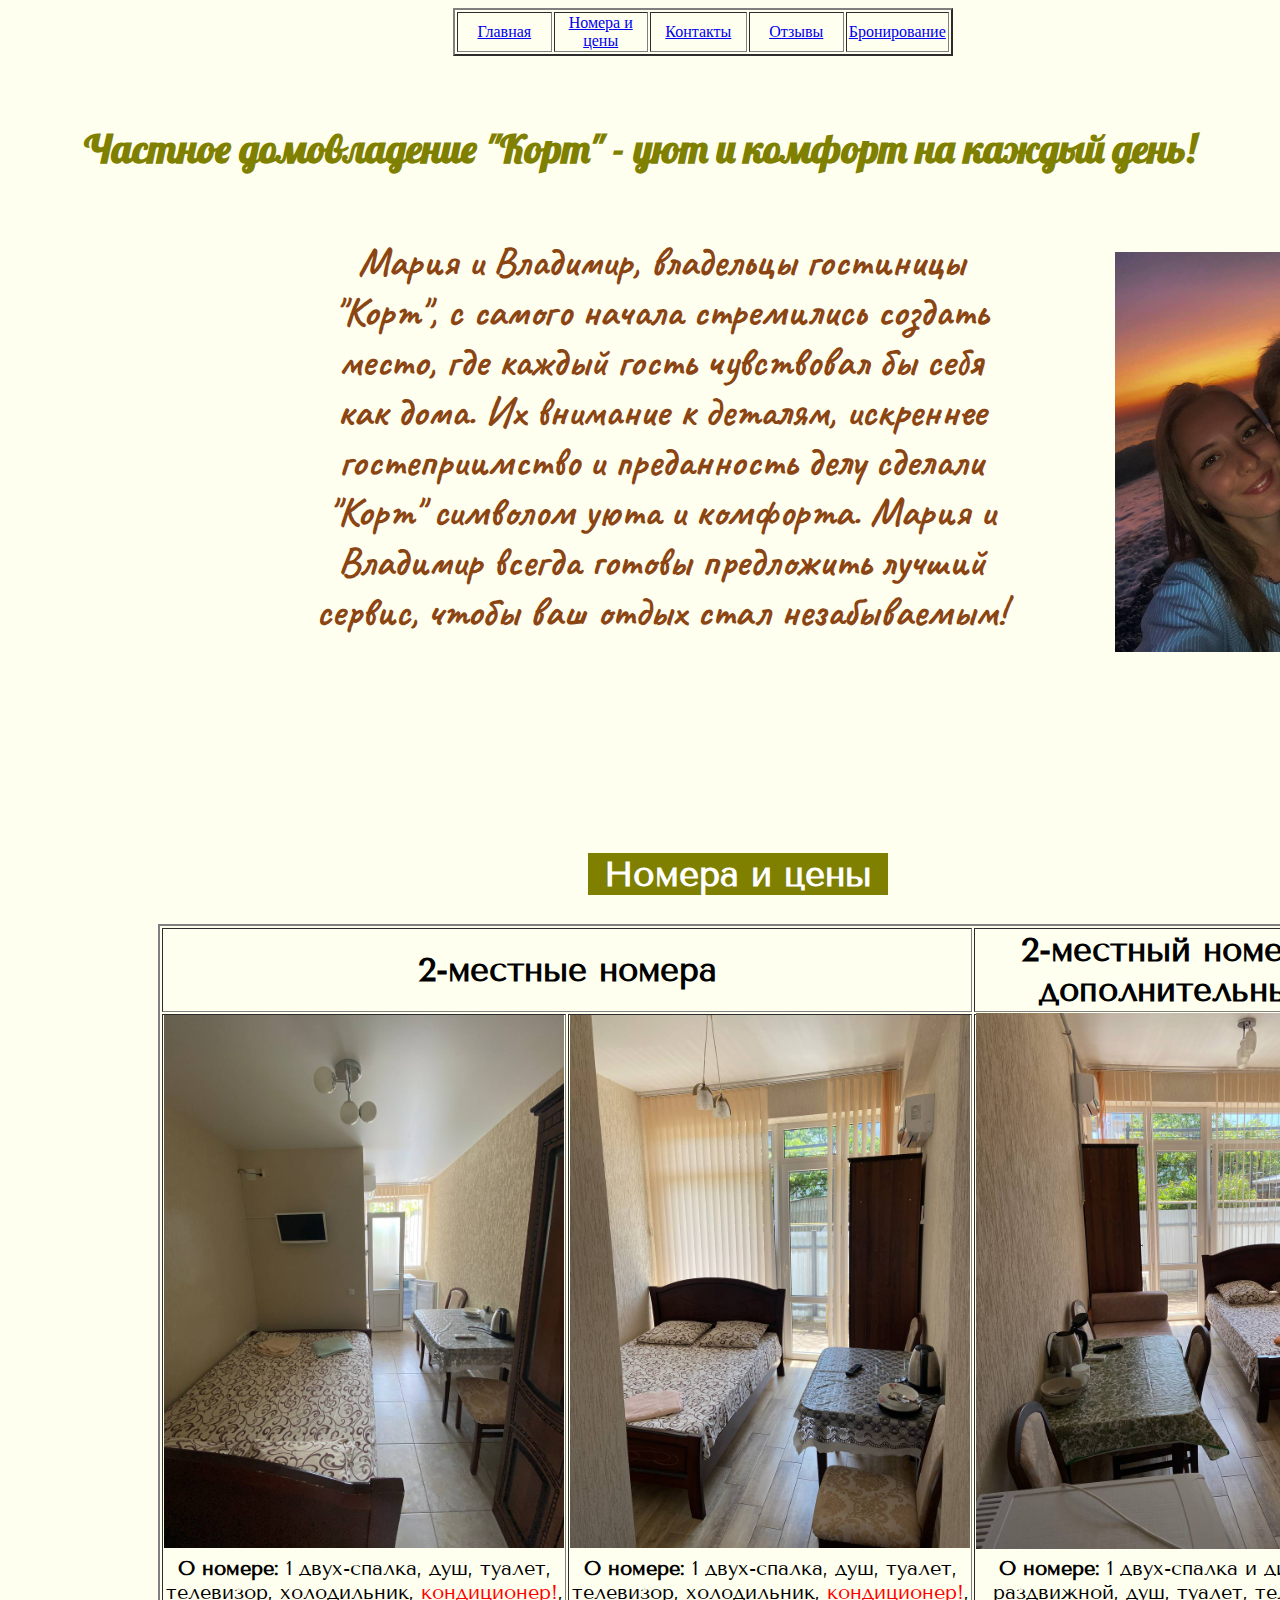
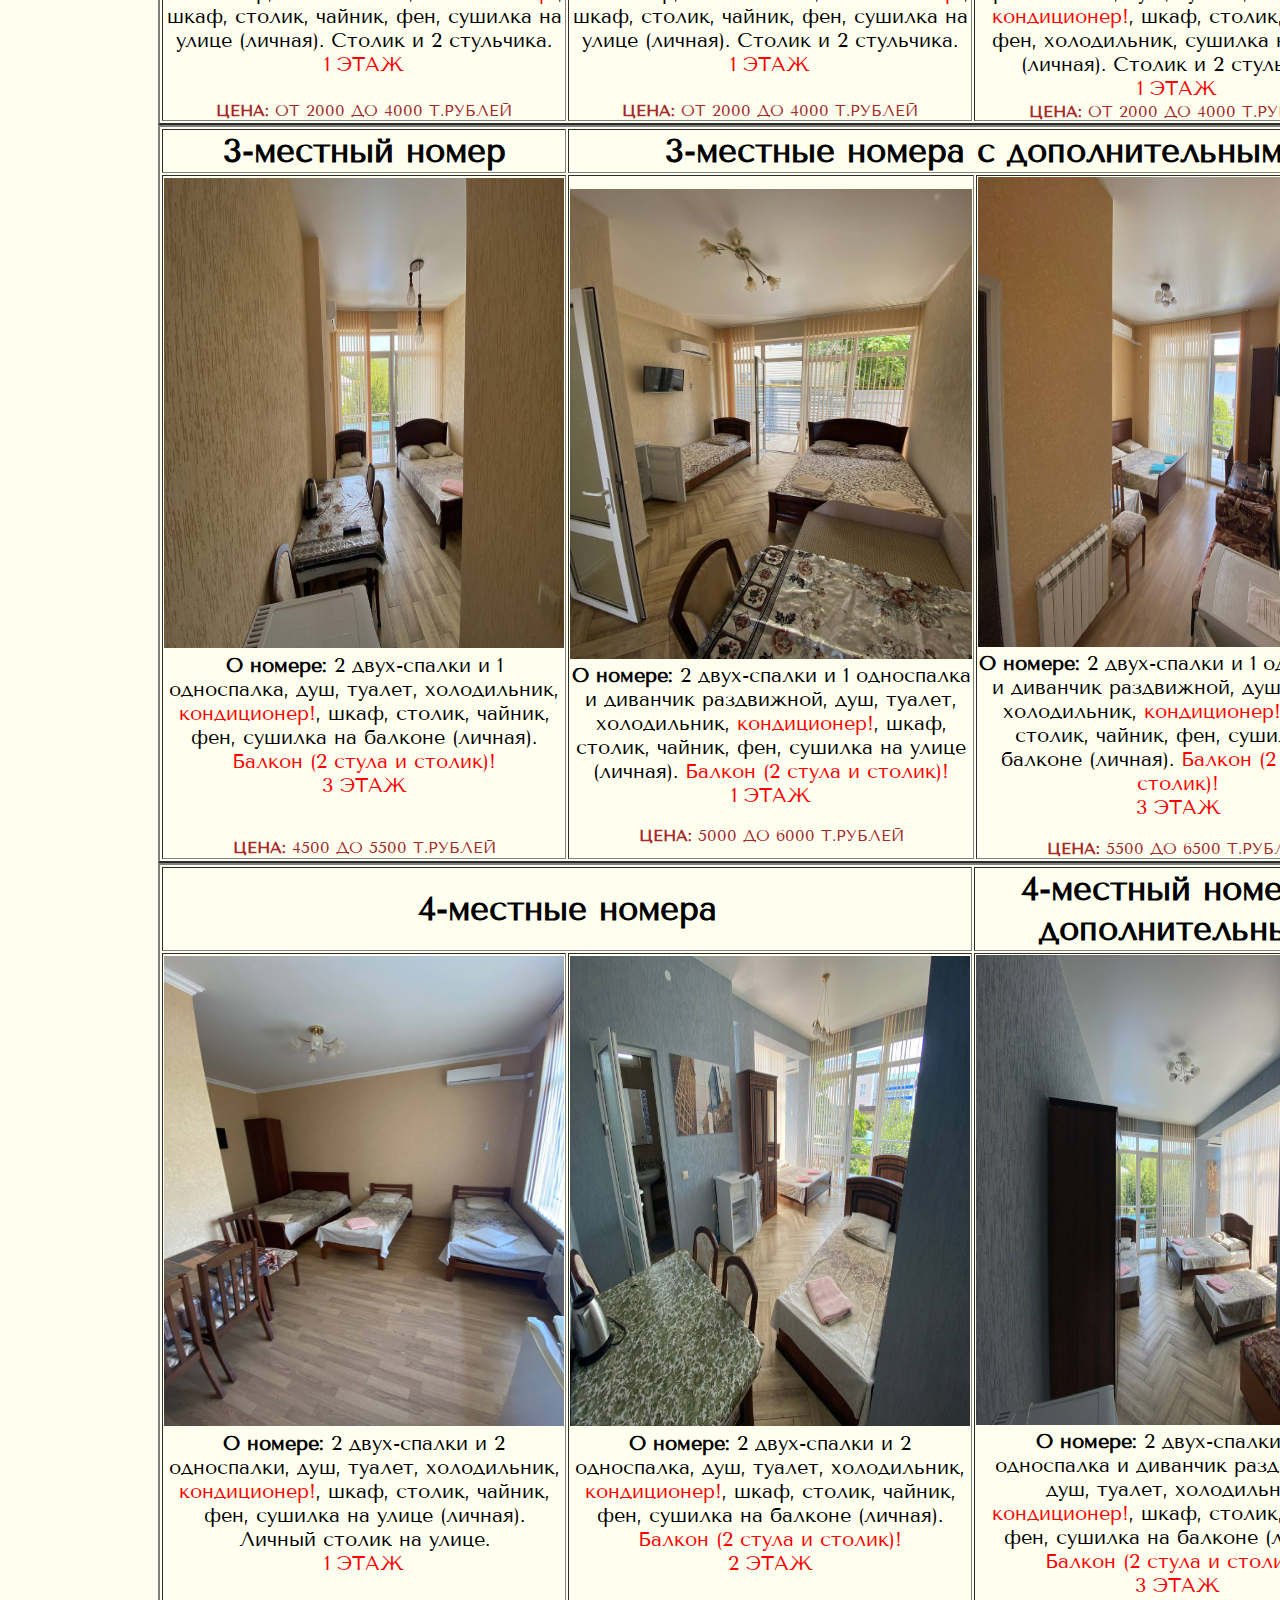
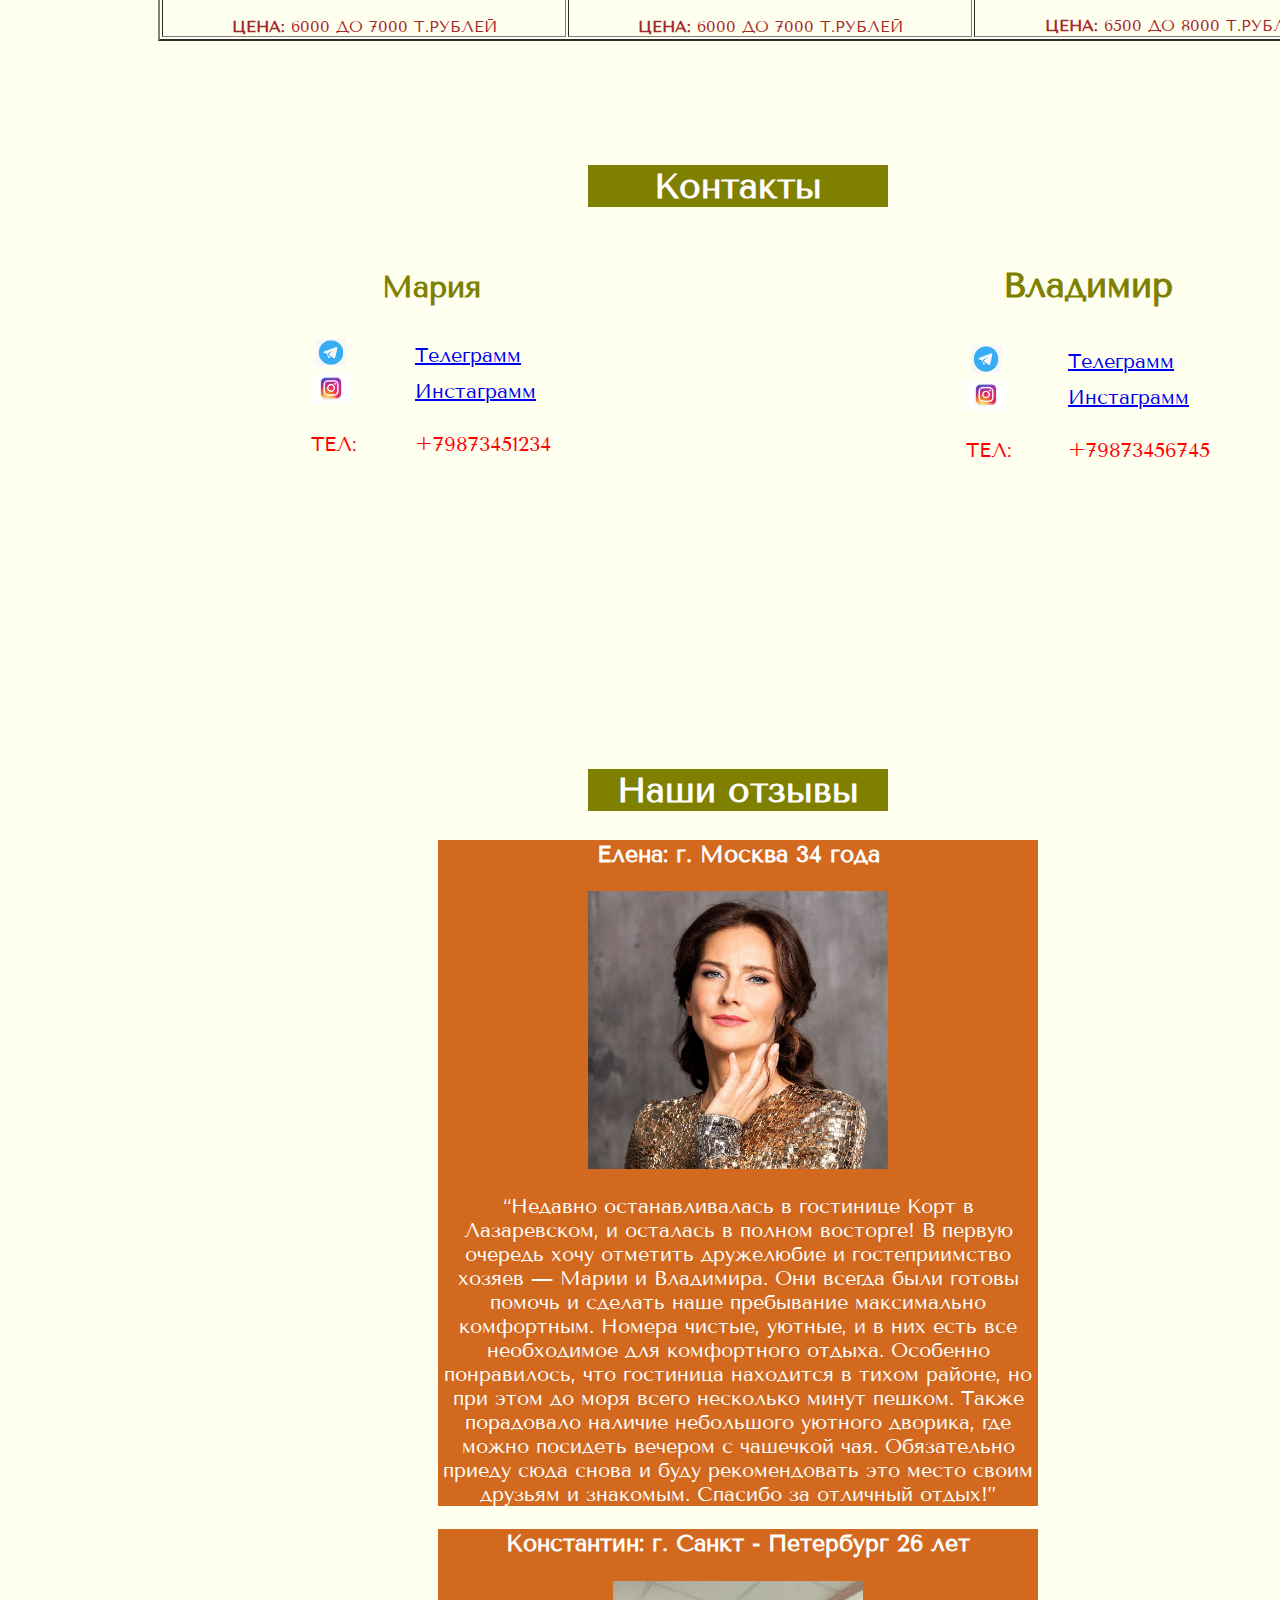
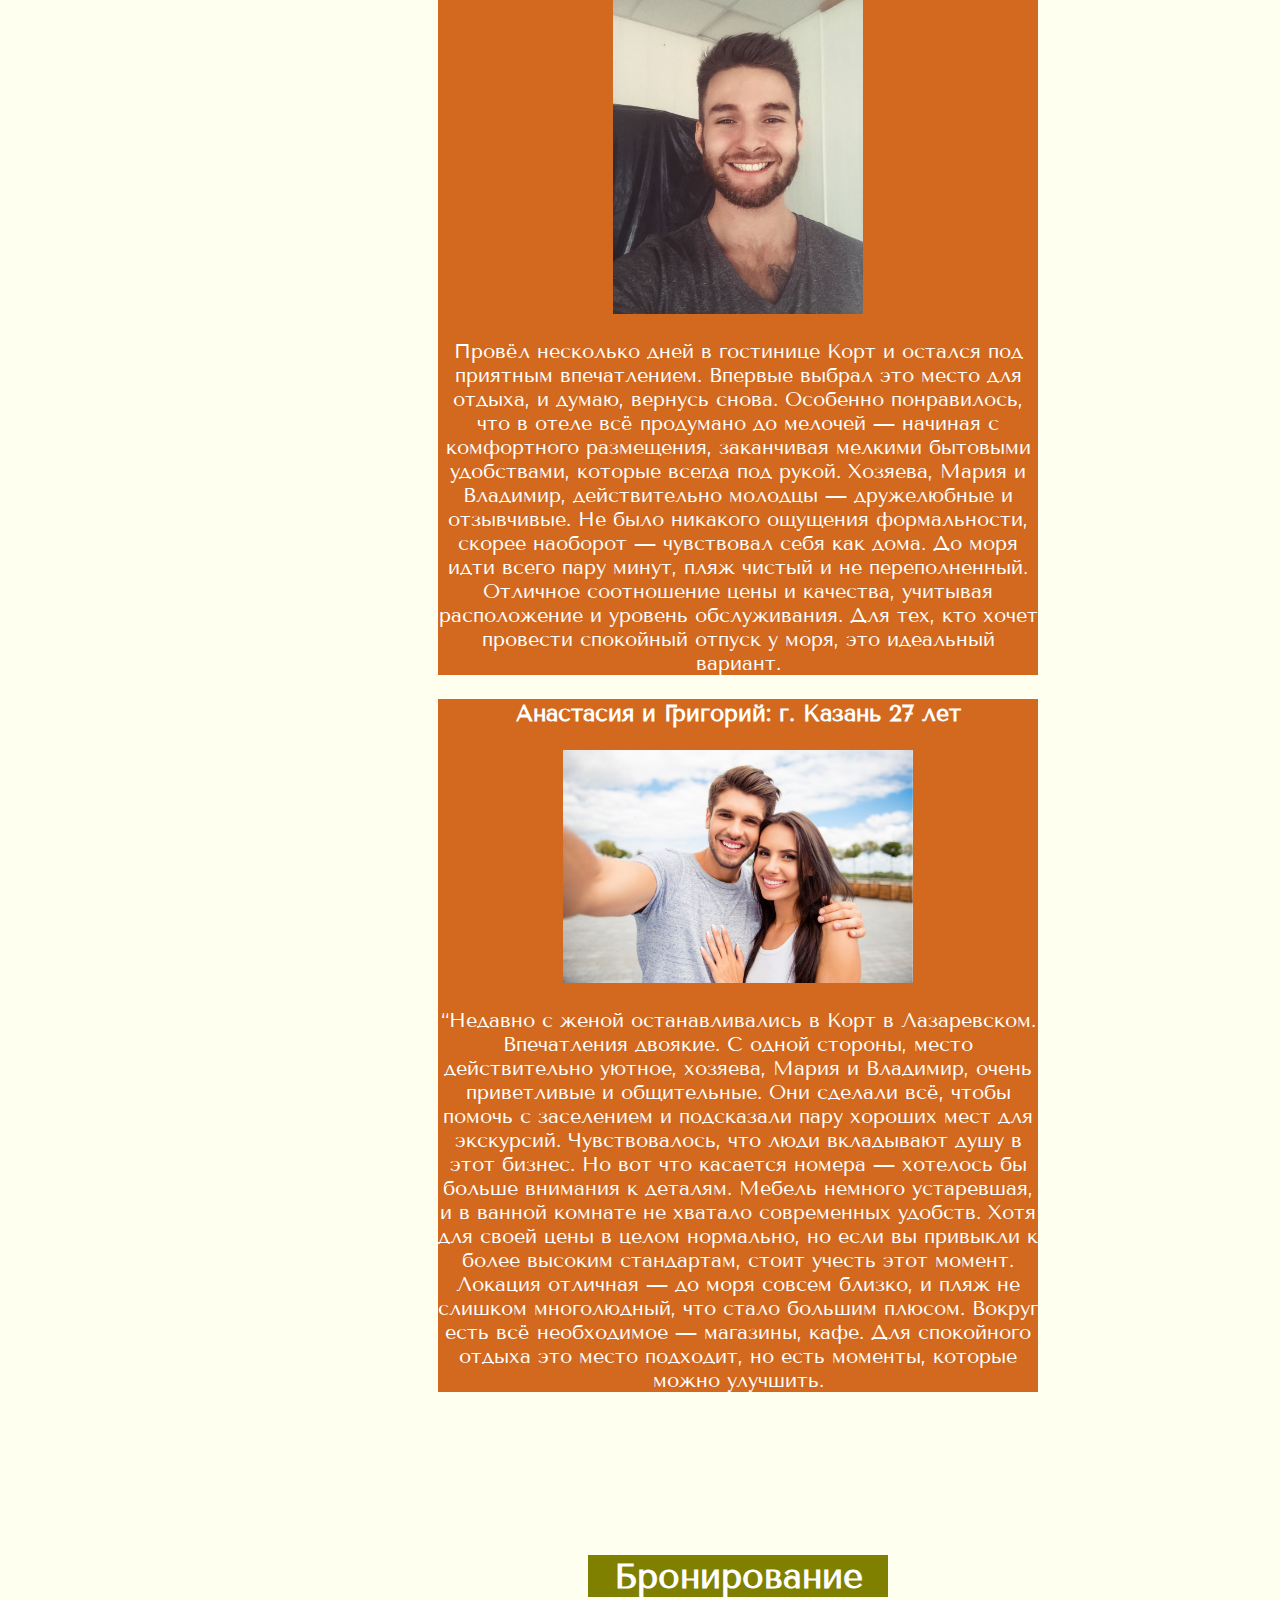
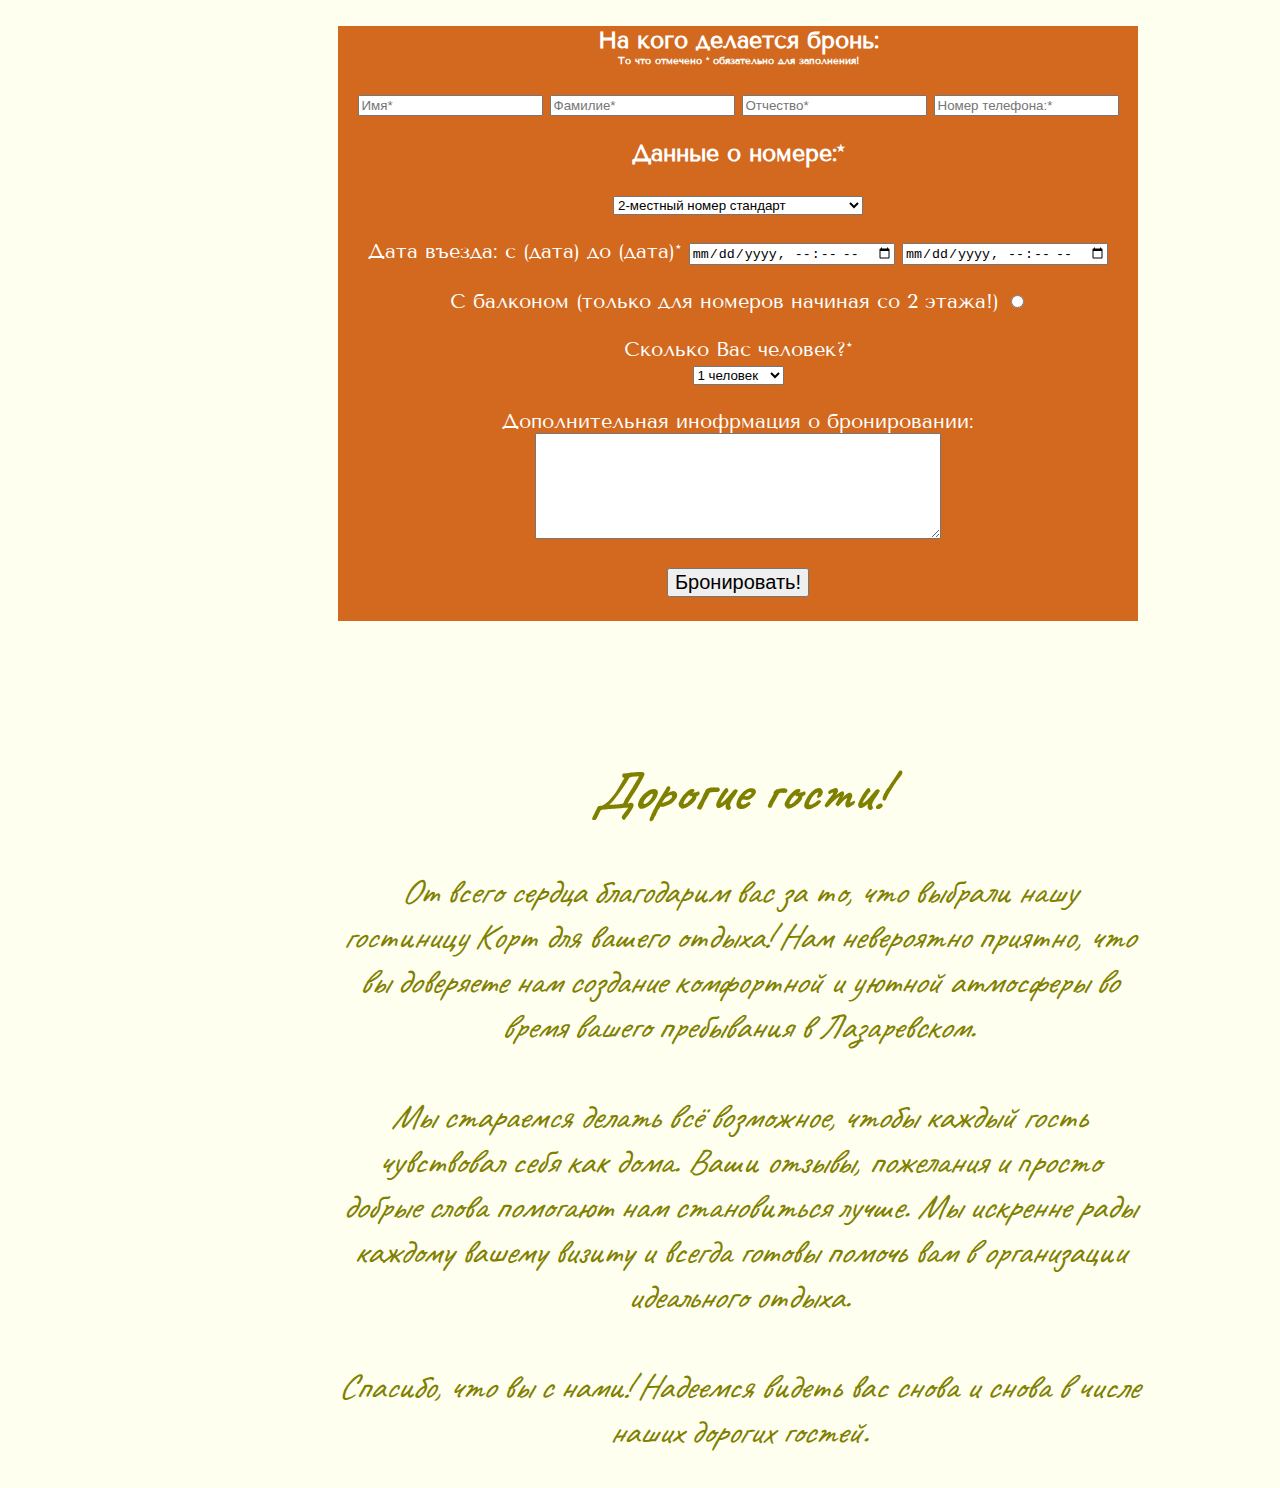
<file: kort/kort.html>
<!DOCTYPE html>
<html lang="ru">
<head>
    <meta charset="UTF-8">
    <meta name="viewport" content="width=device-width, initial-scale=1.0">
    <title>Kort</title>
    <link rel="stylesheet" href="kort.css">
    <link rel="shortcut icon" href="img/sun.jpg" type="image/x-icon">
    <style>
    @import url('https://fonts.googleapis.com/css2?family=Caveat:wght@400..700&family=Noto+Serif+Display:ital,wght@0,100..900;1,100..900&family=Roboto+Slab:wght@100..900&display=swap');
    @import url('https://fonts.googleapis.com/css2?family=Lobster&display=swap');
    @import url('https://fonts.googleapis.com/css2?family=Lobster&family=Tenor+Sans&display=swap');
    @import url('https://fonts.googleapis.com/css2?family=Caveat:wght@400..700&display=swap');
    </style>
</head>
<body>
    <div class="tac">
        <table border="2">
            <tr>
                <td>
                    <a href="#servis">Главная</a>
                </td>
                <td>
                    <a href="#nomera">Номера и цены</a>
                </td>
                <td>
                    <a href="#cont">Контакты</a>
                </td>
                <td>
                    <a href="#otz">Отзывы</a>
                </td>
                <td>
                    <a href="#bron">Бронирование</a>
                </td>
            </tr>
        </table>
    </div>
    <div style="font-size: 20px;text-align: center;position: relative;top: 40px;font-family: Lobster, sans-serif;color:#808000;">
        <h1>
            Частное домовладение "Корт" - уют и комфорт на каждый день!
        </h1>
    </div>
    <header>
        <div class="open">
            <table>
                <tr>
                    <td>
                        <h3 id="servis">
                            Мария и Владимир, владельцы гостиницы "Корт", с самого начала стремились создать место, где каждый гость чувствовал бы себя как дома. Их внимание к деталям, искреннее гостеприимство и преданность делу сделали "Корт" символом уюта и комфорта. Мария и Владимир всегда готовы предложить лучший сервис, чтобы ваш отдых стал незабываемым!
                        </h3>
                    </td>
                    <td style="padding-top: 150px;">
                        <img src="img/pp.jpg" alt="" width="300px">
                    </td>
                </tr>
            </table>
        </div>
    </header>
    <br><br><br><br><br>
    <main>
        <h2 class="center" id="nomera">Номера и цены</h2>
        <div style="margin-left: 150px;">
            <table border="2">
                <tr style="text-align: center;font-size: 33px;">
                    <th colspan="2" style="font-size: 33px;">
                        2-местные номера
                    </th>
                    <th colspan="1" style="font-size: 33px;">
                        2-местный номер с дополнительным
                    </th>
                </tr>
                <tr>
                    <td>
                        <div style="padding-top: 0px;position: relative;bottom: 5px;">
                            <img src="img/dvuh.jpg" alt="" width="400">
                        </div>
                        <br>
                        <div style="text-align: center;position: relative;bottom: 20px;font-size: 20px;">
                            <strong>О номере:</strong> 1 двух-спалка, душ, туалет, телевизор, холодильник, <span style="color: red">кондиционер!</span>, шкаф, столик, чайник, фен, сушилка на улице (личная). Столик и 2 стульчика. <br> <span style="color: red;font-size: 20px;text-transform: uppercase;">1 этаж</span>
                        </div>
                        <div style="text-align: center;color: brown;text-transform: uppercase;position: relative;top: 5px;">
                            <strong>Цена:</strong> от 2000 до 4000 т.рублей
                        </div>
                    </td>
                    <td>
                        <div style="padding-top: 0px;position: relative;bottom: 5px;">
                            <img src="img/dveh1.jpg" alt="" width="400">
                        </div>
                        <br>
                        <div style="text-align: center; position: relative; bottom: 20px;font-size: 20px">
                            <strong>О номере:</strong> 1 двух-спалка, душ, туалет, телевизор, холодильник, <span style="color: red">кондиционер!</span>, шкаф, столик, чайник, фен, сушилка на улице (личная). Столик и 2 стульчика. <br> <span style="color: red;font-size: 20px;text-transform: uppercase;">1 этаж</span>
                        </div>
                        <div style="text-align: center;color: brown;text-transform: uppercase;position: relative;top: 5px;">
                            <strong>Цена:</strong> от 2000 до 4000 т.рублей
                        </div>
                    </td>
                    <td>
                        <div style="padding-top: 0px; position: relative;bottom: 3px;">
                            <img src="img/dv2.jpg" alt="" width="402">
                        </div>
                        <div style="text-align: center;font-size: 20px">
                            <strong>О номере:</strong> 1 двух-спалка и диванчик раздвижной, душ, туалет, телевизор, <span style="color: red;">кондиционер!</span>, шкаф, столик, чайник, фен, холодильник, сушилка на улице (личная). Столик и 2 стульчика. <br>
                            <span style="color: red;font-size: 20px;text-transform: uppercase;">1 этаж</span>
                        </div>
                        <div style="text-align: center;color: brown;text-transform: uppercase;position: relative;top: 2px;">
                            <strong>Цена:</strong> от 2000 до 4000 т.рублей 
                        </div>
                    </td>
                </tr>
            </table>
        </div>
        <div style="margin-left: 150px;">
            <table border="2">
                <tr style="text-align: center;font-size: 33px;">
                    <th colspan="1">
                        3-местный номер
                    </th>
                    <th colspan="2"> 
                        3-местные номера с дополнительным
                    </th>
                </tr>
                <tr>
                    <td>
                        <div style="padding-top: 0px;position: relative;bottom: 11px;">
                            <img src="img/treh.jpg" alt="" width="400" height="470">
                        </div>
                        <div style="text-align: center;font-size: 20px;position: relative;bottom: 10px;">
                            <strong>О номере:</strong> 2 двух-спалки и 1 односпалка, душ, туалет, холодильник, <span style="color: red;">кондиционер!</span>, шкаф, столик, чайник, фен, сушилка на балконе (личная). <span style="color: red;">Балкон (2 стула и столик)!</span> <br>
                            <span style="color: red;font-size: 20px;text-transform: uppercase;">3 Этаж</span>
                        </div>
                            <br>
                            <div style="text-align: center;color: brown;text-transform: uppercase;position: relative;top: 12px;">
                                <strong>Цена:</strong> 4500 до 5500 т.рублей
                            </div>
                    </td>
                    <td>
                        <div style="padding-top: 0px;">
                            <img src="img/treh1.jpg" alt="" width="402" height="470">
                        </div>
                        <div style="text-align: center;font-size: 20px">
                            <strong>О номере:</strong> 2 двух-спалки и 1 односпалка и диванчик раздвижной, душ, туалет, холодильник, <span style="color: red;">кондиционер!</span>, шкаф, столик, чайник, фен, сушилка на улице (личная). <span style="color: red;">Балкон (2 стула и столик)!</span> <br>
                            <span style="color: red;font-size: 20px;text-transform: uppercase;">1 Этаж</span>
                        </div>
                        <br>
                        <div style="text-align: center;color: brown;text-transform: uppercase;">
                            <strong>Цена:</strong> 5000 до 6000 т.рублей
                        </div>
                    </td>
                    <td>
                        <div style="padding-top: 0px;">
                            <img src="img/treh2.jpg" alt="" width="400" height="470">
                        </div>
                        <div style="text-align: center;font-size: 20px;">
                            <strong>О номере:</strong> 2 двух-спалки и 1 односпалка и диванчик раздвижной, душ, туалет, холодильник, <span style="color: red;">кондиционер!</span>, шкаф, столик, чайник, фен, сушилка на балконе (личная). <span style="color: red;">Балкон (2 стула и столик)!</span> <br>
                            <span style="color: red;font-size: 20px;text-transform: uppercase;">3 Этаж</span>
                        </div>
                        <br>
                        <div style="text-align: center;color: brown;text-transform: uppercase;position: relative;top: 1px;">
                            <strong>Цена:</strong> 5500 до 6500 т.рублей
                        </div>
                    </td>
                </tr>
            </table>
        </div>
        <div style="margin-left: 150px;">
            <table border="2">
                <tr style="text-align: center;font-size: 33px;">
                    <th colspan="2">
                        4-местные номера
                    </th>
                    <th colspan="1">
                        4-местный номер с дополнительным
                    </th>
                </tr>
                <tr>
                    <td>
                        <div style="padding-top: 0px;position: relative;bottom: 11px;">
                            <img src="img/chet1.jpg" alt="" width="400" height="470">
                        </div>
                        <div style="text-align: center;font-size: 20px;position: relative;bottom: 10px;">
                            <strong>О номере:</strong> 2 двух-спалки и 2 односпалки, душ, туалет, холодильник, <span style="color: red;">кондиционер!</span>, шкаф, столик, чайник, фен, сушилка на улице (личная). Личный столик на улице. <br>
                            <span style="color: red;font-size: 20px;text-transform: uppercase;">1 Этаж</span>
                        </div>
                        <br>
                        <div style="text-align: center;color: brown;text-transform: uppercase;position: relative;top: 13px;">
                            <strong>Цена:</strong> 6000 до 7000 т.рублей
                        </div>
                    </td>
                    <td>
                        <div style="padding-top: 0px;position: relative;bottom: 11px;">
                            <img src="img/chet2.jpg" alt="" width="400" height="470">
                        </div>
                        <div style="text-align: center;font-size: 20px;position: relative;bottom: 10px;">
                            <strong>О номере:</strong> 2 двух-спалки и 2 односпалка, душ, туалет, холодильник, <span style="color: red;">кондиционер!</span>, шкаф, столик, чайник, фен, сушилка на балконе (личная). <span style="color: red;">Балкон (2 стула и столик)!</span> <br>
                            <span style="color: red;font-size: 20px;text-transform: uppercase;">2 Этаж</span>
                        </div>
                        <br>
                        <div style="text-align: center;color: brown;text-transform: uppercase;position: relative;top: 13px;">
                            <strong>Цена:</strong> 6000 до 7000 т.рублей
                        </div>
                    </td>
                    <td>
                        <div style="padding-top: 0px;">
                            <img src="img/chet3.jpg" alt="" width="402" height="470">
                        </div>
                        <div style="text-align: center;font-size: 20px;">
                            <strong>О номере:</strong> 2 двух-спалки и 2 односпалка и диванчик раздвижной, душ, туалет, холодильник, <span style="color: red;">кондиционер!</span>, шкаф, столик, чайник, фен, сушилка на балконе (личная). <span style="color: red;">Балкон (2 стула и столик)!</span> <br>
                            <span style="color: red;font-size: 20px;text-transform: uppercase;">3 Этаж</span>
                        </div>
                        <br>
                        <div style="text-align: center;color: brown;text-transform: uppercase;">
                            <strong>Цена:</strong> 6500 до 8000 т.рублей
                        </div>
                    </td>
                </tr>
            </table>
        </div>
        <br><br><br><br><br>
        <h2 class="center" id="cont">Контакты</h2>
        <div style="margin-left: 300px;width: 250px;color: #808000;height: 150px;">
            <table>
                <tr>
                    <th colspan="4">
                        <h3 style="font-size: 30px;">Мария</h3>
                    </th>
                </tr>
                <tr>
                    <td>
                        <div style="padding-left: 5px;">
                            <img src="img/tg.png" alt="" width="30">
                        </div>
                    </td>
                    <td>
                        <div style="font-size: 20px;">
                            <a target="_blank" href="https://t.me/ms_kringe">Телеграмм</a>
                        </div>
                    </td>
                </tr>
                <tr>
                    <td>
                        <div>
                            <img src="img/inst.jpg" alt="" width="40px">
                        </div>
                    </td>
                    <td>
                        <div style="font-size: 20px;">
                            <a href="https://www.instagram.com/ms_kringe?igsh=dzB5dXZuejR5MmF3 target=" target="_blank" rel="noopener noreferrer">Инстаграмм</a>
                        </div>
                    </td>
                </tr>
                <tr>
                    <td>
                        <div style="text-transform: uppercase;color: red;font-size: 20px;">
                            <p>Тел:</p>
                        </div>
                    </td>
                    <td>
                        <div style="color: red;font-size: 20px;">
                            +79873451234
                        </div>
                    </td>
                </tr>
            </table>
        </div>
        <div style="margin-left: 1000px;width: 250px;color: #808000;position: relative;bottom: 160px;right: 45px;height: 150;">
            <table>
                <tr>
                    <th colspan="4">
                        <div style="font-size: 30px;">
                            <h3>Владимир</h3>
                        </div> 
                    </th>
                </tr>
                <tr>
                    <td>
                        <div style="padding-left: 5px;">
                            <img src="img/tg.png" alt="" width="30">
                        </div>
                    </td>
                    <td>
                        <div style="font-size: 20px;">
                            <a href="https://t.me/wladimir_veredyuk" target="_blank" rel="noopener noreferrer">Телеграмм</a>
                        </div>
                    </td>
                </tr>
                <tr>
                    <td>
                        <div>
                            <img src="img/inst.jpg" alt="" width="40">
                        </div>
                    </td>
                    <td>
                        <div style="font-size: 20px;">
                            <a href="https://www.instagram.com/capitan_nachmed?igsh=bmJxZTQ5dWgzZXRu&utm_source=qr" target="_blank" rel="noopener noreferrer">Инстаграмм</a>
                        </div>
                    </td>
                </tr>
                <tr>
                    <td>
                        <div style="text-transform: uppercase;color: red;font-size: 20px;">
                            <p>
                                Тел:
                            </p>
                        </div>
                    </td>
                    <td>
                        <div style="color: red;font-size: 20px;">
                            +79873456745
                        </div>
                    </td>
                </tr>
            </table>
        </div>
        <br><br><br><br><br>
        <h2 class="center" id="otz">Наши отзывы</h2>
        <div style="text-align: center;background-attachment: fixed;background-color: chocolate;width: 600px;position: relative;left: 430px;font-size: 20px;color: white;";>
            <h3>Елена: г. Москва 34 года</h3>
            <img src="img/elena.jpg" alt="" width="300">
            <p>
                “Недавно останавливалась в гостинице Корт в Лазаревском, и осталась в полном восторге! В первую очередь хочу отметить дружелюбие и гостеприимство хозяев — Марии и Владимира. Они всегда были готовы помочь и сделать наше пребывание максимально комфортным.

                Номера чистые, уютные, и в них есть все необходимое для комфортного отдыха. Особенно понравилось, что гостиница находится в тихом районе, но при этом до моря всего несколько минут пешком. Также порадовало наличие небольшого уютного дворика, где можно посидеть вечером с чашечкой чая.

                Обязательно приеду сюда снова и буду рекомендовать это место своим друзьям и знакомым. Спасибо за отличный отдых!”
            </p>
        </div>
        <div style="text-align: center;background-attachment: fixed;background-color: chocolate;width: 600px;position: relative;left: 430px;font-size: 20px;color: white;">
            <h3>Константин: г. Санкт - Петербург 26 лет</h3>
            <img src="img/man.jpg" alt="" width="250">
            <p>
                Провёл несколько дней в гостинице Корт и остался под приятным впечатлением. Впервые выбрал это место для отдыха, и думаю, вернусь снова. Особенно понравилось, что в отеле всё продумано до мелочей — начиная с комфортного размещения, заканчивая мелкими бытовыми удобствами, которые всегда под рукой.

                Хозяева, Мария и Владимир, действительно молодцы — дружелюбные и отзывчивые. Не было никакого ощущения формальности, скорее наоборот — чувствовал себя как дома.

                До моря идти всего пару минут, пляж чистый и не переполненный. Отличное соотношение цены и качества, учитывая расположение и уровень обслуживания. Для тех, кто хочет провести спокойный отпуск у моря, это идеальный вариант.
            </p>
        </div>
        <div style="text-align: center;background-attachment: fixed;background-color: chocolate;width: 600px;position: relative;left: 430px;font-size: 20px;color: white;">
            <h3>Анастасия и Григорий: г. Казань 27 лет</h3>
            <img src="img/para.jpg" alt="" width="350">
            <p>
                “Недавно с женой останавливались в Корт в Лазаревском. Впечатления двоякие. С одной стороны, место действительно уютное, хозяева, Мария и Владимир, очень приветливые и общительные. Они сделали всё, чтобы помочь с заселением и подсказали пару хороших мест для экскурсий. Чувствовалось, что люди вкладывают душу в этот бизнес.

                Но вот что касается номера — хотелось бы больше внимания к деталям. Мебель немного устаревшая, и в ванной комнате не хватало современных удобств. Хотя для своей цены в целом нормально, но если вы привыкли к более высоким стандартам, стоит учесть этот момент.

                Локация отличная — до моря совсем близко, и пляж не слишком многолюдный, что стало большим плюсом. Вокруг есть всё необходимое — магазины, кафе. Для спокойного отдыха это место подходит, но есть моменты, которые можно улучшить.
            </p>
        </div>
        <br><br><br><br><br><br>
        <h2 class="center" id="bron">Бронирование</h2>
        <div style="text-align: center;background-attachment: fixed;background-color: chocolate;width: 800px;position: relative;left: 330px;font-size: 20px;color: white;">
            <form action="">
                <h3>
                    На кого делается бронь:
                    <div style="font-size: 10px;">
                        То что отмечено * обязательно для заполнения!
                    </div>
                </h3>
                <input type="text" name="name" id="order_nomer" placeholder="Имя*">
                <input type="text" name="sername" id="order_nomer" placeholder="Фамилие*">
                <input type="text" name="Otche" id="order_nomer" placeholder="Отчество*">
                <input type="tel" name="tel" id="order_nomer" placeholder="Номер телефона:*">
                <br>
                <h3>
                    Данные о номере:*
                </h3>
                <select name="nomera" id="order_nomer">
                    <option value="dvuh">
                        2-местный номер стандарт
                    </option>
                    <option value="dvuhdop">
                        2-местный номер с дополнительным
                    </option>
                    <option value="treh">
                        3-местный номер стандарт
                    </option>
                    <option value="trehdop">
                        3-местный номер с дополнительным
                    </option>
                    <option value="chet">
                        4-местный номер стандарт
                    </option>
                    <option value="chetdop">
                        4-местный номер с дополнительным
                    </option>
                </select>
                <br><br>
                <label for="datanomera">Дата въезда: с (дата) до (дата)*</label>
                <input type="datetime-local" name="viezd" id="order_nomer">
                <input type="datetime-local" name="viezd" id="order_nomer">
                <br><br>
                <label for="balcon">С балконом (только для номеров начиная со 2 этажа!)</label>
                <input type="radio" name="withs" id="order_nomer">
                <br><br>
                <label for="chel">Сколько Вас человек?*</label>
                <br>
                <select name="chelo" id="order_nomer">
                    <option value="one">
                        1 человек
                    </option>
                    <option value="">
                        2 человека
                    </option>
                    <option value="">
                        3 человека 
                    </option>
                    <option value="">
                        4 человека
                    </option>
                    <option value="">
                        5 человек 
                    </option>
                </select>
                <br><br>
                <label for="">Дополнительная инофрмация о бронировании:</label>
                <textarea name="" id="" style="width: 400px; height: 100px;text-align: left;"></textarea>
                <br><br>
                <button type="submit" style="font-size: 20px;">Бронировать!</button>
                <br><br>
            </form>
        </div>
        <br><br><br><br><br>
        <div class="zak">
            <h2>Дорогие гости!</h2>
            <p>
                От всего сердца благодарим вас за то, что выбрали нашу гостиницу Корт для вашего отдыха! Нам невероятно приятно, что вы доверяете нам создание комфортной и уютной атмосферы во время вашего пребывания в Лазаревском. <br><br>

                Мы стараемся делать всё возможное, чтобы каждый гость чувствовал себя как дома. Ваши отзывы, пожелания и просто добрые слова помогают нам становиться лучше. Мы искренне рады каждому вашему визиту и всегда готовы помочь вам в организации идеального отдыха. <br><br>

                Спасибо, что вы с нами! Надеемся видеть вас снова и снова в числе наших дорогих гостей.     
            </p>
        </div>
    </main>
</body>
</html>
</file>
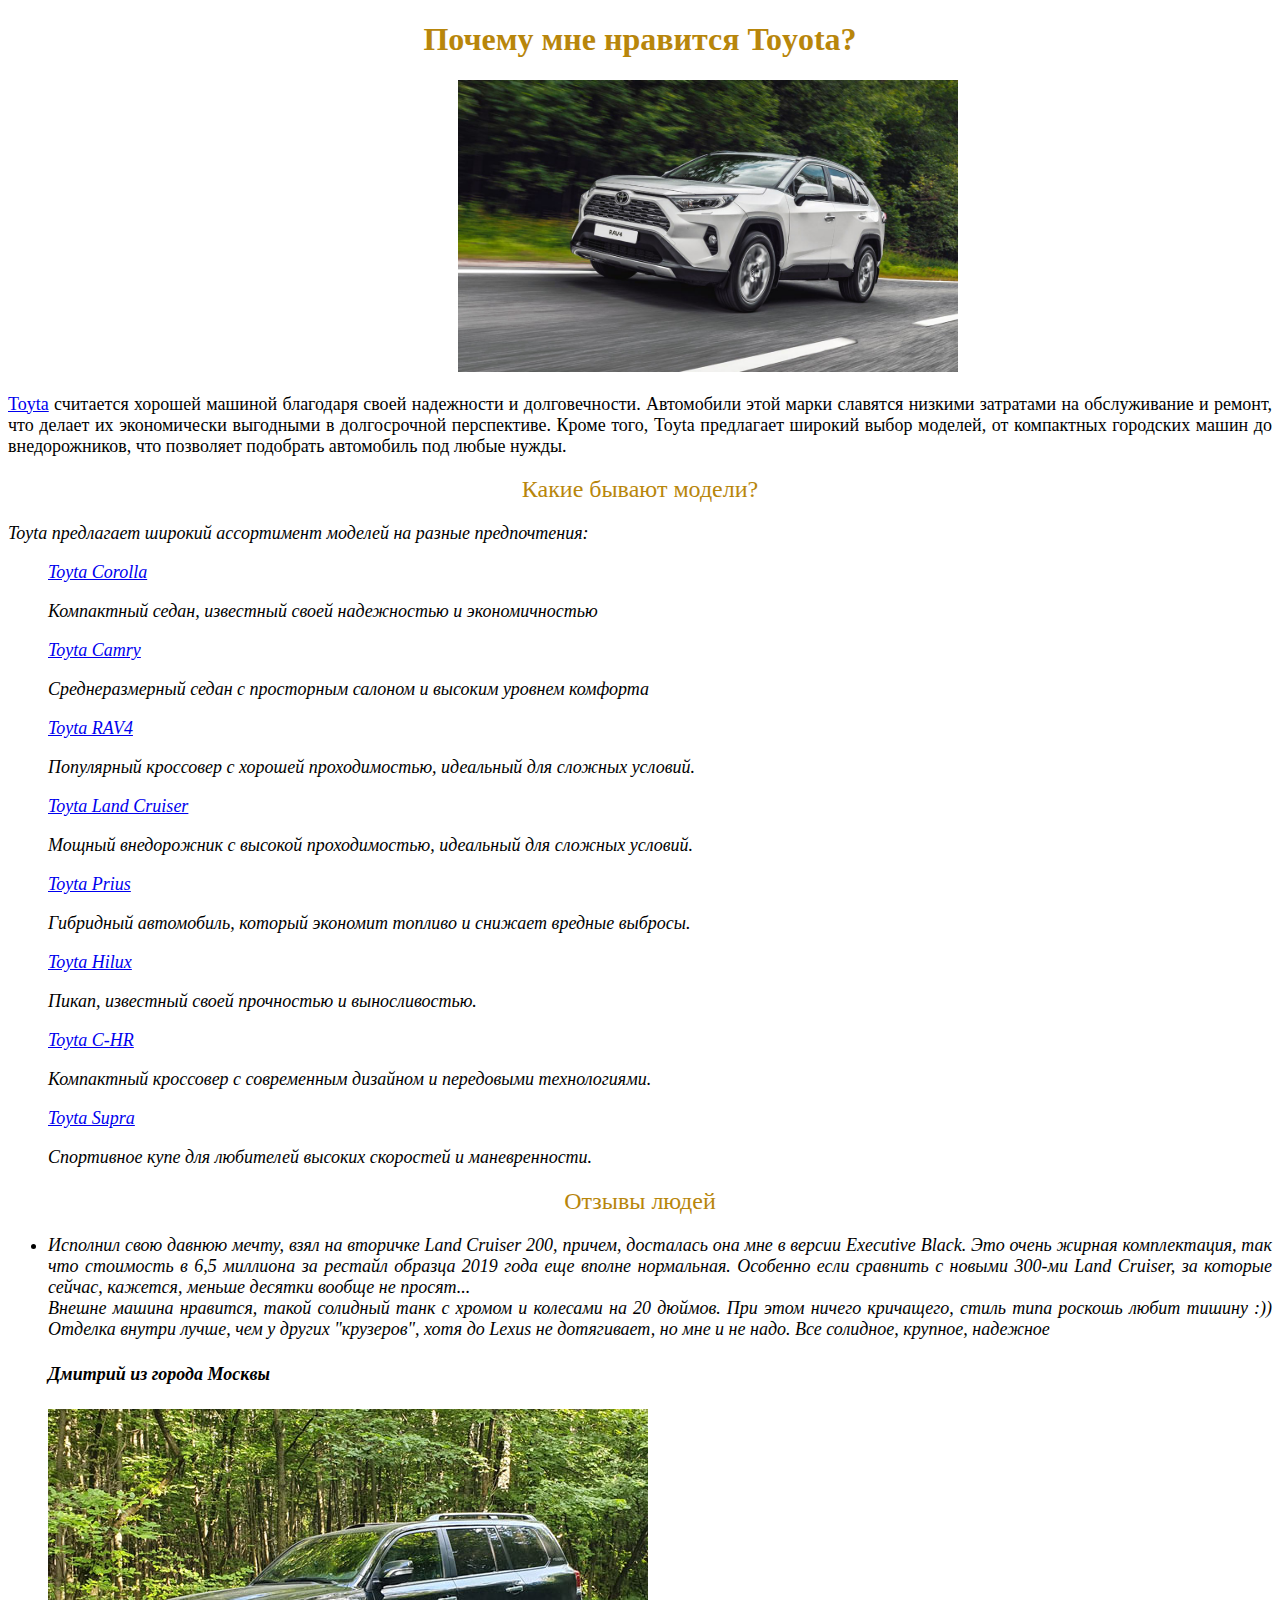
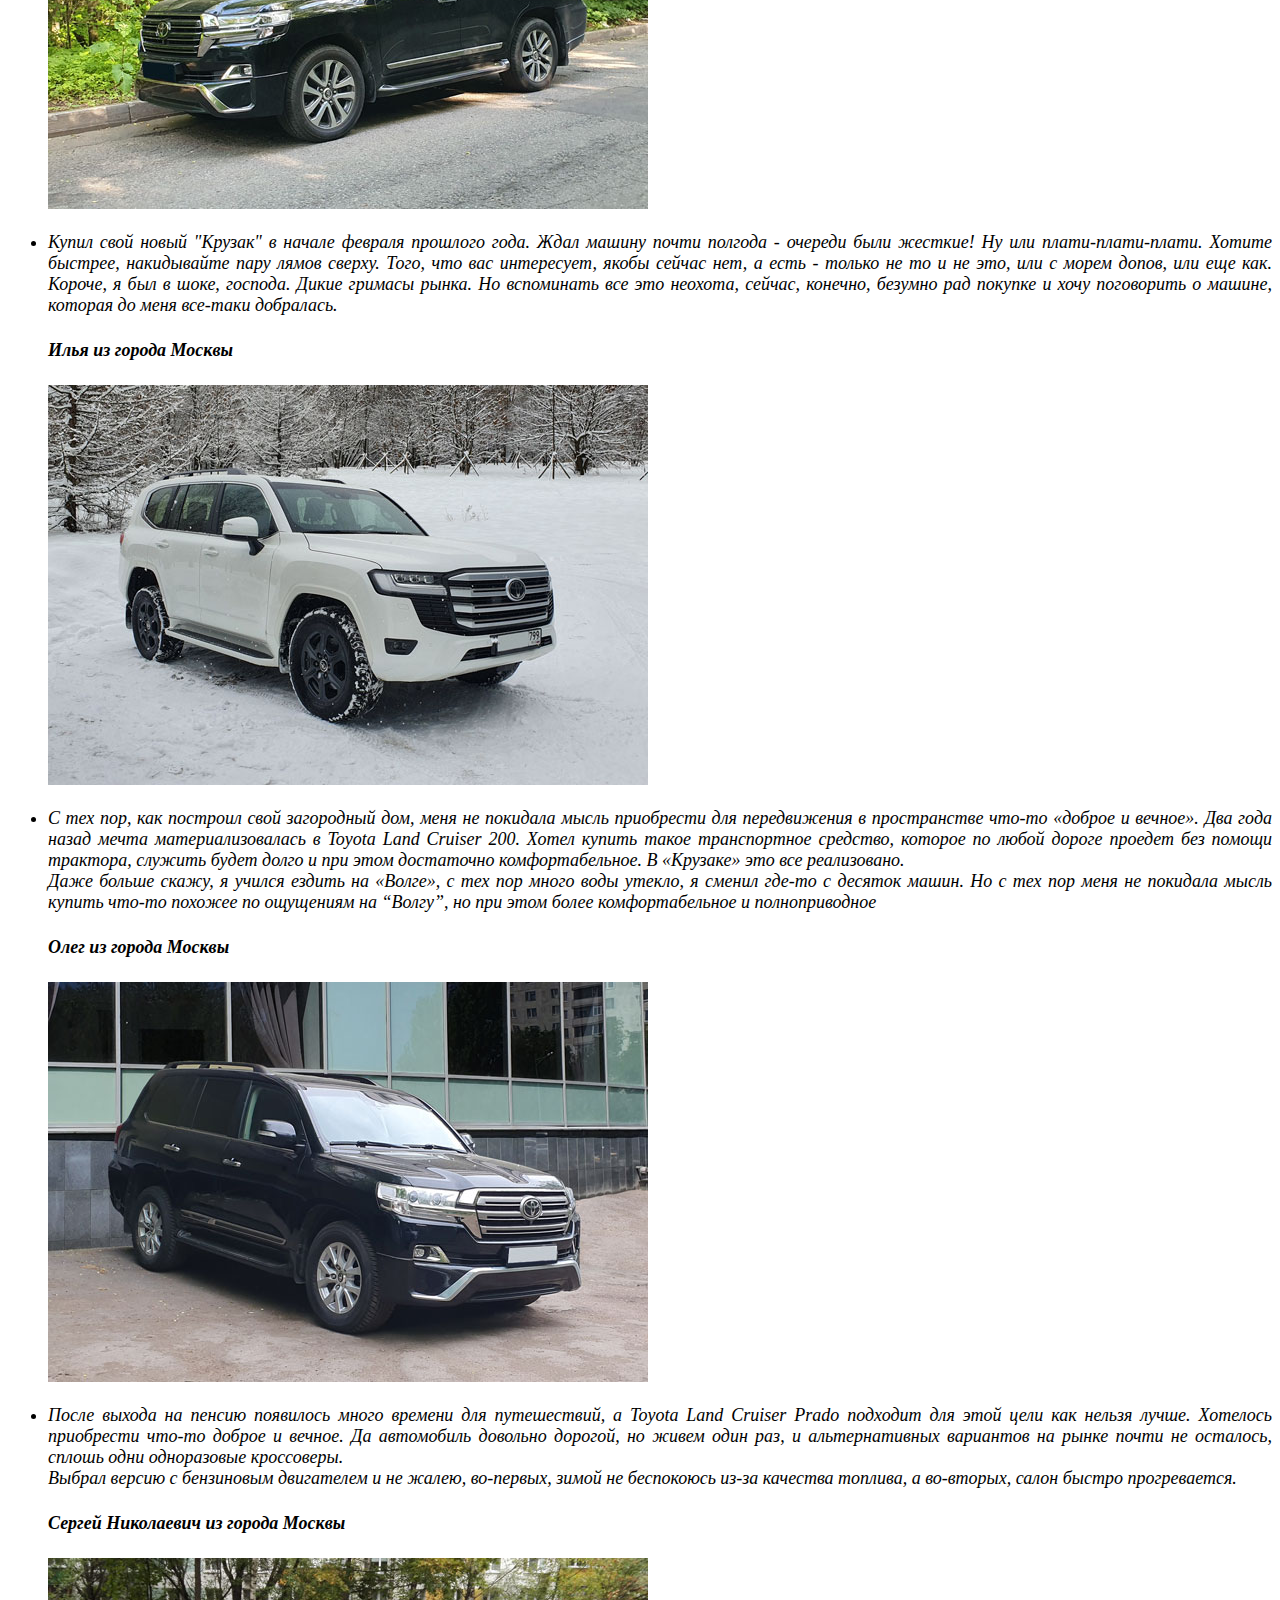
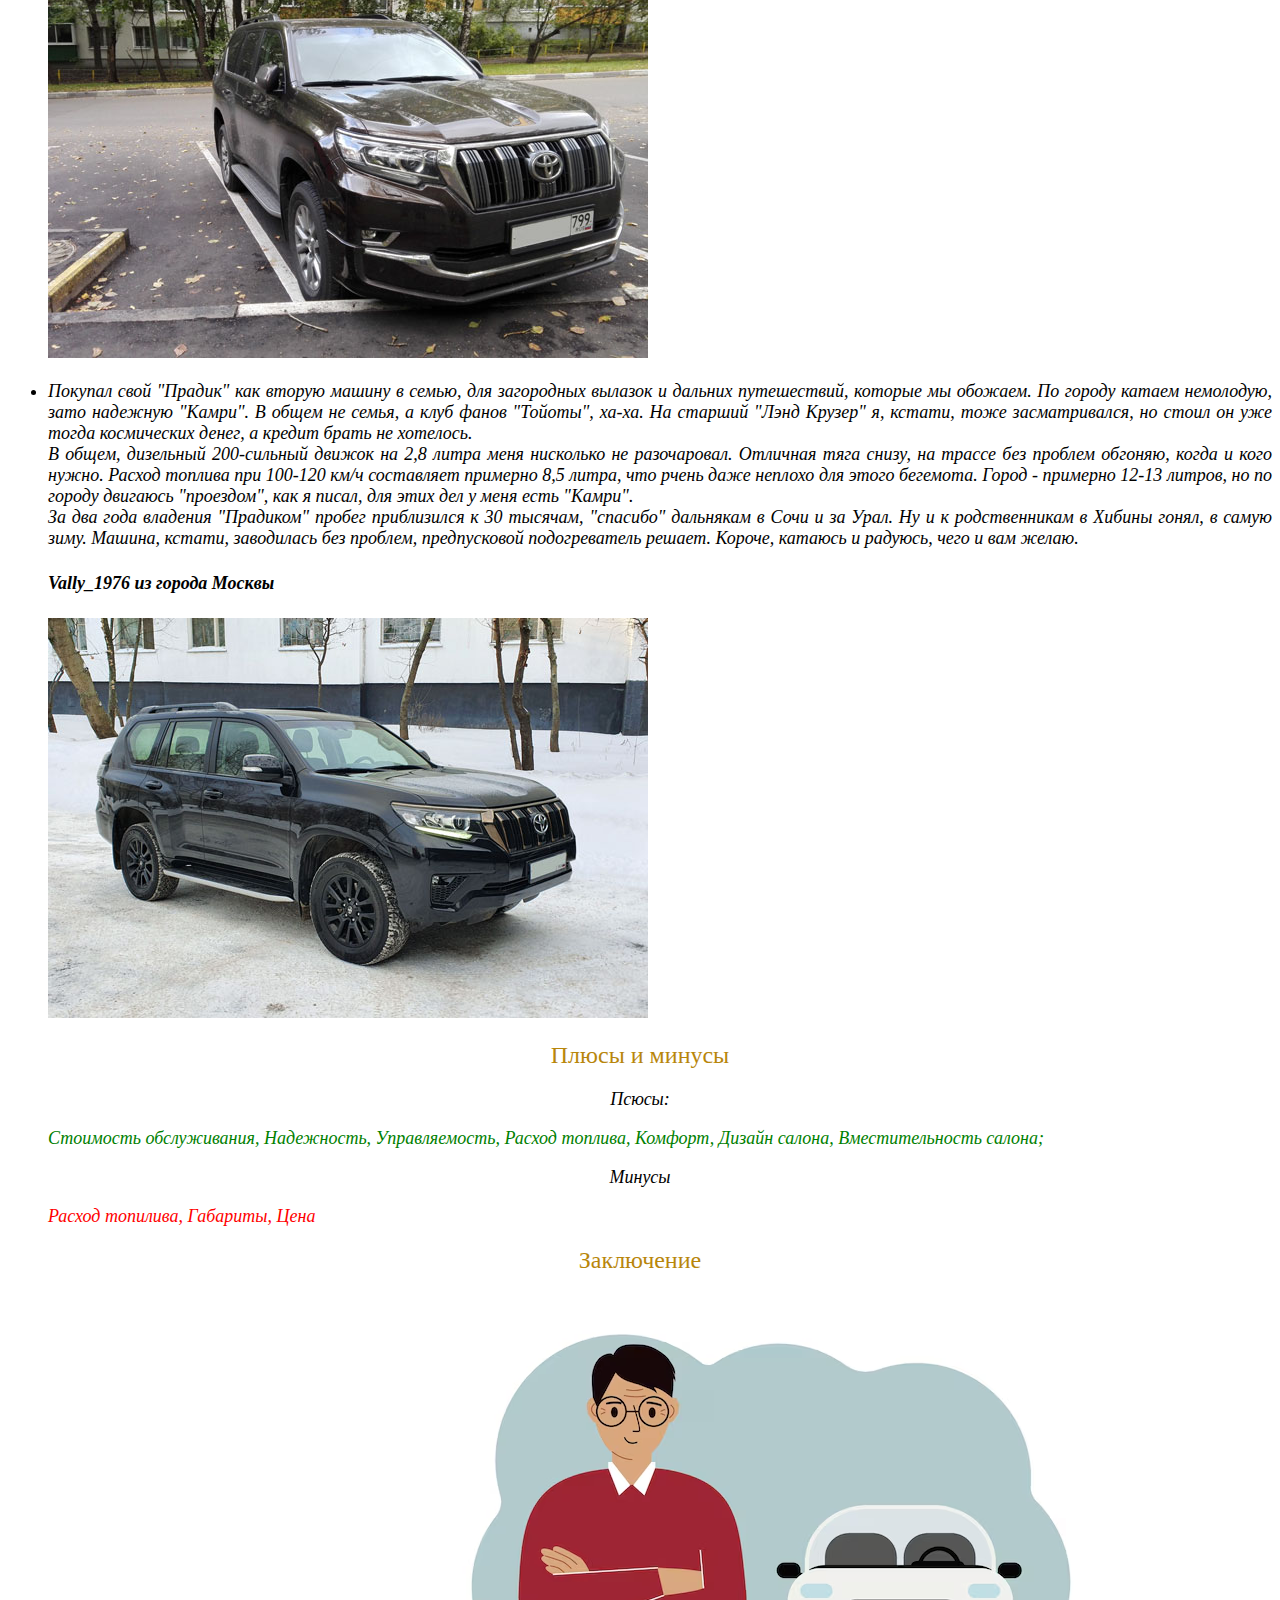
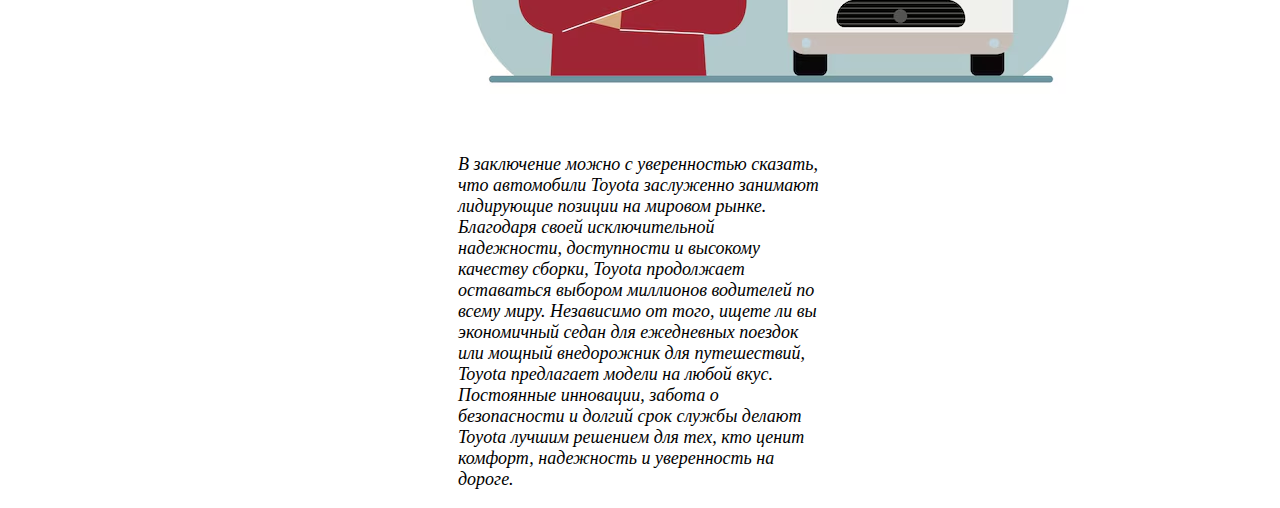
<file: new_prog/car.html>
<!DOCTYPE html>
<html lang="ru">
<head>
    <meta charset="UTF-8">
    <meta name="viewport" content="width=device-width, initial-scale=1.0">
    <title>Toyota</title>
    <link rel="stylesheet" href="car.css">
</head>
<body>
    <div class="ssh"><h1>Почему мне нравится Toyota?</h1></div>
        <div class="photo"><img src="/img/toyota-rav4-2.jpg" alt="Toyta" width="500"></div>
        <p class="opisanie"><a target="_blank" href="https://www.toyota.ru/">Toyta</a> считается хорошей машиной благодаря своей надежности и долговечности. Автомобили этой марки славятся низкими затратами на обслуживание и ремонт, что делает их экономически выгодными в долгосрочной перспективе. Кроме того, Toyta предлагает широкий выбор моделей, от компактных городских машин до внедорожников, что позволяет подобрать автомобиль под любые нужды.</p>
    <div>
        <h2 class="ssh">Какие бывают модели?</h2>
        <p class="spisok">Toyta предлагает широкий ассортимент моделей на разные предпочтения:</p>
        <ul class="spisok">
            <il>
                <a target="_blank" href="https://auto.ru/cars/toyota/corolla/used/?utm_referrer=https%3A%2F%2Fduckduckgo.com%2F">
                    <p>Toyta Corolla</p></a>
                    <p>Компактный седан, известный своей надежностью и экономичностью</p>
                </il>
            <il>
                <a target="_blank" href="https://www.drom.ru/catalog/toyota/camry/">
                    <p>Toyta Camry</p></a>
                    <p>Среднеразмерный седан с просторным салоном и высоким уровнем комфорта</p>
            </il>
            <il>
                <a target="_blank" href="https://www.drom.ru/catalog/toyota/rav4/">
                    <p>Toyta RAV4</p></a>
                    <p>Популярный кроссовер с хорошей проходимостью, идеальный для сложных условий.</p>
            </il>
            <il>
                <a target="_blank" href="https://auto.drom.ru/toyota/land_cruiser/">
                    <p>Toyta Land Cruiser</p></a>
                    <p>Мощный внедорожник с высокой проходимостью, идеальный для сложных условий.</p>
            </il>
            <il>
                <a target="_blank" href="https://auto.ru/cars/toyota/prius/used/">
                    <p>Toyta Prius</p></a>
                    <p>Гибридный автомобиль, который экономит топливо и снижает вредные выбросы.</p>
            </il>
            <il>
                <a target="_blank" href="https://auto.ru/cars/toyota/hilux/used/">
                    <p>Toyta Hilux</p></a>
                    <p>Пикап, известный своей прочностью и выносливостью.</p>
            </il>
            <il>
                <a target="_blank" href="https://auto.ru/cars/toyota/c_hr/all/">
                    <p>Toyta C-HR</p></a>
                    <p>Компактный кроссовер с современным дизайном и передовыми технологиями.</p>
            </il>
            <il>
                <a target="_blank" href="https://auto.drom.ru/toyota/supra/">
                    <p>Toyta Supra</p></a>
                    <p>Спортивное купе для любителей высоких скоростей и маневренности.</p>
            </il>
        </ul>
    </div>
    <h2 class="ssh">Отзывы людей</h2>
    <div class="spisok">
        <ul>
            <li>
                <p class="opisanie">Исполнил свою давнюю мечту, взял на вторичке Land Cruiser 200, причем, досталась она мне в версии Executive Black. Это очень жирная комплектация, так что стоимость в 6,5 миллиона за рестайл образца 2019 года еще вполне нормальная. Особенно если сравнить с новыми 300-ми Land Cruiser, за которые сейчас, кажется, меньше десятки вообще не просят...<br>Внешне машина нравится, такой солидный танк с хромом и колесами на 20 дюймов. При этом ничего кричащего, стиль типа роскошь любит тишину :)) Отделка внутри лучше, чем у других "крузеров", хотя до Lexus не дотягивает, но мне и не надо. Все солидное, крупное, надежное</p>
                <h4>Дмитрий из города Москвы</h4>
                <img src="/img/tt1.jpg" alt="tt1">
            </li>
            <li>
                <p class="opisanie">Купил свой новый "Крузак" в начале февраля прошлого года. Ждал машину почти полгода - очереди были жесткие! Ну или плати-плати-плати. Хотите быстрее, накидывайте пару лямов сверху. Того, что вас интересует, якобы сейчас нет, а есть - только не то и не это, или с морем допов, или еще как. Короче, я был в шоке, господа. Дикие гримасы рынка. Но вспоминать все это неохота, сейчас, конечно, безумно рад покупке и хочу поговорить о машине, которая до меня все-таки добралась. </p>
                <h4>Илья из города Москвы</h4>
                <img src="/img/tt2.jpg" alt="tt2">
            </li>
            <li>
                <p class="opisanie">С тех пор, как построил свой загородный дом, меня не покидала мысль приобрести для передвижения в пространстве что-то «доброе и вечное». Два года назад мечта материализовалась в Toyota Land Cruiser 200. Хотел купить такое транспортное средство, которое по любой дороге проедет без помощи трактора, служить будет долго и при этом достаточно комфортабельное. В «Крузаке» это все реализовано.<br>Даже больше скажу, я учился ездить на «Волге», с тех пор много воды утекло, я сменил где-то с десяток машин. Но с тех пор меня не покидала мысль купить что-то похожее по ощущениям на “Волгу”, но при этом более комфортабельное и полноприводное</p>
                <h4>Олег из города Москвы</h4>
                <img src="/img/tt3.jpg" alt="tt3">
            </li>
            <li>
                <p class="opisanie">После выхода на пенсию появилось много времени для путешествий, а Toyota Land Cruiser Prado подходит для этой цели как нельзя лучше. Хотелось приобрести что-то доброе и вечное. Да автомобиль довольно дорогой, но живем один раз, и альтернативных вариантов на рынке почти не осталось, сплошь одни одноразовые кроссоверы.<br>Выбрал версию с бензиновым двигателем и не жалею, во-первых, зимой не беспокоюсь из-за качества топлива, а во-вторых, салон быстро прогревается.</p>
                <h4>Сергей Николаевич из города Москвы</h4>
                <img src="/img/tt4.jpg" alt="tt4">
            </li>
            <li>
                <p class="opisanie">Покупал свой "Прадик" как вторую машину в семью, для загородных вылазок и дальних путешествий, которые мы обожаем. По городу катаем немолодую, зато надежную "Камри". В общем не семья, а клуб фанов "Тойоты", ха-ха. На старший "Лэнд Крузер" я, кстати, тоже засматривался, но стоил он уже тогда космических денег, а кредит брать не хотелось. <br>В общем, дизельный 200-сильный движок на 2,8 литра меня нисколько не разочаровал. Отличная тяга снизу, на трассе без проблем обгоняю, когда и кого нужно. Расход топлива при 100-120 км/ч составляет примерно 8,5 литра, что рчень даже неплохо для этого бегемота. Город - примерно 12-13 литров, но по городу двигаюсь "проездом", как я писал, для этих дел у меня есть "Камри". <br>За два года владения "Прадиком" пробег приблизился к 30 тысячам, "спасибо" дальнякам в Сочи и за Урал. Ну и к родственникам в Хибины гонял, в самую зиму. Машина, кстати, заводилась без проблем, предпусковой подогреватель решает. Короче, катаюсь и радуюсь, чего и вам желаю.</p>
                <h4>Vally_1976 из города Москвы</h4>
                <img src="/img/tt5.jpg" alt="tt5">
            </li>
        </ul>
    </div>
    <h2 class="ssh">Плюсы и минусы</h2>
        <div class="spisok">
            <p style="text-align: center;">Псюсы:</p>
            <ul>
                <il style="color: green;">Стоимость обслуживания, Надежность, Управляемость, Расход топлива, Комфорт, Дизайн салона, Вместительность салона;</il>
            </ul>
            <p style="text-align: center;">Минусы</p>
            <ul>
                <il style="color: red;">Расход топилива, Габариты, Цена</il>
            </ul>
        </div>
        <div class="photo">
            <h2 class="ssh">Заключение</h2>
            <img src="/img/tt6.avif" alt="tt6">
            <p class="spisok">В заключение можно с уверенностью сказать, что автомобили Toyota заслуженно занимают лидирующие позиции на мировом рынке. Благодаря своей исключительной надежности, доступности и высокому качеству сборки, Toyota продолжает оставаться выбором миллионов водителей по всему миру. Независимо от того, ищете ли вы экономичный седан для ежедневных поездок или мощный внедорожник для путешествий, Toyota предлагает модели на любой вкус. Постоянные инновации, забота о безопасности и долгий срок службы делают Toyota лучшим решением для тех, кто ценит комфорт, надежность и уверенность на дороге.</p>
        </div>
</body>
</html>
</file>
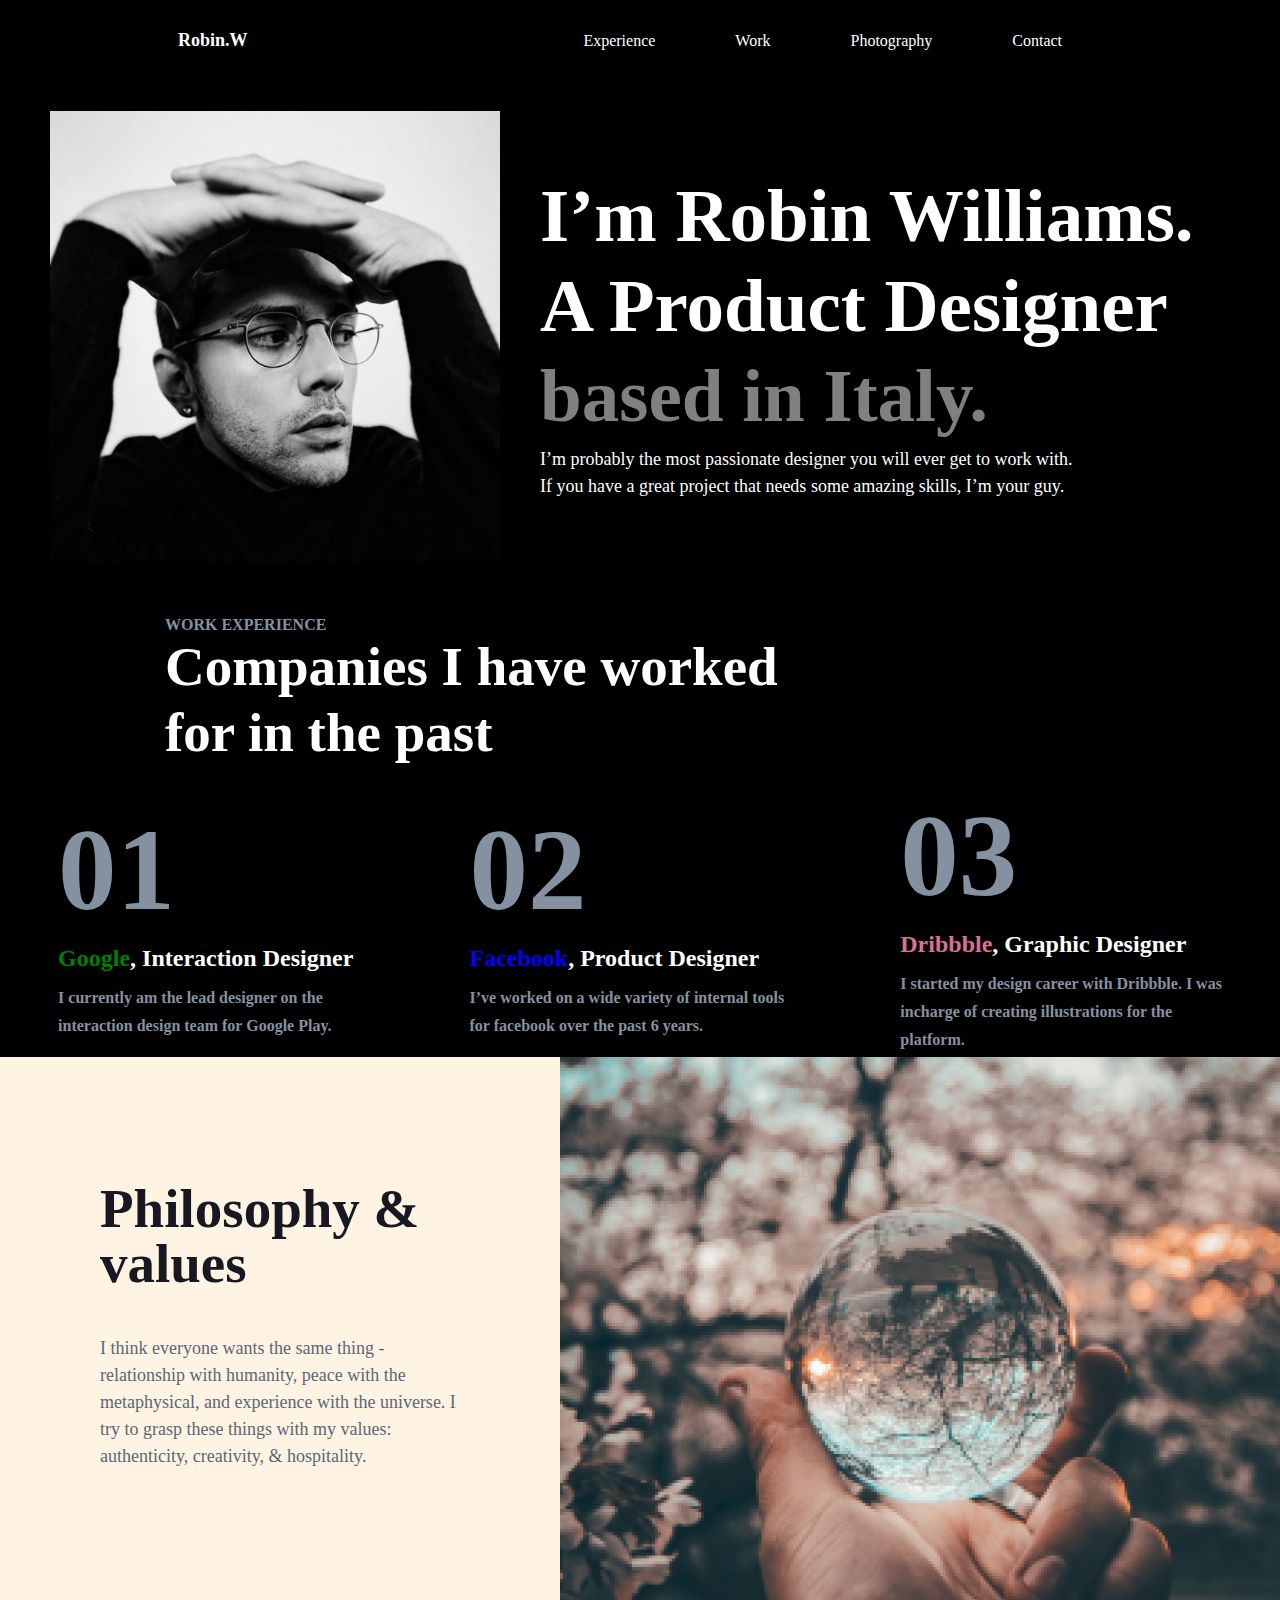
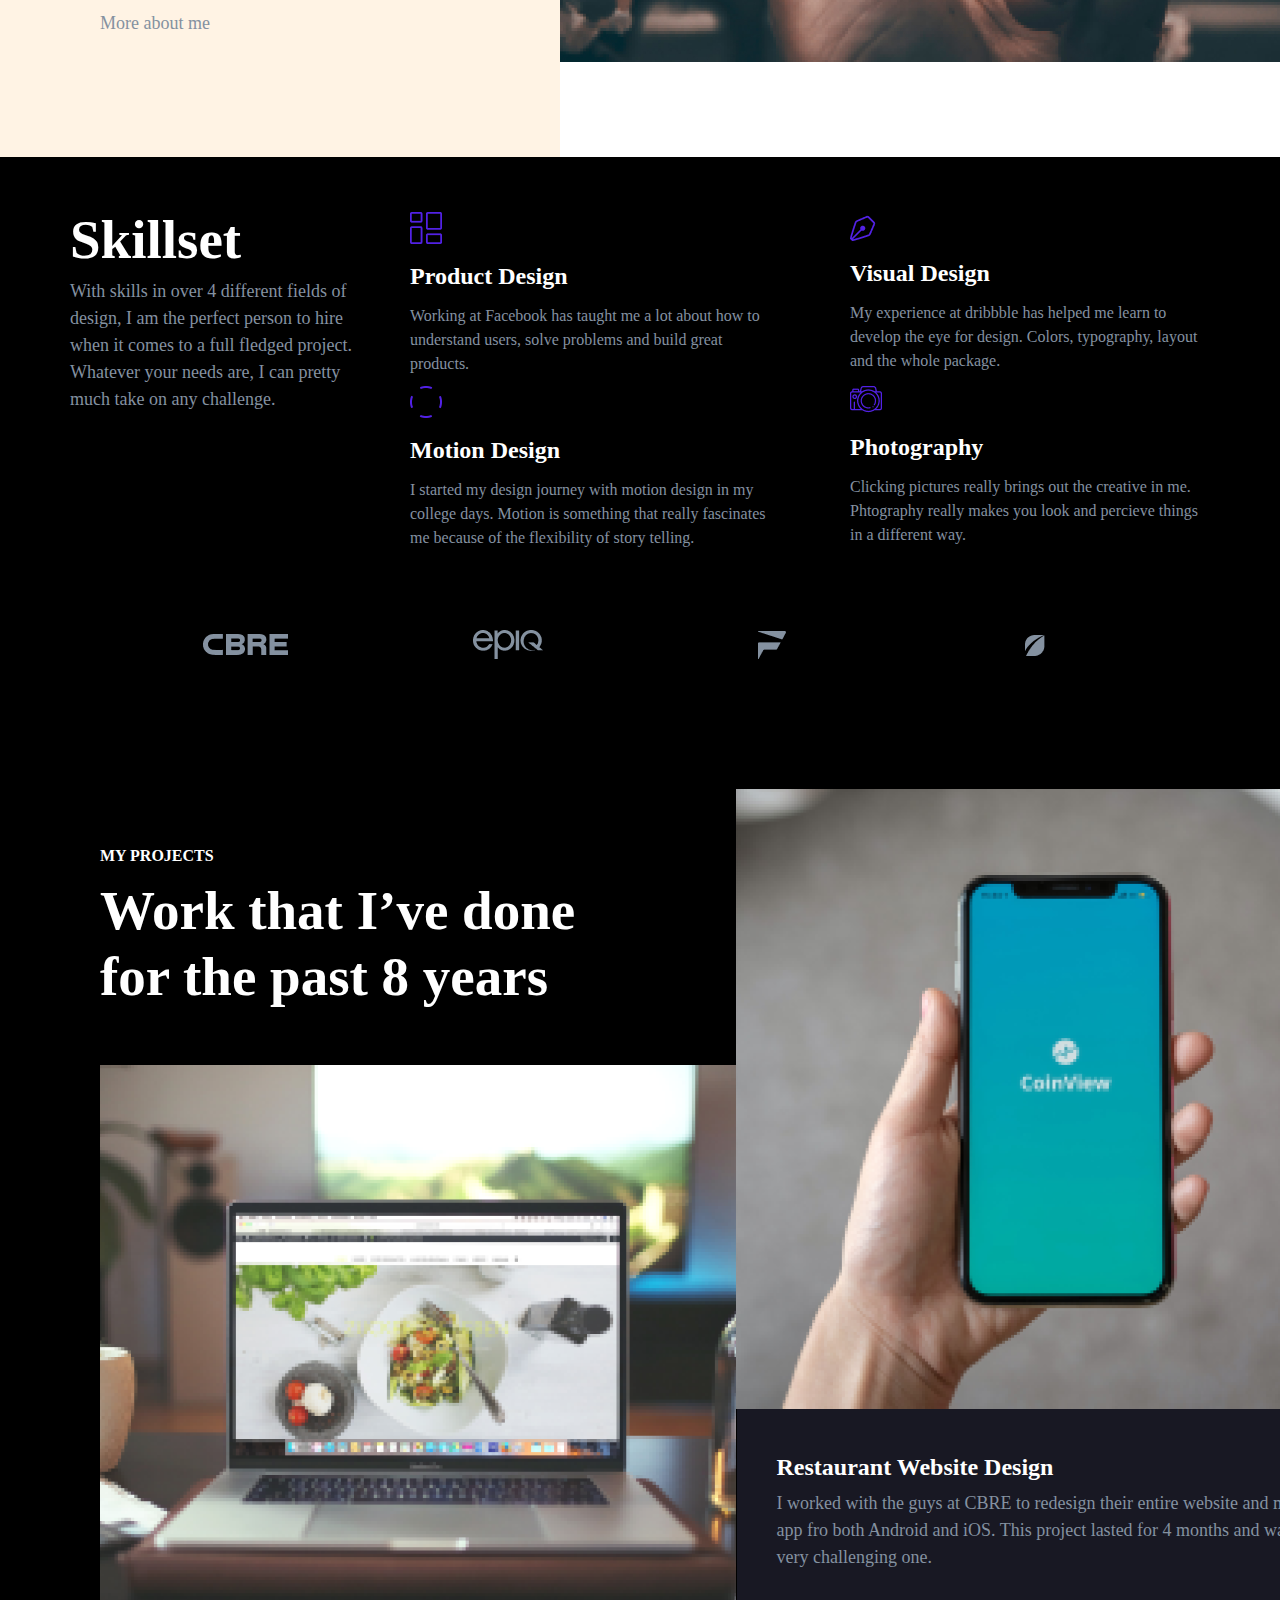
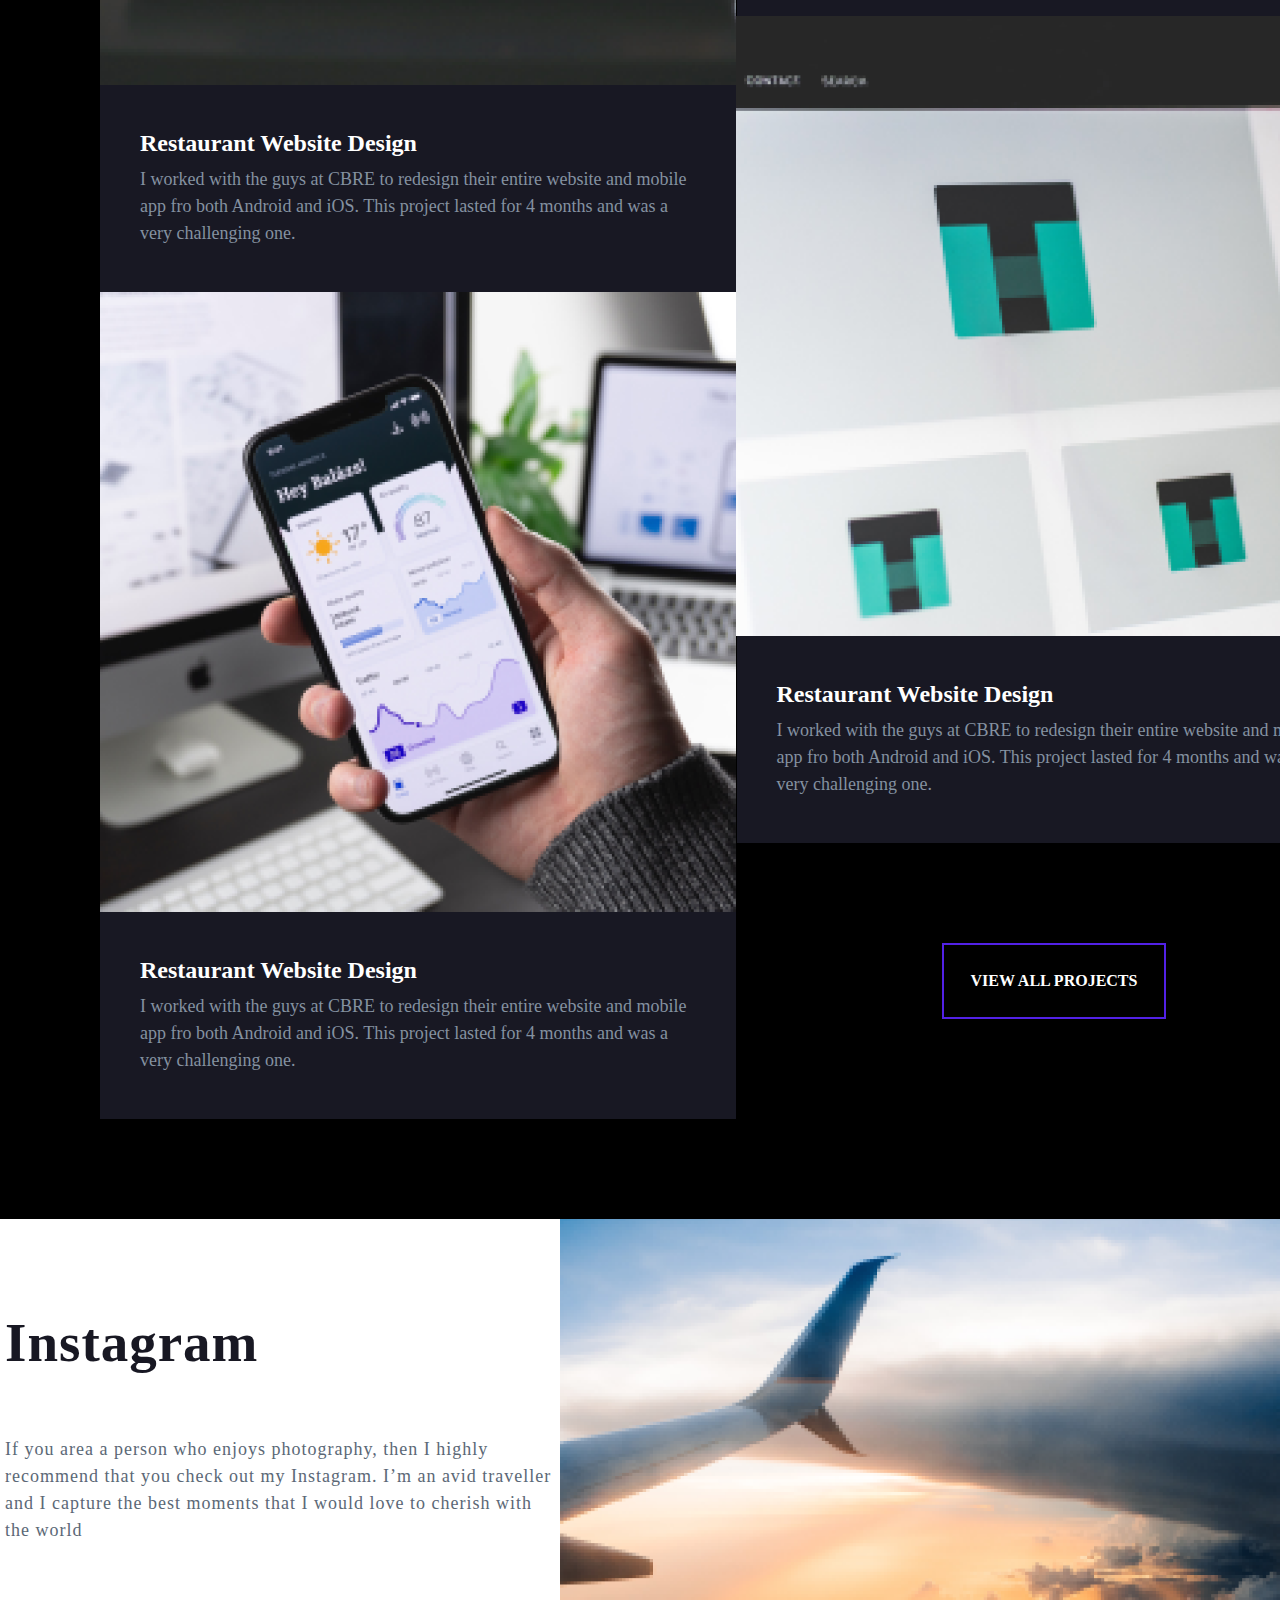
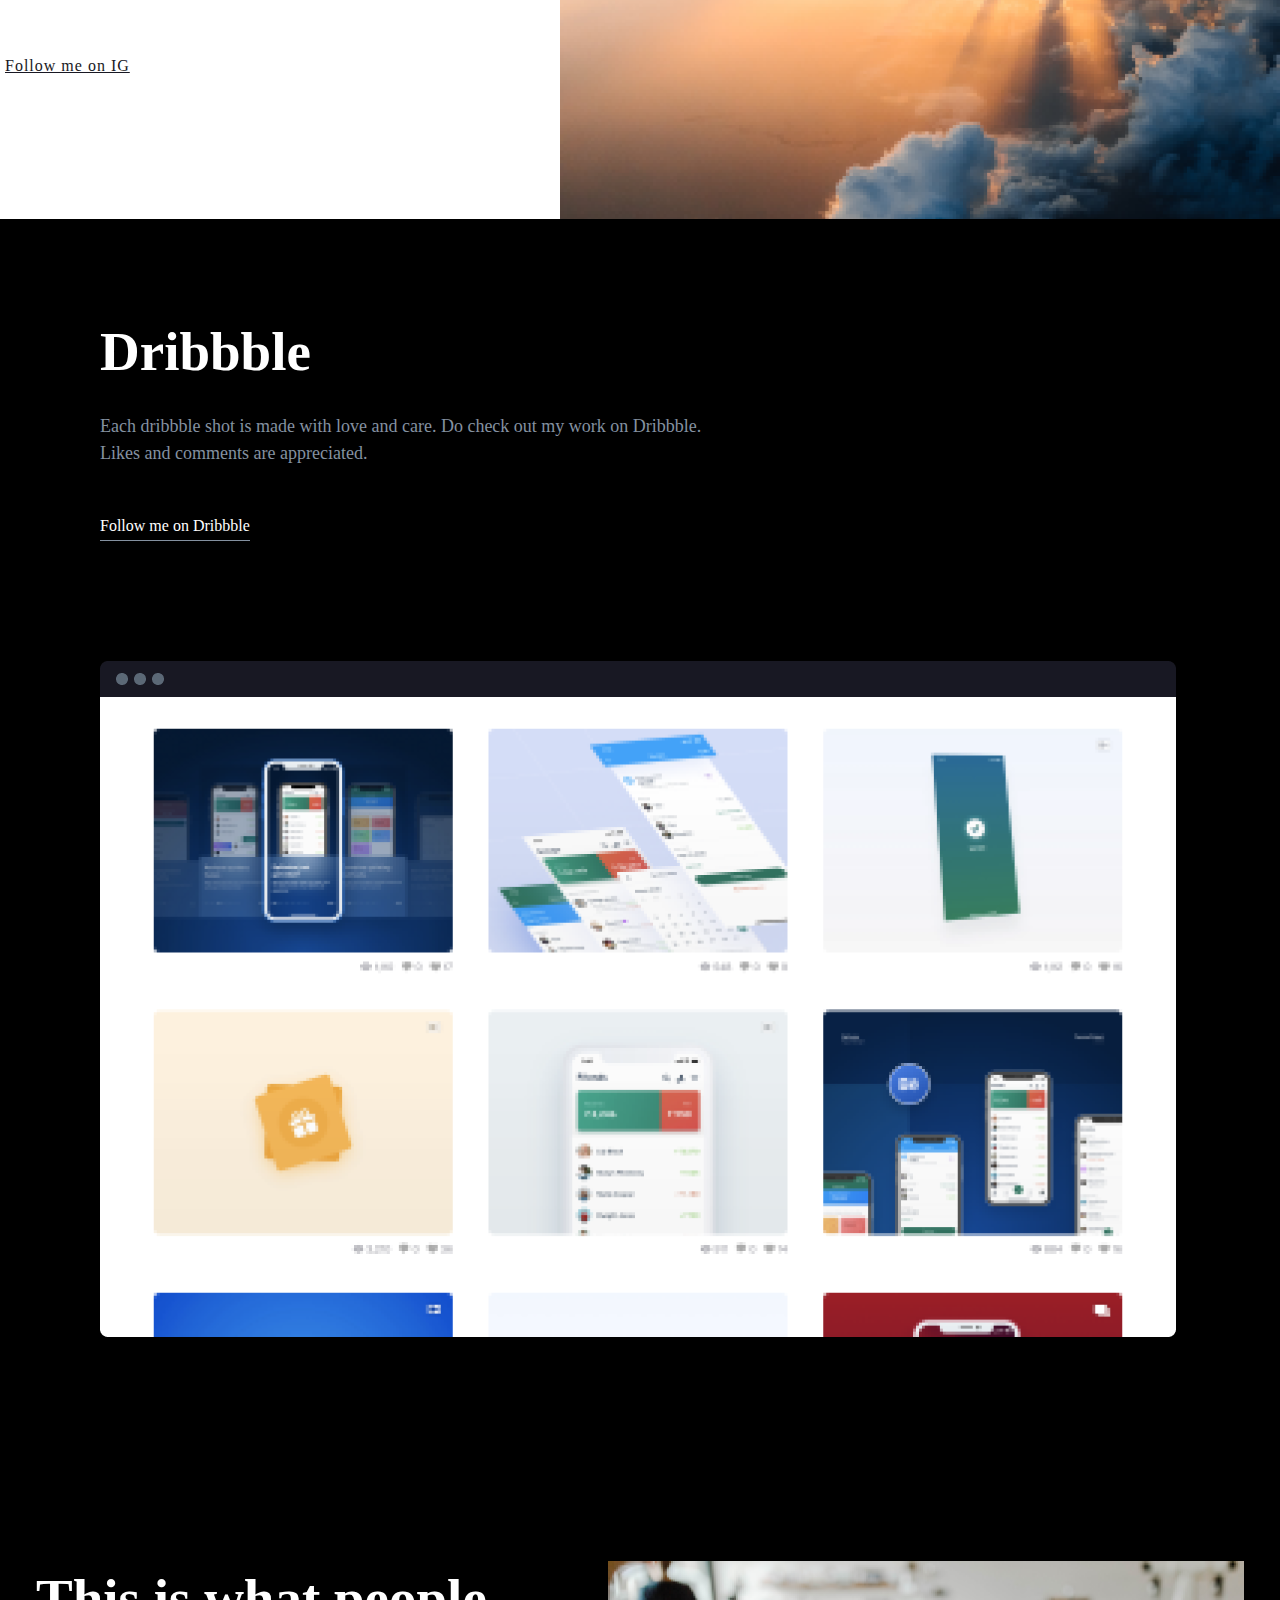
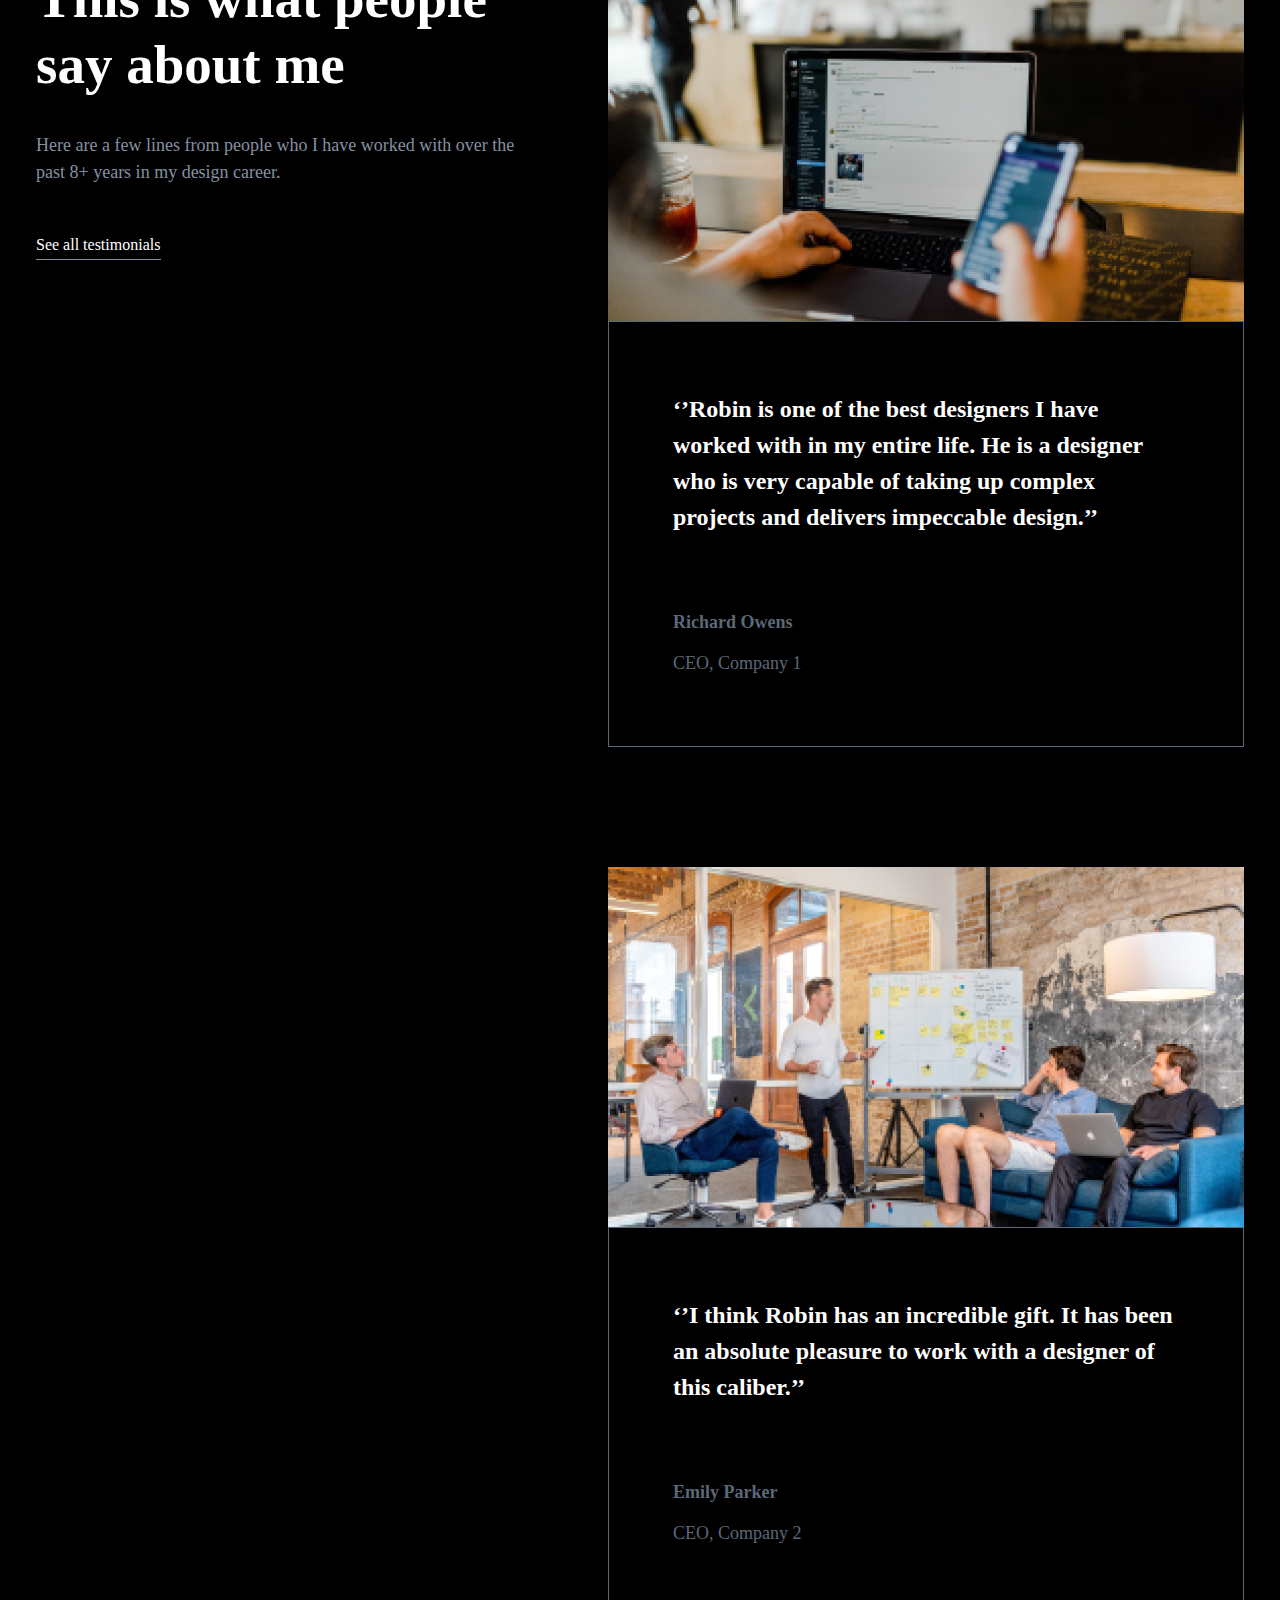
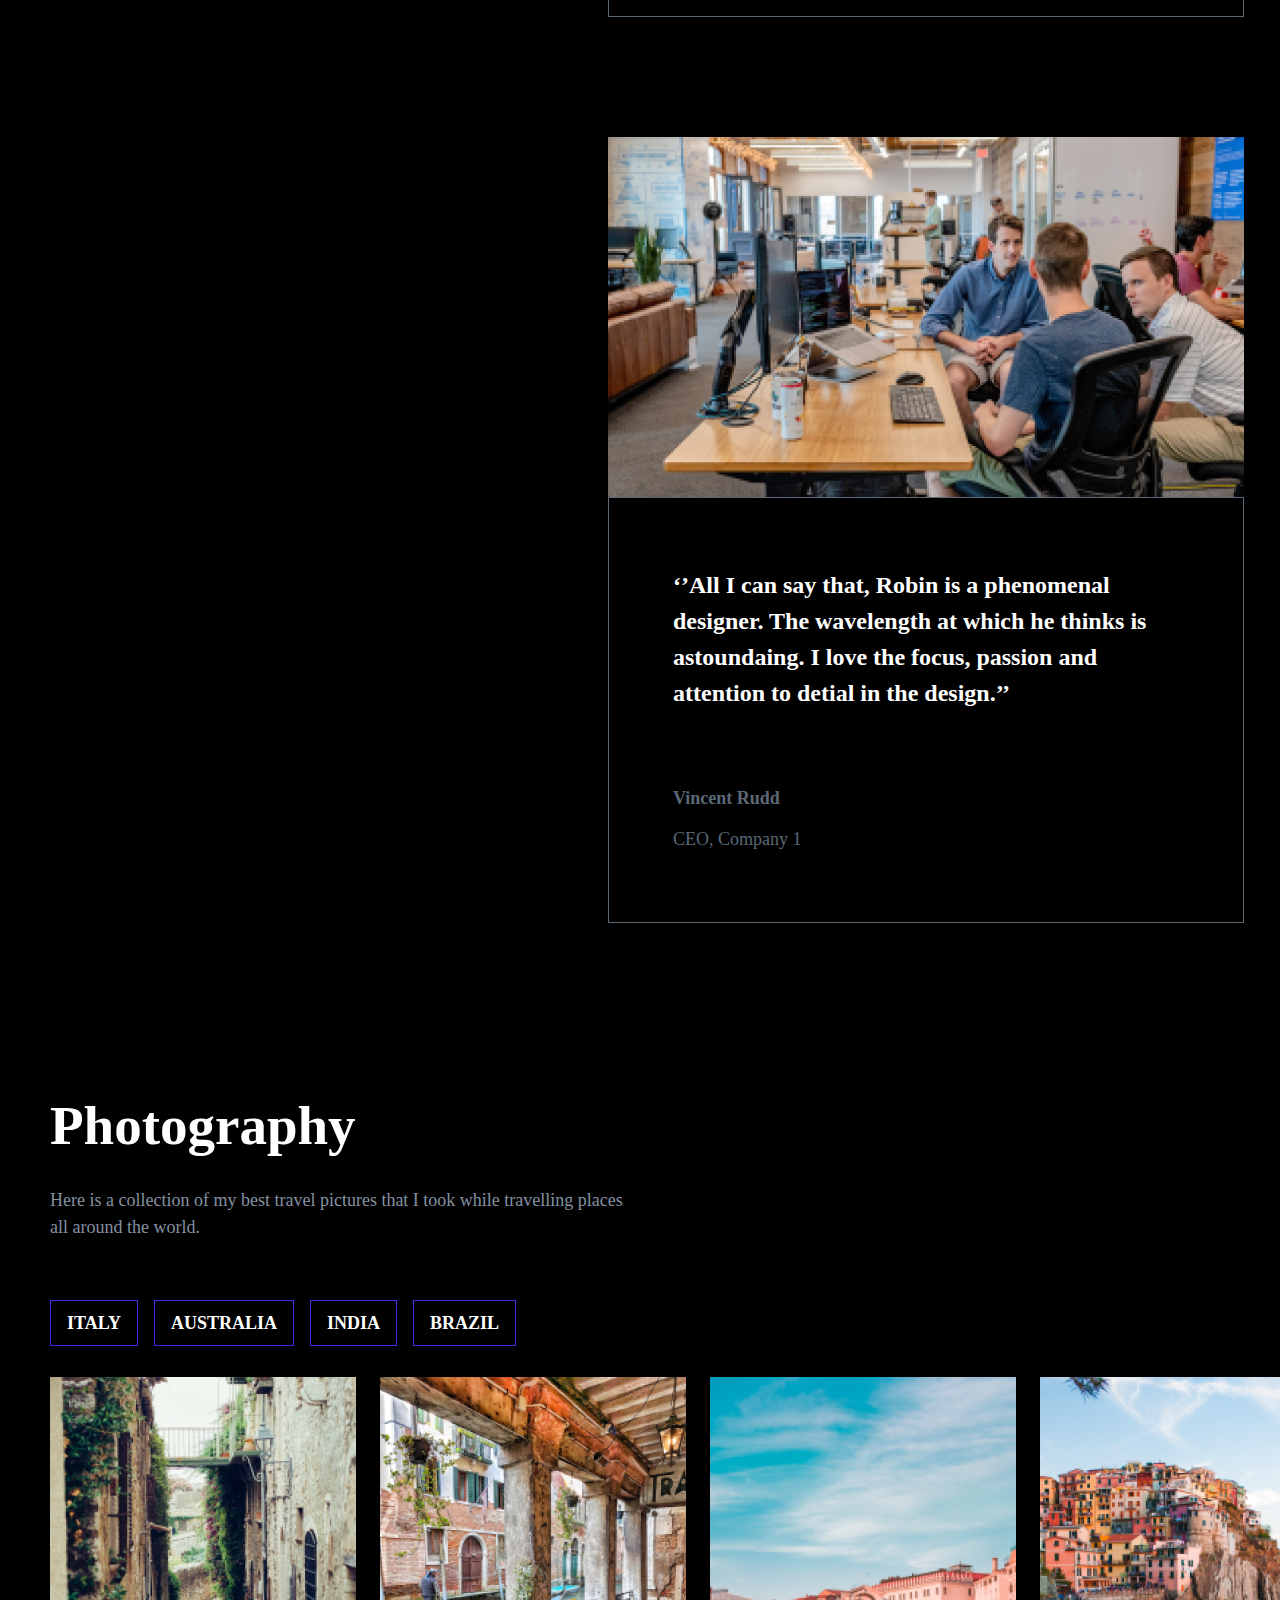
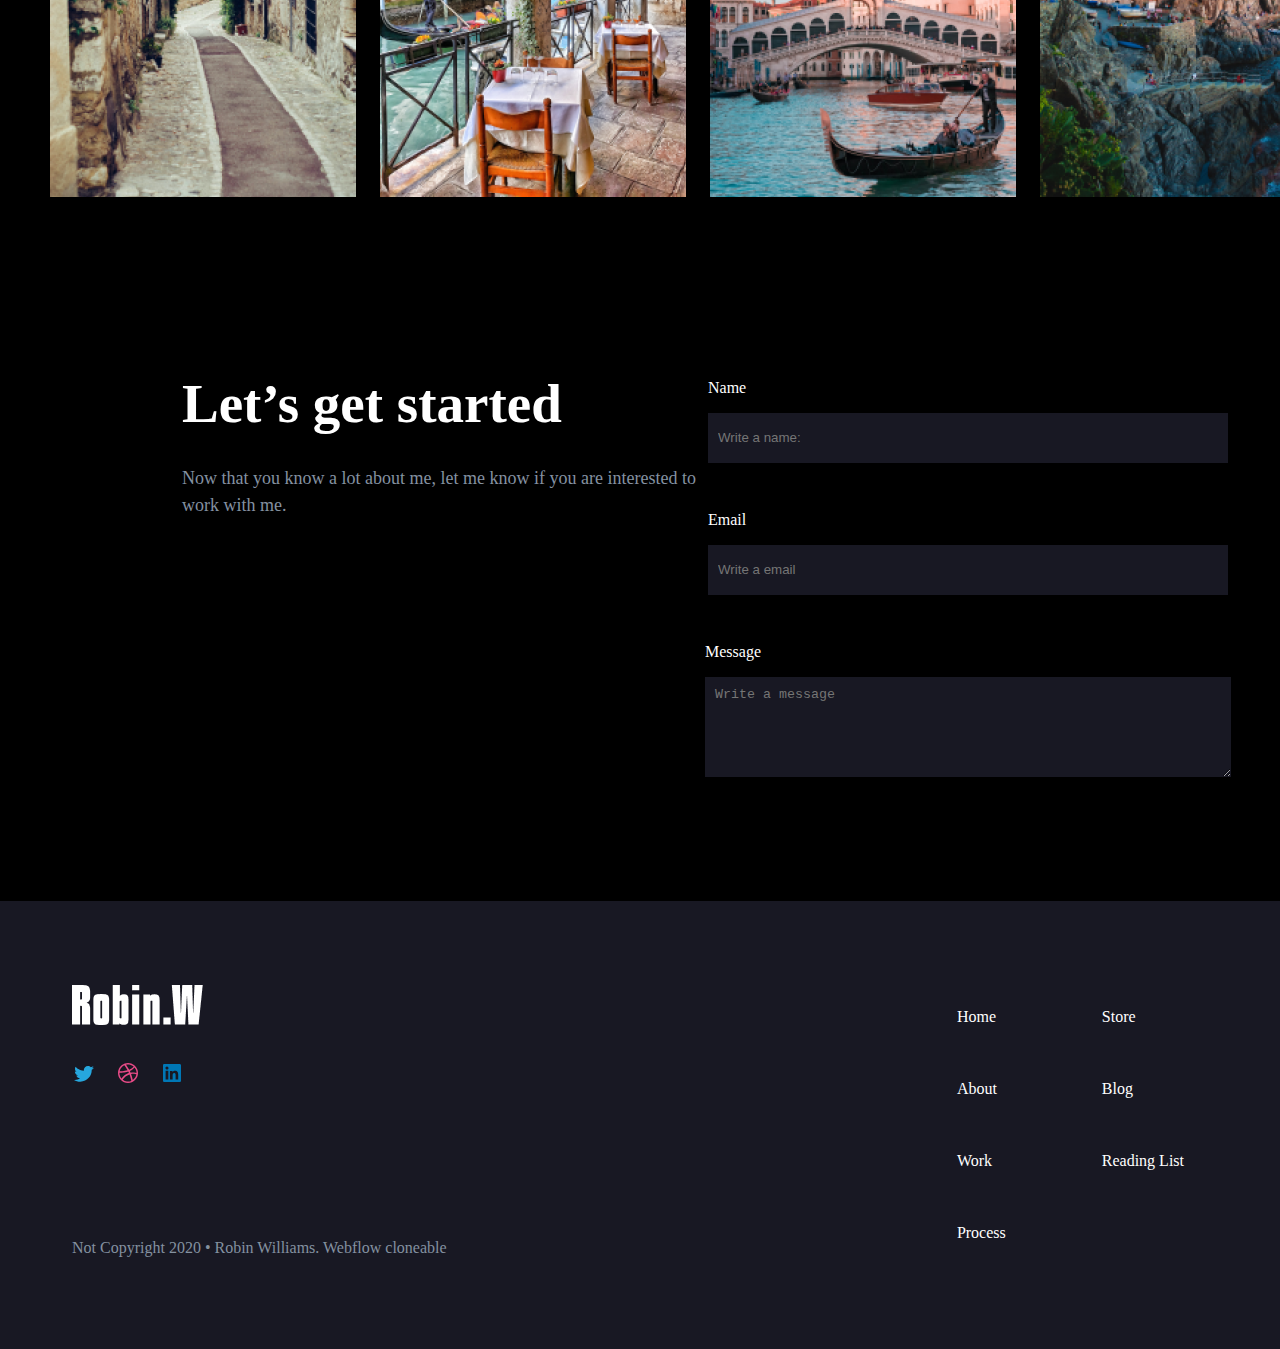
<file: RobinWilliams/rb.html>
<!DOCTYPE html>
<html lang="en">
<head>
    <meta charset="UTF-8">
    <meta name="viewport" content="width=device-width, initial-scale=1.0">
    <title>RobinW</title>
    <link rel="stylesheet" href="rb.css">
</head>
<body>
    <header>
        <nav class="headernav">
            <div class="conteiner">
                <div class="nav_flex">
                    <h4>
                        Robin.W
                    </h4>
                    <ul class="navul">
                        <li>
                            <a href="http://">Experience</a>
                        </li>
                        <li>
                            <a href="http://">Work</a>
                        </li>
                        <li>
                            <a href="http://">Photography</a>
                        </li>
                        <li>
                            <a href="http://">Contact</a>
                        </li>
                    </ul>
                </div>
            </div>
        </nav>
        <section id="prewrw">
            <div class="conteiner">
                <div class="prewrw_flex">
                    <div>
                        <img src="img/rb3.jpg" alt="">
                    </div>
                    <div class="prewrwtext">
                        <h1>
                            I’m Robin Williams. <br> A Product Designer <br> <span style="color: gray;">based in Italy.</span>
                        </h1>
                        <p>
                            I’m probably the most passionate designer you will ever get to work with. <br> If you have a great project that needs some amazing skills, I’m your guy.
                        </p>
                    </div>
                </div>
            </div>
        </section>
    </header>
    <main>
        <section class="rbworkex">
            <div class="text_rbworkex">
                <h4>
                    work experience
                </h4>
                <h2>
                    Companies I have worked <br> for in the past
                </h2>
            </div>
            <div class="ul_rbworkex">
                <div class="rbworkex_tab1">
                    <h2>
                        01
                    </h2>
                    <p>
                        <span style="color: green;">Google</span>, Interaction Designer
                    </p>
                    <p>
                        <span style="font-size: 16px;line-height: 24px;color: #8491A0;">I currently am the lead designer on the <br> interaction design team for Google Play.</span>
                </div>
                <div class="rbworkex_tab2">
                    <h2>    
                        02
                    </h2>
                    <p>
                        <span style="color: blue;">Facebook</span>, Product Designer
                    </p>
                    <p>
                        <span style="font-size: 16px;line-height: 24px;color: #8491A0;">I’ve worked on a wide variety of internal tools <br> for facebook over the past 6 years.</span>
                    </p>
                </div>
                <div class="rbworkex_tab3">
                    <h2>
                        03
                    </h2>
                    <p>
                        <span style="color: palevioletred;">Dribbble</span>, Graphic Designer
                    </p>
                    <p>
                        <span style="font-size: 16px;line-height: 24px;color: #8491A0;">I started my design career with Dribbble. I was <br> incharge of creating illustrations for the <br> platform.</span>
                    </p>
                </div>
            </div>
        </section>
        <section class="philosophy">
            <div class="text_filosophy">
                <h2>
                    Philosophy & values
                </h2>
                <p>
                    I think everyone wants the same thing - relationship with humanity, peace with the metaphysical, and experience with the universe. I try to grasp these things with my values: authenticity, creativity, & hospitality.
                </p>
                <p id="textendinphilosophy">
                    More about me
                </p>
            </div>
            <img src="img/Rectangle 39.jpg" alt="" width="720" height="605">
        </section>
        <section class="skill">
            <div class="skill_text">
                <h2>
                    Skillset
                </h2>
                <p>
                    With skills in over 4 different fields of design, I am the perfect person to hire when it comes to a full fledged project. Whatever your needs are, I can pretty much take on any challenge.
                </p>
            </div>
            <div class="tabl_skill">
                <div class="colon_one">
                    <div class="one_colum_skill">
                        <img src="img/one_colum_skill.png" alt="">
                        <h3>
                            Product Design
                        </h3>
                        <p>
                            Working at Facebook has taught me a lot about how to understand users, solve problems and build great products.
                        </p>
                    </div>
                    <div class="two_colum_skill">
                        <img src="img/two_colum_skill.png" alt="">
                        <h3>
                            Motion Design
                        </h3>
                        <p>
                            I started my design journey with motion design in my college days. Motion is something that really fascinates me because of the flexibility of story telling.
                        </p>
                    </div>
                </div>
                <div class="colon_two">
                    <div class="one_colum_skill_one">
                        <img src="img/twick.png" alt="">
                        <h3>
                            Visual Design
                        </h3>
                        <p>
                            My experience at dribbble has helped me learn to develop the eye for design. Colors, typography, layout and the whole package.
                        </p>
                    </div>
                    <div class="two_colum_skill_two">
                        <img src="img/photo1.png" alt="">
                        <h3>
                            Photography
                        </h3>
                        <p>
                            Clicking pictures really brings out the creative in me. Phtography really makes you look and percieve things in a different way.
                        </p>
                    </div>
                </div>
            </div>
        </section>
        <section class="logo_after_phil">
            <ul>
                <li>
                    <img src="img/cbre.png" alt="">
                </li>
                <li>
                    <img src="img/epiq.png" alt="">
                </li>
                <li>
                    <img src="img/F.png" alt="">
                </li>
                <li>
                    <img src="img/L.png" alt="">
                </li>
            </ul>
        </section>
        <section class="myprog">
            <div class="myprog_tabl">
                <div class="myproge_tabl_one">
                    <div class="mpj_one">
                        <p>
                            MY PROJECTS
                        </p>
                        <h3>
                            Work that I’ve done <br> for the past 8 years
                        </h3>
                    </div>
                    <img src="img/macandeat.png" alt="" width="636" height="620">
                    <div class="mpj_two">
                        <h4>
                            Restaurant Website Design
                        </h4>
                        <p>
                            I worked with the guys at CBRE to redesign their entire website and mobile app fro both Android and iOS. This project lasted for 4 months and was a very challenging one. 
                        </p>
                    </div>
                    <img src="img/phonefortabl.png" alt="" width="636" height="620">
                    <div class="mpj_three">
                        <h4>
                            Restaurant Website Design
                        </h4>
                        <p>
                            I worked with the guys at CBRE to redesign their entire website and mobile app fro both Android and iOS. This project lasted for 4 months and was a very challenging one.  
                        </p>
                    </div>
                </div>
                <div class="myproge_tabl_two">
                    <img src="img/phonewho.png" alt="" width="636" height="620">
                    <div class="mpj_fore">
                        <h4>
                            Restaurant Website Design
                        </h4>
                        <p>
                            I worked with the guys at CBRE to redesign their entire website and mobile app fro both Android and iOS. This project lasted for 4 months and was a very challenging one.
                        </p>    
                    </div>
                    <img src="img/cube.png" alt="" width="636" height="620">
                    <div class="mpj_five">
                        <h4>
                            Restaurant Website Design
                        </h4>
                        <p>
                            I worked with the guys at CBRE to redesign their entire website and mobile app fro both Android and iOS. This project lasted for 4 months and was a very challenging one.
                        </p>
                    </div>
                    <div class="mpj_six">
                        <h4>
                            VIEW ALL PROJECTS
                        </h4>
                    </div>
                </div>
            </div>
        </section>
        <section class="instagram">
            <div class="instagram_tab1">
                <h2>
                    Instagram
                </h2>
                <p>
                    If you area a person who enjoys photography, then I highly recommend that you check out my Instagram. I’m an avid traveller and I capture the best moments that I would love to cherish with the world
                </p>
                <p id="instagram_end_text">
                    Follow me on IG
                </p>
            </div>
            <img src="img/plain.png" alt="" width="720" height="600">
        </section>
        <section class="drib">
            <div class="drib1">
                <h3>
                    Dribbble
                </h3>
                <p id="drib1_text_midl">
                    Each dribbble shot is made with love and care. Do check out my work on Dribbble. Likes and comments are appreciated.
                </p>
                <p id="drib1_text_end">
                    Follow me on Dribbble
                </p>
                <img src="img/greb.png" alt="">
            </div>
        </section>
        <section class="peoplesay">
            <div class="peoplesay_text">
                <h3>
                    This is what people say about me
                </h3>
                <p id="peoplesay_mid">
                    Here are a few lines from people who I have worked with over the past 8+ years in my design career.
                </p>
                <p id="peoplesay_end">
                    See all testimonials
                </p>
            </div>
            <div class="peoplesay_colom">
                <div class="peoplesay_colom1">
                    <img src="img/colon1.png" alt="">
                    <div class="peoplesay_colom1_text">
                        <p id="peoplesay_colom1_text_start">
                            ‘’Robin is one of the best designers I have worked with in my entire life. He is a designer who is very capable of taking up complex projects and delivers impeccable design.’’
                        </p>
                        <p id="peoplesay_colom1_text_midle">
                            Richard Owens
                        </p>
                        <p id="peoplesay_colom1_text_end">
                            CEO, Company 1
                        </p>
                    </div>
                </div>
                <div class="peoplesay_colom2">
                    <img src="img/colon2.png" alt="">
                    <div class="peoplesay_colom2_text">
                        <p id="peoplesay_colom2_text_start">
                            ‘’I think Robin has an incredible gift. It has been an absolute pleasure to work with a designer of this caliber.’’
                        </p>
                        <p id="peoplesay_colom2_text_midle">
                            Emily Parker
                        </p>
                        <p id="peoplesay_colom2_text_end">
                            CEO, Company 2
                        </p>
                    </div>
                </div>
                <div class="peoplesay_colom3">
                    <img src="img/colon3.png" alt="">
                    <div class="peoplesay_colom3_text">
                        <p id="peoplesay_colom3_text_start">
                            ‘’All I can say that, Robin is a phenomenal designer. The wavelength at which he thinks is astoundaing. I love the focus, passion and attention to detial in the design.’’
                        </p>
                        <p id="peoplesay_colom3_text_midle">
                            Vincent Rudd
                        </p>
                        <p id="peoplesay_colom3_text_end">
                            CEO, Company 1
                        </p>
                    </div>
                </div>
            </div>
        </section>
        <section class="photography">
            <div class="photography_text">
                <h3>
                    Photography
                </h3>
                <p>
                    Here is a collection of my best travel pictures that I took while travelling places all around the world.
                </p>
            </div>
            <div class="photography_menu">
                <ul>
                    <li>
                        <a href="http://">ITALY</a>
                    </li>
                    <li>
                        <a href="http://">AUSTRALIA</a>
                    </li>
                    <li>
                        <a href="http://">INDIA</a>
                    </li>
                    <li>
                        <a href="http://">BRAZIL</a>
                    </li>
                </ul>
            </div>
            <div class="photography_photo">
                <ul>
                    <li>
                        <img src="img/ph1.png" alt="">
                    </li>
                    <li>
                        <img src="img/ph2.png" alt="">
                    </li>
                    <li>
                        <img src="img/ph3.png" alt="">
                    </li>
                    <li>
                        <img src="img/ph4.png" alt="">
                    </li>
                </ul>
            </div>
        </section>
        <section class="lgt">
            <div class="lgt_ul_one">
                <h3>
                    Let’s get started
                </h3>
                <p>
                    Now that you know a lot about me, let me know if you are interested to work with me.
                </p>
            </div>
            <div class="lgt_ul_two">
                <form action="lgt">
                    <div class="name">
                        <p>
                            Name
                        </p>
                        <input type="text" name="nameid" id="nameid" placeholder="Write a name:">
                    </div>
                    <div class="email">
                        <p>
                            Email
                        </p>
                        <input type="email" name="emailid" id="emailid" placeholder="Write a email">
                    </div>
                    <div class="message">
                        <p>
                            Message
                        </p>
                        <textarea name="textareaid" id="textareaid" placeholder="Write a message"></textarea>
                    </div>
                </form>
            </div>
        </section>
    </main>
    <footer>
        <section class="footer_final">
            <div class="footer_final_logos">
                <img src="img/logosRB.png" alt="">
                <div class="footer_final_logos_ms">
                    <img src="img/twlogo.svg" alt="">
                    <img src="img/DRlogo.svg" alt="">
                    <img src="img/lklogo.svg" alt="">
                </div>
                <p>
                    Not Copyright 2020 • Robin Williams. Webflow cloneable
                </p>
            </div>
            <div class="footer_final_ul">
                <div class="footer_final_ul_one">
                    <ul>
                        <li>
                            Home
                        </li>
                        <li>
                            About
                        </li>
                        <li>
                            Work
                        </li>
                        <li>
                            Process
                        </li>
                    </ul>
                </div>
                <div class="footer_final_ul_two">
                    <ul>
                        <li>    
                            Store
                        </li>
                        <li>
                            Blog
                        </li>
                        <li>
                            Reading List
                        </li>
                    </ul>
                </div>
            </div>
        </section>
    </footer>
</body>
</html>
</file>
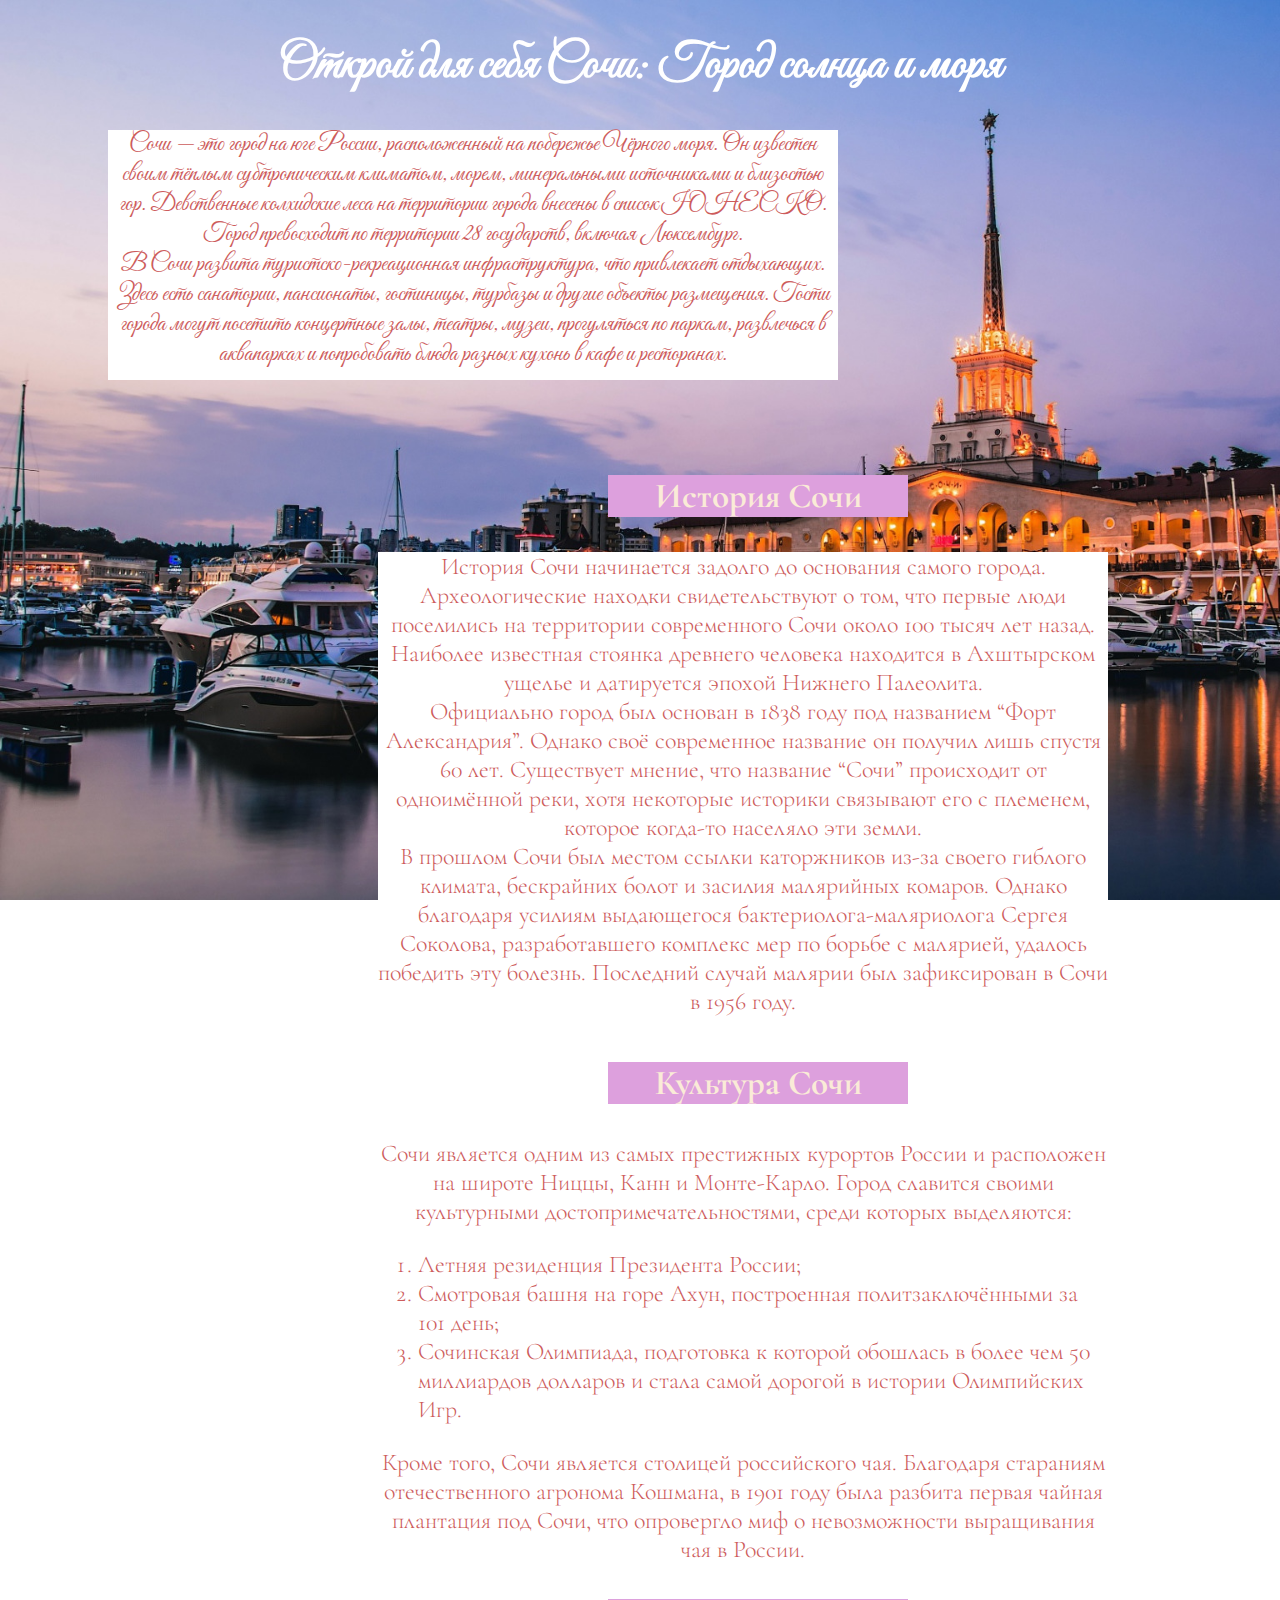
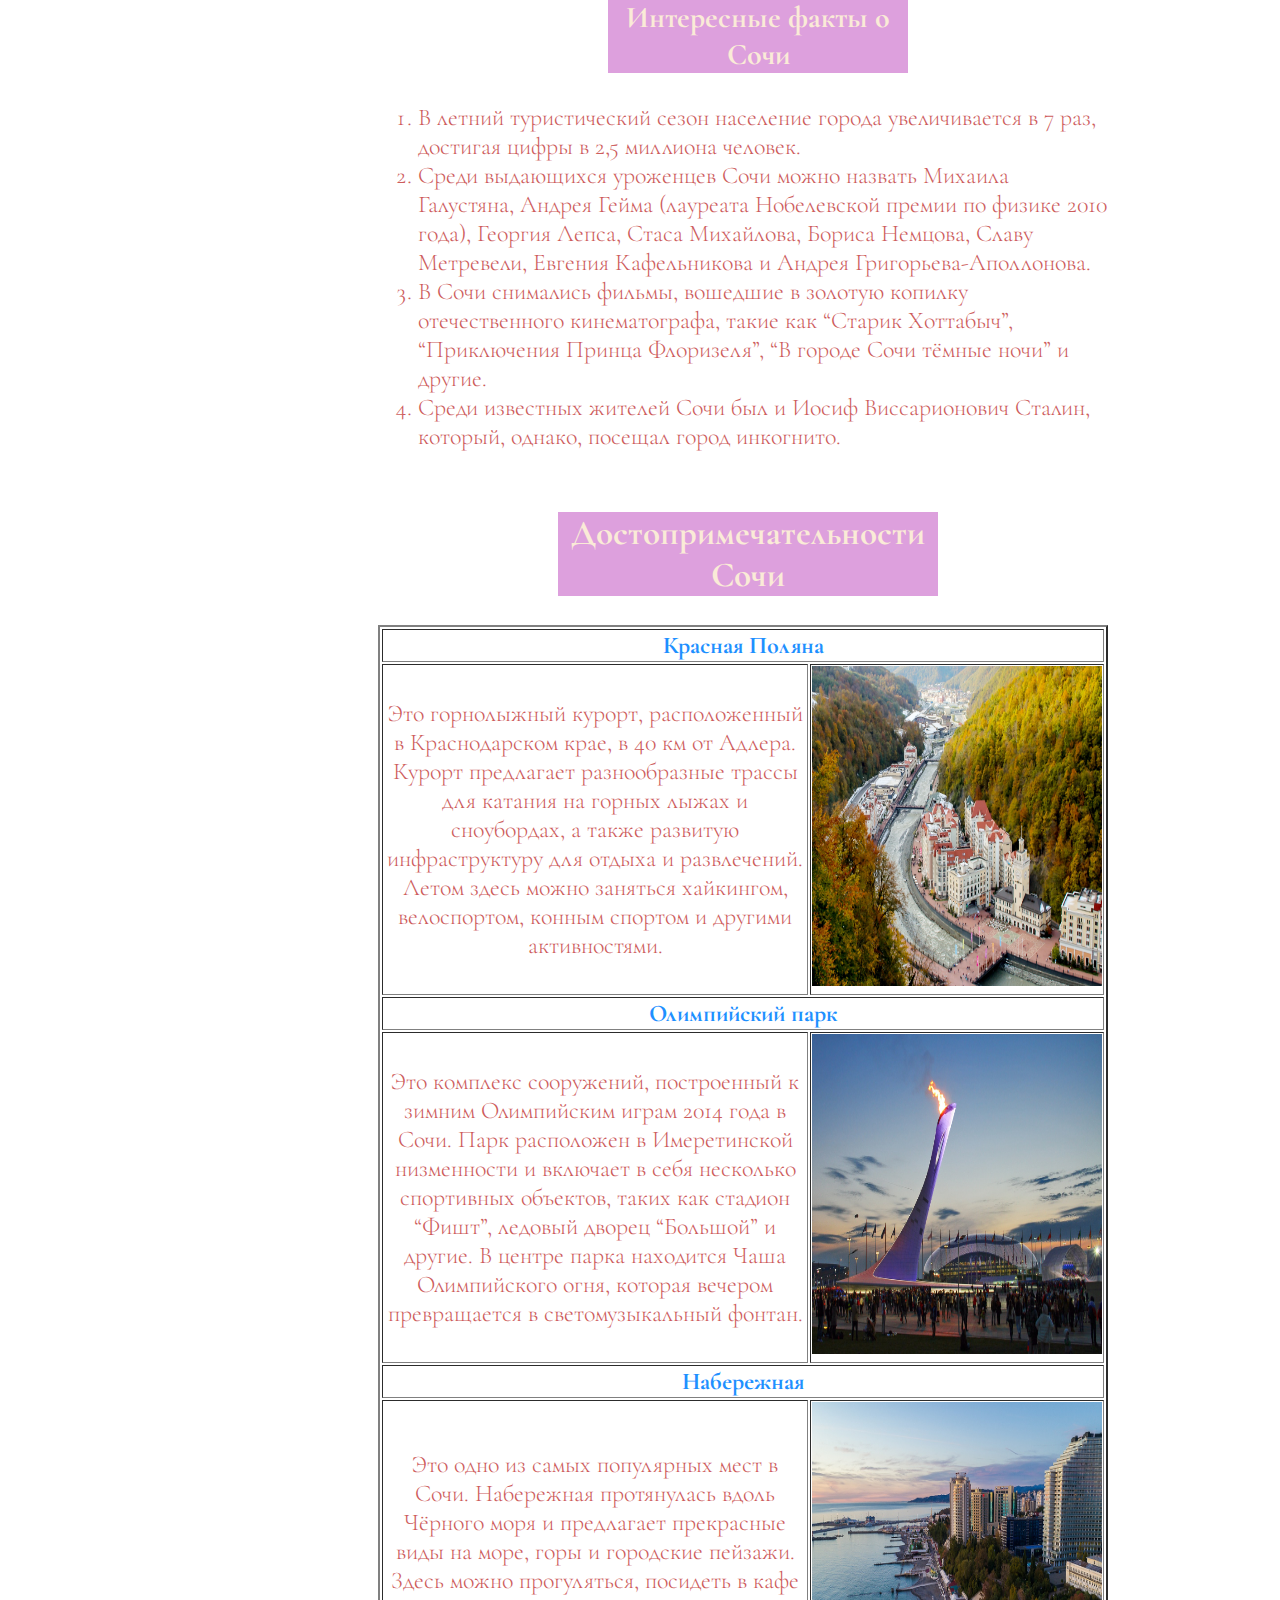
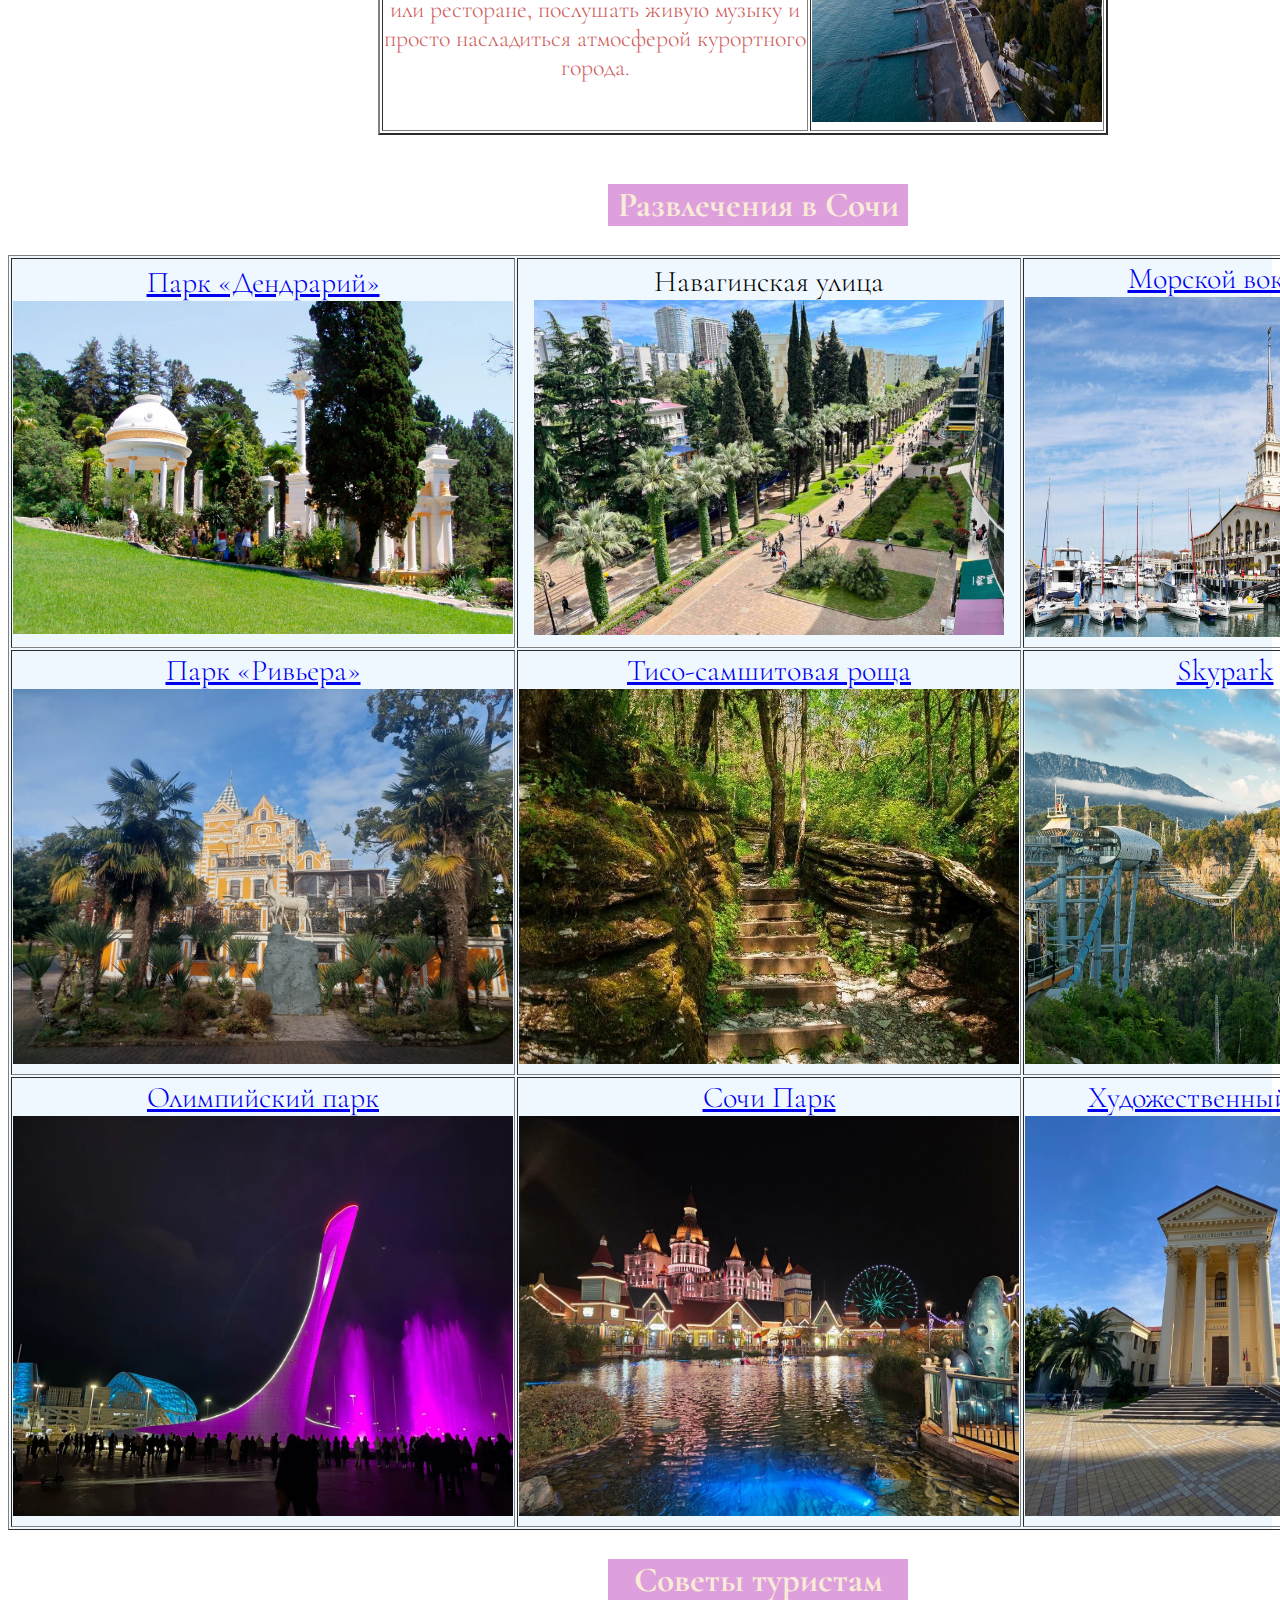
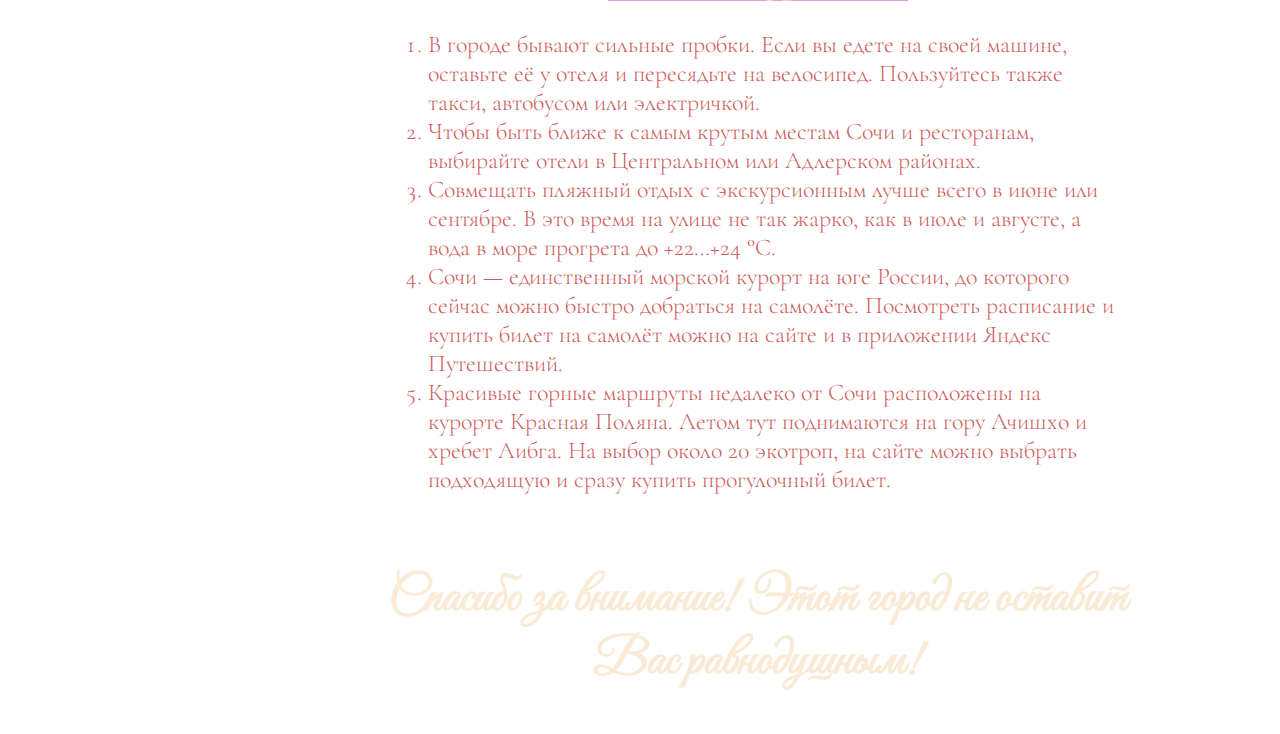
<file: sochi/sochi.html>
<!DOCTYPE html>
<html lang="ru">
<head>
    <meta charset="UTF-8">
    <meta name="viewport" content="width=device-width, initial-scale=1.0">
    <title>Sochi 2024</title>
    <link rel="stylesheet" href="sochi.css">
    <link rel="shortcut icon" href="img/2786123.png" type="image/x-icon">
    <style>
        @import url('https://fonts.googleapis.com/css2?family=Great+Vibes&display=swap');
        @import url('https://fonts.googleapis.com/css2?family=Cormorant+Garamond:ital,wght@0,300;0,400;0,500;0,600;0,700;1,300;1,400;1,500;1,600;1,700&family=Noto+Sans:ital,wght@0,100..900;1,100..900&display=swap');
    </style>
</head>
<body>
    <header>
        <h1 style="font-size: 50px;color: white;">Открой для себя Сочи: Город солнца и моря</h1>
        <p class="text">Сочи — это город на юге России, расположенный на побережье Чёрного моря. Он известен своим тёплым субтропическим климатом, морем, минеральными источниками и близостью гор. Девственные колхидские леса на территории города внесены в список ЮНЕСКО.
        <br>
        Город превосходит по территории 28 государств, включая Люксембург.
        <br>  
        В Сочи развита туристско-рекреационная инфраструктура, что привлекает отдыхающих. Здесь есть санатории, пансионаты, гостиницы, турбазы и другие объекты размещения. Гости города могут посетить концертные залы, театры, музеи, прогуляться по паркам, развлечься в аквапарках и попробовать блюда разных кухонь в кафе и ресторанах.</p>
    </header>
    <br><br>
    <main>
        <h3 class="history">
            История Сочи
        </h3>
        <p class="text1">История Сочи начинается задолго до основания самого города. Археологические находки свидетельствуют о том, что первые люди поселились на территории современного Сочи около 100 тысяч лет назад. Наиболее известная стоянка древнего человека находится в Ахштырском ущелье и датируется эпохой Нижнего Палеолита. <br>

        Официально город был основан в 1838 году под названием “Форт Александрия”. Однако своё современное название он получил лишь спустя 60 лет. Существует мнение, что название “Сочи” происходит от одноимённой реки, хотя некоторые историки связывают его с племенем, которое когда-то населяло эти земли. <br>
            
        В прошлом Сочи был местом ссылки каторжников из-за своего гиблого климата, бескрайних болот и засилия малярийных комаров. Однако благодаря усилиям выдающегося бактериолога-маляриолога Сергея Соколова, разработавшего комплекс мер по борьбе с малярией, удалось победить эту болезнь. Последний случай малярии был зафиксирован в Сочи в 1956 году.</p>
        <h3 class="history">
            Культура Сочи
        </h3>
        <div class="text1" style="height: 430px;">
            <p>
                Сочи является одним из самых престижных курортов России и расположен на широте Ниццы, Канн и Монте-Карло. Город славится своими культурными достопримечательностями, среди которых выделяются:
                <ol>
                    <li>Летняя резиденция Президента России;</li>
                    <li>Смотровая башня на горе Ахун, построенная политзаключёнными за 101 день;</li>
                    <li>Сочинская Олимпиада, подготовка к которой обошлась в более чем 50 миллиардов долларов и стала самой дорогой в истории Олимпийских Игр.</li>
                </ol>
                Кроме того, Сочи является столицей российского чая. Благодаря стараниям отечественного агронома Кошмана, в 1901 году была разбита первая чайная плантация под Сочи, что опровергло миф о невозможности выращивания чая в России.
            </p>
        </div>
        <h3 class="history" style="font-size: 30px;">
            Интересные факты о Сочи
        </h3>
        <div class="text1" style="height: 360px;">
            <p>
                <ol>
                    <li>В летний туристический сезон население города увеличивается в 7 раз, достигая цифры в 2,5 миллиона человек.</li>
                    <li>Среди выдающихся уроженцев Сочи можно назвать Михаила Галустяна, Андрея Гейма (лауреата Нобелевской премии по физике 2010 года), Георгия Лепса, Стаса Михайлова, Бориса Немцова, Славу Метревели, Евгения Кафельникова и Андрея Григорьева-Аполлонова.</li>
                    <li>В Сочи снимались фильмы, вошедшие в золотую копилку отечественного кинематографа, такие как “Старик Хоттабыч”, “Приключения Принца Флоризеля”, “В городе Сочи тёмные ночи” и другие.</li>
                    <li>Среди известных жителей Сочи был и Иосиф Виссарионович Сталин, который, однако, посещал город инкогнито.</li>
                </ol>
            </p>
        </div>
        <br>
        <h2 class="history" style="width: 380px;margin-left: 550px;">Достопримечательности Сочи</h2>  
        <div class="text1" style="height: 1110px;">
            <table border="2">
                <tr>
                    <th colspan="2" style="color: #1E90FF">
                        Красная Поляна
                    </th>
                </tr>
                <tr>
                    <td>
                        Это горнолыжный курорт, расположенный в Краснодарском крае, в 40 км от Адлера. Курорт предлагает разнообразные трассы для катания на горных лыжах и сноубордах, а также развитую инфраструктуру для отдыха и развлечений. Летом здесь можно заняться хайкингом, велоспортом, конным спортом и другими активностями.
                    </td>
                    <td>
                        <img src="img/rad1.jpg" alt="" width="290" height="320">
                    </td>
                </tr>
                <tr>
                    <th colspan="2" style="color: #1E90FF;">
                        Олимпийский парк
                    </th>
                </tr>
                <tr>
                    <td>
                        Это комплекс сооружений, построенный к зимним Олимпийским играм 2014 года в Сочи. Парк расположен в Имеретинской низменности и включает в себя несколько спортивных объектов, таких как стадион “Фишт”, ледовый дворец “Большой” и другие. В центре парка находится Чаша Олимпийского огня, которая вечером превращается в светомузыкальный фонтан.
                    </td>
                    <td>
                        <img src="img/olimp.jpg" alt="" width="290" height="320">
                    </td>
                </tr>
                <tr>
                    <th colspan="2" style="color:#1E90FF">
                        Набережная
                    </th>
                </tr>
                <tr>
                    <td>
                        Это одно из самых популярных мест в Сочи. Набережная протянулась вдоль Чёрного моря и предлагает прекрасные виды на море, горы и городские пейзажи. Здесь можно прогуляться, посидеть в кафе или ресторане, послушать живую музыку и просто насладиться атмосферой курортного города.
                    </td>
                    <td>
                        <img src="img/naber.jpg" alt="" width="290" height="320">
                    </td>
                </tr>
            </table>
        </div> 
        <br>
        <h2 class="history">
            Развлечения в Сочи
        </h2>
        <div class="masha">
            <table border="1">
                <tr>
                    <td style="font-size: 30px;">
                        <a target="_blank" href="https://rivierasochi.ru/">Парк «Дендрарий»</a> <br>
                        <img src="img/dend.webp" alt="" width="500">
                    </td>
                    <td style="font-size: 30px;">
                        Навагинская улица <br>
                        <img src="img/navag.webp" alt="" width="470" height="335">
                    </td>
                    <td style="font-size: 30px;">
                        <a href="http://127.0.0.1:5500/sochi/sochi.html" target="_blank" rel="noopener noreferrer">Морской вокзал</a>
                        <img src="img/vakzal.webp" alt="" width="400" height="340">
                    </td>
                </tr>
                <tr>
                    <td style="font-size: 30px;">
                        <a href="https://park-riviera.ru/" target="_blank" rel="noopener noreferrer">Парк «Ривьера»</a>
                        <img src="img/park.webp" alt="" width="500">
                    </td>
                    <td style="font-size: 30px;">
                        <a href="https://www.tourister.ru/world/europe/russia/city/sochi/reserves/16792" target="_blank" rel="noopener noreferrer">Тисо-самшитовая роща</a>
                        <img src="img/rocha.webp" alt="" width="500" height="375">
                    </td>
                    <td style="font-size: 30px;">
                        <a href="https://skypark.ru/ target=" target="_blank" rel="noopener noreferrer">Skypark</a><br>
                        <img src="img/sky2.jpg" alt="" width="400" height="375">
                    </td>
                </tr>
                <tr>
                    <td style="font-size: 30px;">
                        <a href="http://олимпийский-парк.рф/" target="_blank" rel="noopener noreferrer">Олимпийский парк</a>
                        <img src="img/park3.webp" alt="" width="500" height="400">
                    </td>
                    <td style="font-size: 30px;">
                        <a href="https://www.sochipark.ru/" target="_blank" rel="noopener noreferrer">Сочи Парк</a>
                        <img src="img/park11.webp" alt="" width="500" height="400">
                    </td>
                    <td style="font-size: 30px;">
                        <a href="https://sochiartmuseum.com/" target="_blank" rel="noopener noreferrer">Художественный музей</a>
                        <img src="img/mm.webp" alt="" width="400" height="400">
                    </td>
                </tr>
            </table>
        </div>
            <h2 class="history">Советы туристам</h2>
            <div class="text1" style="margin-left: 380px;">
                <ol>
                    <li>В городе бывают сильные пробки. Если вы едете на своей машине, оставьте её у отеля и пересядьте на велосипед. Пользуйтесь также такси, автобусом или электричкой.</li>
                    <li>Чтобы быть ближе к самым крутым местам Сочи и ресторанам, выбирайте отели в Центральном или Адлерском районах.</li>
                    <li>Совмещать пляжный отдых с экскурсионным лучше всего в июне или сентябре. В это время на улице не так жарко, как в июле и августе, а вода в море прогрета до +22…+24 °С.</li>
                    <li>Сочи — единственный морской курорт на юге России, до которого сейчас можно быстро добраться на самолёте. Посмотреть расписание и купить билет на самолёт можно на сайте и в приложении Яндекс Путешествий.</li>
                    <li>Красивые горные маршруты недалеко от Сочи расположены на курорте Красная Поляна. Летом тут  поднимаются на гору Ачишхо и хребет Аибга. На выбор около 20 экотроп, на сайте можно выбрать подходящую и сразу купить прогулочный билет. </li>
                </ol>
            </div>
            <br>
            <h2 class="history" style="width: 800px; margin-left: 350px;background: none;font-family: Great Vibes, cursive;font-size: 50px;">Спасибо за внимание! Этот город не оставит Вас равнодушным!</h2>
    </main>
</html>
</file>
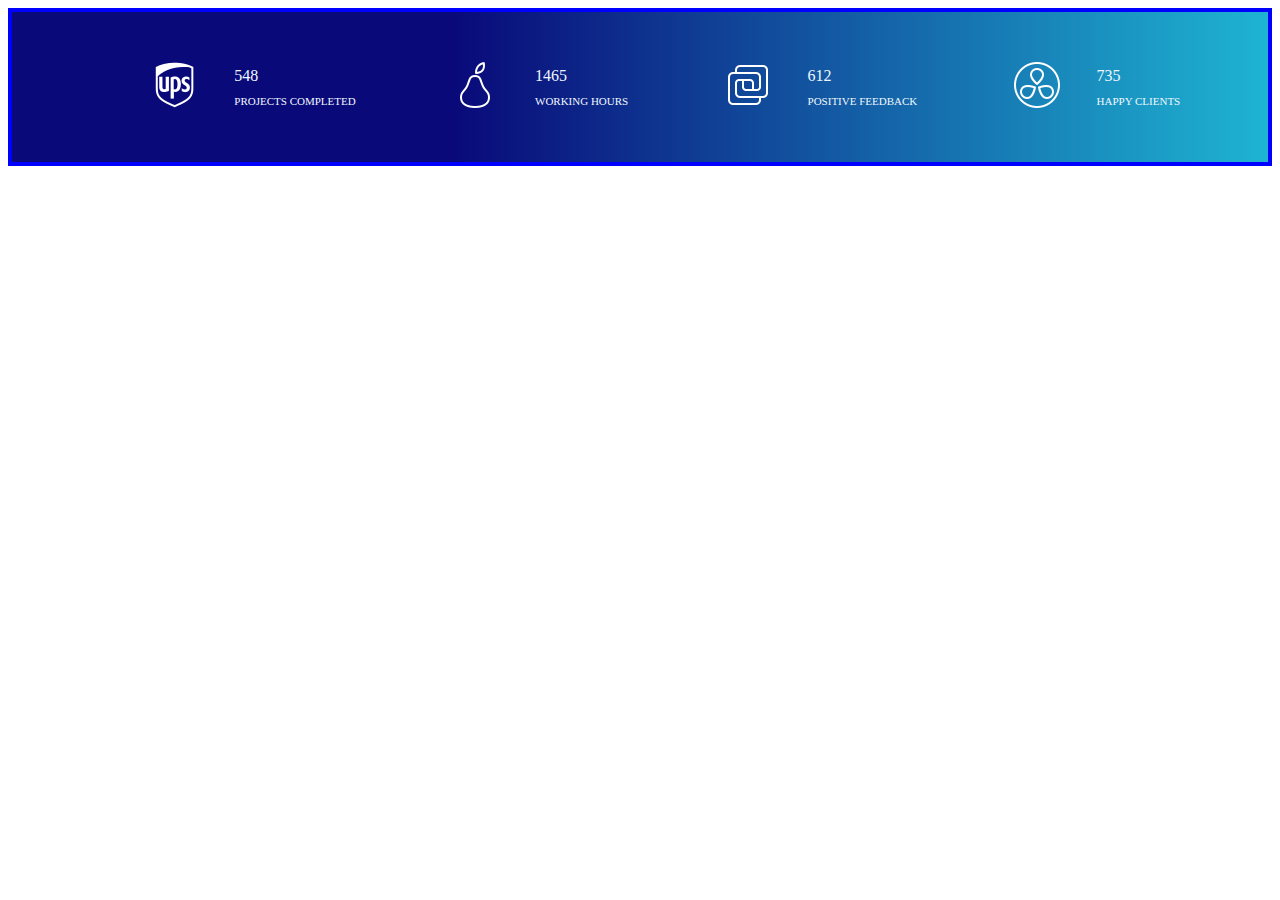
<file: DzMenu/menu1/menu.html>
<!DOCTYPE html>
<html lang="ru">
<head>
    <meta charset="UTF-8">
    <meta name="viewport" content="width=device-width, initial-scale=1.0">
    <title>Menu</title>
    <link rel="stylesheet" href="menu.css">
</head>
<body>
    <div class="main">
        <div class="conteiner">
            <div class="tabl_inner">
                <div class="logo">
                    <img src="img/logo4.png" alt="" width="50">
                </div>
                <div class="tabl1">
                    <ul>
                        <li>548</li>
                        <li>projects completed</li>
                    </ul>
                </div>
                <div class="logo">
                    <img src="img/icons8-логотип-50.png" alt="" width="50">
                </div>
                <div class="tabl2">
                    <ul>
                        <li>1465</li>
                        <li>working hours</li>
                    </ul>
                </div>
                <div class="logo">
                    <img src="img/logo2.png" alt="" width="50">
                </div>
                <div class="tabl3">
                    <ul>
                        <li>612</li>
                        <li>positive feedback</li>
                    </ul>
                </div>
                <div class="logo">
                    <img src="img/logo3.png" alt="" width="50">
                </div>
                <div class="tabl4">
                    <ul>
                        <li>735</li>
                        <li>happy clients</li>
                    </ul>
                </div>
            </div>
        </div>    
    </div>
</body>
</html>
</file>
<file: Linux_web_dow/linux.css>
@import url('https://fonts.googleapis.com/css2?family=Cormorant+Garamond:ital,wght@0,300;0,400;0,500;0,600;0,700;1,300;1,400;1,500;1,600;1,700&family=Cormorant+SC:wght@300;400;500;600;700&family=Pacifico&family=Tenor+Sans&family=Xanh+Mono:ital@0;1&display=swap');
@import url('https://fonts.googleapis.com/css2?family=Cormorant+Garamond:ital,wght@0,300;0,400;0,500;0,600;0,700;1,300;1,400;1,500;1,600;1,700&family=Cormorant+SC:wght@300;400;500;600;700&family=Jura:wght@300..700&family=Pacifico&family=Tenor+Sans&family=Xanh+Mono:ital@0;1&display=swap');
@import url('https://fonts.googleapis.com/css2?family=Martian+Mono:wght@100..800&display=swap');

* {
    box-sizing: border-box;
    margin: 0;
    padding: 0;
}
.conteiner {
    margin: 0 auto;
    padding: auto;
}
body {
    background-color: aquamarine;
}

header {
    background-color: blueviolet;
}
.menu {
    width: 1170px;
    margin: 0 auto;
    border-radius: 5px;
}

.nav_tabl {
    display: flex;
    justify-content:space-evenly;
    align-items: center;
    padding: 20px 0;
}
.nav_tabl li {
    list-style-type: none;
}
.nav_tabl a:link {
    text-decoration: none;
    font-size: 25px;
    color: white;
    padding: 20px;
}
.nav_tabl a:link:hover {
    background-color:khaki;
    border-radius: 5px;
}


.aboutus {
    margin: 0 auto;
    border-radius: 5px;
    background-color: aliceblue;
    margin: 20px;
}
.textaboutus {
    padding: 30px;
    text-align: center;
    line-height: 40px;
    font-size: 25px;
    font-family: "Tenor Sans", sans-serif;
    font-weight: 400;
    font-style: normal;
}
.textaboutus ul {
    padding: 20px 0;
}
.textaboutus li {
    list-style-type: none;
}


#distribs {
    margin: 0 auto;
    border-radius: 5px;
    background-color: aliceblue;
    width: 1050px;
    padding: auto;
}
.distrib {
    display: flex;
    align-items: center;
    flex-direction: column;
    margin: 0 auto;
}

.linuxnimt {
    display: flex;
    align-items: center;
    flex-direction: column;
    padding: 20px 0;
    margin: 0 auto;

}
.linuxnimt h3 {
    font-size: 30px;
    color: coral;
    padding: 10px 0;
    letter-spacing: 10px;
    font-family: "Martian Mono", monospace;
    font-optical-sizing: auto;
    font-style: normal;
    font-variation-settings: "wdth" 100;
}
.linuxnimt p {
    font-size: 25px;
    text-align: justify;
    line-height: 40px;
    padding: 10px 0;
    width: 1000px;
    font-family: "Jura", sans-serif;
    font-optical-sizing: auto;
    font-style: normal;
}

.deepin  {
    display: flex;
    align-items: center;
    flex-direction: column;
    padding: 20px 0;
}
.deepin h3 {
    font-size: 30px;
    color: coral;
    padding: 10px 0;
    letter-spacing: 10px;
    font-family: "Martian Mono", monospace;
    font-optical-sizing: auto;
    font-style: normal;
    font-variation-settings: "wdth" 100;
}
.deepin p {
    font-size: 25px;
    text-align: justify;
    line-height: 40px;
    padding: 10px 0;
    width: 1000px;
    font-family: "Jura", sans-serif;
    font-optical-sizing: auto;
    font-style: normal;
}

.ubuntu {
    display: flex;
    align-items: center;
    flex-direction: column;
    padding: 20px 0;
}
.ubuntu h3 {
    font-size: 30px;
    color: coral;
    padding: 10px 0;
    letter-spacing: 10px;
    font-family: "Martian Mono", monospace;
    font-optical-sizing: auto;
    font-style: normal;
    font-variation-settings: "wdth" 100;
}
.ubuntu p {
    font-size: 25px;
    text-align: justify;
    line-height: 40px;
    padding: 10px 0;
    width: 1000px;
    font-family: "Jura", sans-serif;
    font-optical-sizing: auto;
    font-style: normal;
}

.manjaro {
    display: flex;
    align-items: center;
    flex-direction: column;
    padding: 20px 0;
}
.manjaro h3 {
    font-size: 30px;
    color: coral;
    padding: 10px 0;
    letter-spacing: 10px;
    font-family: "Martian Mono", monospace;
    font-optical-sizing: auto;
    font-style: normal;
    font-variation-settings: "wdth" 100;
}
.manjaro p {
    font-size: 25px;
    text-align: justify;
    line-height: 40px;
    padding: 10px 0;
    width: 1000px;
    font-family: "Jura", sans-serif;
    font-optical-sizing: auto;
    font-style: normal;
}

.lubuntu {
    display: flex;
    align-items: center;
    flex-direction: column;
    padding: 20px 0;
}
.lubuntu h3 {
    font-size: 30px;
    color: coral;
    padding: 10px 0;
    letter-spacing: 10px;
    font-family: "Martian Mono", monospace;
    font-optical-sizing: auto;
    font-style: normal;
    font-variation-settings: "wdth" 100;
}
.lubuntu p {
    font-size: 25px;
    text-align: justify;
    line-height: 40px;
    padding: 10px 0;
    width: 1000px;
    font-family: "Jura", sans-serif;
    font-optical-sizing: auto;
    font-style: normal;
}

.elementary {
    display: flex;
    align-items: center;
    flex-direction: column;
    padding: 20px 0;
}
.elementary h3 {
    font-size: 30px;
    color: coral;
    padding: 10px 0;
    letter-spacing: 10px;
    font-family: "Martian Mono", monospace;
    font-optical-sizing: auto;
    font-style: normal;
    font-variation-settings: "wdth" 100;
}
.elementary p {
    font-size: 25px;
    text-align: justify;
    line-height: 40px;
    padding: 10px 0;
    width: 1000px;
    font-family: "Jura", sans-serif;
    font-optical-sizing: auto;
    font-style: normal;
}

.debian {
    display: flex;
    align-items: center;
    flex-direction: column;
    padding: 20px 0;
}
.debian h3 {
    font-size: 30px;
    color: coral;
    padding: 10px 0;
    letter-spacing: 10px;
    font-family: "Martian Mono", monospace;
    font-optical-sizing: auto;
    font-style: normal;
    font-variation-settings: "wdth" 100;
}
.debian p {
    font-size: 25px;
    text-align: justify;
    line-height: 40px;
    padding: 10px 0;
    width: 1000px;
    font-family: "Jura", sans-serif;
    font-optical-sizing: auto;
    font-style: normal;
}

.mxlinux {
    display: flex;
    align-items: center;
    flex-direction: column;
    padding: 20px 0;
}
.mxlinux h3 {
    font-size: 30px;
    color: coral;
    padding: 10px 0;
    letter-spacing: 10px;
    font-family: "Martian Mono", monospace;
    font-optical-sizing: auto;
    font-style: normal;
    font-variation-settings: "wdth" 100;
}
.mxlinux p {
    font-size: 25px;
    text-align: justify;
    line-height: 40px;
    padding: 10px 0;
    width: 1000px;
    font-family: "Jura", sans-serif;
    font-optical-sizing: auto;
    font-style: normal;
}

.solus {
    display: flex;
    align-items: center;
    flex-direction: column;
    padding: 20px 0;
}
.solus h3 {
    font-size: 30px;
    color: coral;
    padding: 10px 0;
    letter-spacing: 10px;
    font-family: "Martian Mono", monospace;
    font-optical-sizing: auto;
    font-style: normal;
    font-variation-settings: "wdth" 100;
}
.solus p {
    font-size: 25px;
    text-align: justify;
    line-height: 40px;
    padding: 10px 0;
    width: 1000px;
    font-family: "Jura", sans-serif;
    font-optical-sizing: auto;
    font-style: normal;
}

.archlinux {
    display: flex;
    align-items: center;
    flex-direction: column;
    padding: 20px 0;
}
.archlinux h3 {
    font-size: 30px;
    color: coral;
    padding: 10px 0;
    letter-spacing: 10px;
    font-family: "Martian Mono", monospace;
    font-optical-sizing: auto;
    font-style: normal;
    font-variation-settings: "wdth" 100;
}
.archlinux p {
    font-size: 25px;
    text-align: justify;
    line-height: 40px;
    padding: 10px 0;
    width: 1000px;
    font-family: "Jura", sans-serif;
    font-optical-sizing: auto;
    font-style: normal;
}


.tablfordownlouds {
    margin: 0 auto;
    padding: 10px;
}
.tablfordownlouds table{
    width: 600px;
    background-color: aliceblue;
    margin: 0 auto;
}
.tablfordownlouds td {
    text-align: center;
    padding: 15px;
    font-size: 20px;
}
.tablfordownlouds th {
    font-family: "Martian Mono", monospace;
    font-optical-sizing: auto;
    font-style: normal;
    font-variation-settings: "wdth" 100;
    color: darkred;
    font-size: larger;
}
a:visited {
    color: black;
}
.tablfordownlouds a:link {
    text-decoration: none;
    background-color:lemonchiffon;
    padding: 10px;
    color: red;
}
.tablfordownlouds a:link:hover {
    background-color: cyan;
    border-radius: 5px;
}


.contact {
    margin: 0 auto;
    background-color: aliceblue;
    width: 500px;
    padding: 30px;
    display: flex;
    align-items: center;
    flex-direction: column;
    border-radius: 10px;
}

.contactforme {
    text-align: center;
}
.contactforme h3 {
    font-size: 35px;
    padding: 10px;
}
.contactforme img {
    border-radius: 100px;
    padding: 10px;
}
.contactforme p {
    font-size: 25px;
    width: 350px;
    padding: 10px;
}

.contactmore {
    display: flex;
    justify-content: space-evenly;
    align-items: center;
}
.contactmore li {
    list-style-type: none;
    text-align: center;
}
.contactmore a:link {
    text-decoration: none;
    color: black;
}
</file>
<file: AI/ai.css>
html {
    background-image: url(img/fon.jpg);
    background-size: cover;
    background-repeat:initial;
    margin: auto;
    padding: auto;
}

h1 {
    color: white;
    text-align: center;
    font-size: 50px;
}

h2 {
    color: white;
    text-align: center;
    font-size: 30px;
}

.vstuplenie {
    color: rgb(19, 15, 15);
    background-color: aliceblue;
    background: cornsilk;
    font-size: 24px;
    font-style: italic;
    text-align: center;
    width: 500px;
    height: 200px;
    margin: auto auto auto 470px
}

.applein {
    color: #FFF8DC;
    text-align: center;
    font-size: 30px;
    background-color: #D2B48C;
    height: 70px;
    width: 380px;
    margin: auto auto auto 530px;
    font-style: italic;
}

.aboutApIn {
    color: #BC8F8F;
    text-align: center;
    font-size: 25px;
    background-color: #FFE4B5;
    width: 710px;
    height: auto;
    margin: auto auto auto 370px;
}

.focus {
    color: #F4A460;
    text-align: center;
    font-size: 23px;
    background-color: #FFFAF0;
    width: 900px;
    padding: 5px;
    margin-left: 260px;
}

.tabl {
    color: #A0522D;
    background-color: #FFE4B5;
    font-size: 28px;
    font-style: italic;
    text-align: center;
    width: 300px;
    height: auto;
    margin: auto auto auto 570px;
}

.ggg {
    color: #c97272;
    text-align: center;
    font-size: 23px;
    background-color: #FFE4B5;
    width: 900px;
    padding: 5px;
    margin-left: 260px;
}
</file>
<file: anime/anime.css>
* {
    margin: 0 0;
    box-sizing: border-box;
}

.h1 {
    font-family: "Playfair Display SC", serif;
    font-weight: 400;
    font-style: normal;
    width: 600px;
    position: relative;
    left: 150px;
    font-size: 70px;
    text-align: center;
    line-height: 120px;
    top: 120px;
    color: white;
}

.header {
    background-image: url(img/glavn.jpg);
    height: 836px;
    position: relative;
}

.divhistory {
    width: 900px;
    text-align: center;
    position: relative;
    top: 90px;
    left: 280px;
}

.history {
    text-align: center;
    position: relative;
    top: 30px;
    font-size: 40px;
    font-family: "Poiret One", sans-serif;
    font-weight: 400;
    font-style: normal;
}

.historyh2 {
    text-align: center;
    font-size: 30px;
    font-family: "Podkova", serif;
    font-optical-sizing: auto;
    font-weight: 200;
    font-style: normal;
}

.historytext {
    font-size: 25px;
    line-height: 35px;
    font-family: "Cormorant SC", serif;
    font-weight: 300;
    font-style: normal;

}

.endhistory {
    font-size: 35px;
    line-height: 35px;
    position: relative;
    top: 5px;
    font-family: "Cormorant SC", serif;
    font-weight: 300;
    font-style: normal;
    width: 1200px;
    position: relative;
    top: 110px;
    left: 150px;
    text-align: center;
    margin-bottom: 50px;
}

.tatle1 {
    background-image: url(img/titul2.png);
    background-repeat: no-repeat;
    background-size:cover;
    height: 840px;
}

.tatle2 {
    text-align: center;
    position: relative;
    top: 20px;
    width: 100px;
    line-height: 70px;
    left: 650px;
    font-size: 40px;
    font-family: "Playfair Display SC", serif;
    font-weight: 400;
    font-style: normal;
    background: none;
}

.wochet {
    text-align: center;
    position: relative;
    top: 30px;
    font-size: 40px;
    font-family: "Poiret One", sans-serif;
    font-weight: 900;
    font-style: normal;
}

.top10berserck {
    text-align: center;
    width: 500px;
    border: solid;
    box-shadow: -4px 4px black;
    margin: 50px 800px;
}

.top10h3 {
    font-size: 30px;
}

.top10text {
    font-family: "Cormorant SC", serif;
    font-weight: 300;
    font-style: normal;
    line-height: 10px;
}

.top10h3onepach {
    text-align: center;
    width: 500px;
    border: solid;
    box-shadow: -4px 4px black;
    margin-top: -800px;
    margin-left: 150px; 
}

.top10blich {
    text-align: center;
    width: 500px;
    border: solid;
    box-shadow: -4px 4px black;
    margin-top: 150px;
    margin-left: 150px;
}

.top10dead {
    text-align: center;
    width: 500px;
    border: solid;
    box-shadow: -4px 4px black;
    margin-left: 800px;
    margin-top: -840px;
}

.top10naruto {
    text-align: center;
    width: 500px;
    border: solid;
    box-shadow: -4px 4px black;
    margin-top: 150px;
    margin-left: 150px;
}

.top10bibbop {
    text-align: center;
    width: 490px;
    border: solid;
    box-shadow: -4px 4px black;
    margin-left: 800px;
    margin-top: -860px;
}

.top10onepice {
    text-align: center;
    width: 500px;
    border: solid;
    box-shadow: -4px 4px black;
    margin-top: 150px;
    margin-left: 150px;
}

.top10demonblad {
    margin-top: auto;
    text-align: center;
    width: 500px;
    border: solid;
    box-shadow: -4px 4px black;
    margin-left: 800px;
    margin-top: -860px;
}

.top10atakatit {
    text-align: center;
    width: 500px;
    border: solid;
    box-shadow: -4px 4px black;
    margin-top: 150px;
    margin-left: 150px;
}

.top10saw {
    text-align: center;
    width: 500px;
    border: solid;
    box-shadow: -4px 4px black;
    margin-left: 800px;
    margin-top: -920px;
}

.finalh1 {
    text-align: center;
    margin-top: 40px;
    line-height: 70px;
    font-family: "Playfair Display SC", serif;
    font-weight: 400;
    font-style: italic;
}

.finalephoto {
    margin-left: 570px;
}
</file>
<file: FigmaMaket/maket.css>
* {
    box-sizing: border-box;
    margin: 0;
    padding: 0;
}

header {
    margin: 0 auto;
    height: auto;
    color: white;
}

nav {
    margin: 0 auto;
    display: flex;
    justify-content: space-between;
    background-image: url(img/nav.jpg);
    background-repeat: no-repeat;
    background-size: cover;
}

.tabl_nav1 {
    display: flex;
    flex-direction: column;
    text-align: left;
    margin: 30px;
}
.tabl_logo {
    font-family: "Pacifico", cursive;
    font-weight: 400;
    font-style: normal;
    font-size: 35px;
    margin: 20px 0;
    color: rgba(198, 35, 20, 1);
}
.tabl_h1 {
    font-family: 'Courier New', Courier, monospace;
    font-size: 60px;
}
.tabl_p {
    width: 600px;
    line-height: 30px;
    font-family: Georgia, 'Times New Roman', Times, serif;
    text-align: left;
    font-weight: 600;
}

.main_tab {
    margin: 0 auto;
}
.tabl_ul {
    display: flex;
    position: relative;
    margin: 75px 10px;
}
.tabl_ul a:link {
    text-decoration: none;
    color: aliceblue;
}
.tabl_ul a:link:hover {
    border-radius: 10px;
    background-color: black;
    padding: 5px;
}
.tabl_ul li {
    list-style: none;
    padding: 0 35px;
    font-size: 20px;
}

.main {
    margin: 0 auto;
    height: auto;
}

.sec1 {
    display: flex;
    flex-direction: column;
    justify-content: flex-start;
}
.sec1_ul {
    display: flex;
    justify-content: space-evenly;
    text-align: center;
    list-style-type: none;
    margin: 50px;
}
.sec1_ul li {
    line-height: 40px;
}
.sec1_ul li p {
    font-size: 20px;
    width: 200px;
    font-weight: 100;
}
.sec1_h3 {
    margin: 15px 250px;
    font-size: 40px;
}


.conteiner_story {
    width: auto;
    margin: 0 auto;
}

.story_inner {
    display: flex;
    justify-content:space-around;
    align-items: center;
    color: aliceblue;
    background-color: #130E27;
    padding: 10px;
}
.story_inner li {
    list-style-type: none;
}
.story_inner li:nth-child(2) {
    padding: 15px;
    background-color: brown;
    color: aliceblue;
}
.story_inner a:link {
    text-decoration: none;
    color: aliceblue;
}
.story_inner li:nth-child(1) {
    font-size: 20px;
}



.sec2_conteoner {
    width: auto;
    margin: 0 auto;
    background-color: rgba(239, 239, 239, 1);
}

.sec2_flex {
    display: flex;
    flex-direction: column;
    align-items: center;
    padding: 20px 0;
    width: auto;
}
.sec2_tabl {
    display: flex;
    justify-content: space-between;
    align-items: center;
    width: 1170px;
    margin: 20px 0;
}


.t1 {
    border: 4px solid black;
    box-shadow: 4px -4px black;
    width: 230px;
}
.t1 li{
    display: flex;
    flex-direction: column;
    align-items: center;
    text-align: center;
    padding: 15px 0;
}
.t1 li:nth-child(2) {
    font-weight: 700;
    font-size: 50px;
    color: rgba(198, 35, 20, 1);
}

.t2 {
    border: 4px solid black;
    box-shadow: 4px -4px black;
    width: 230px;
}
.t2 li {
    display: flex;
    flex-direction: column;
    align-items: center;
    text-align: center;
    padding: 15px 0;
    
}
.t2 li:nth-child(2) {
    font-weight: 700;
    font-size: 59px;
    color: rgba(198, 35, 20, 1);
}

.t3 {
    border: 4px solid black;
    box-shadow: 4px -4px black;
    width: 230px;
}
.t3 li {
    display: flex;
    flex-direction: column;
    align-items: center;
    text-align: center;
    padding: 15px 0;
}
.t3 li:nth-child(2) {
    font-weight: 700;
    font-size: 59px;
    color: rgba(198, 35, 20, 1);
}

.t1 a:link {
    background-color: rgba(19, 14, 39, 1);
    color: white;
    text-decoration: none;
    padding: 5px 35px;
    border-radius: 10px;
}
.t1 a:link:hover {
    background-color: rgba(198, 35, 20, 1);
}

.t2 a:link {
    background-color: rgba(19, 14, 39, 1);
    color: white;
    text-decoration: none;
    padding: 5px 35px;
    border-radius: 10px;
}
.t2 a:link:hover {
    background-color: rgba(198, 35, 20, 1);
}

.t3 a:link {
    background-color: rgba(19, 14, 39, 1);
    color: white;
    text-decoration: none;
    padding: 5px 35px;
    border-radius: 10px;
}
.t3 a:link:hover {
    background-color: rgba(198, 35, 20, 1);
}

.sec2_flex h2 {
    font-size: 50px;
    font-weight: 700;
    color: rgba(19, 14, 39, 1);
    margin: 20px 0;
}

footer {
    margin: 0 auto;
    height: auto;
}

.sec3 {
    background-color: rgba(19, 14, 39, 1);
    color: aliceblue;
}

.sec3_conteiner {
    width: auto;
    margin: 0 auto;
}

.sec3_tab {
    display: flex;
    justify-content: space-around;
    align-items: center;
    padding: 30px;
}
.sec3_tab li {
    list-style-type: none;
}
.sec3_tab li:nth-child(2) {
    font-family: "Pacifico", cursive;
    font-weight: 400;
    font-style: normal;
    font-size: 35px;
    color: rgba(198, 35, 20, 1);
    padding: 0 0 5px 0;
}
.sec3_tab li:nth-child(1) {
    font-size: 20px;
}
</file>
<file: Iam/iam.css>
* {
    box-sizing: border-box;
}

.shapka {
    border: 4px solid black;
    border-radius: 10px;
    width: 1000px;
    margin: 0 auto;
}

.conteinershapka {
    width: 992px;
    margin: 0 auto;
}

.shapka_inner {
    display: flex;
    justify-content: space-evenly;
    align-items: center;
    background: rgb(63,94,251);
    background: radial-gradient(circle, rgba(63,94,251,1) 0%, rgba(252,70,107,1) 100%);
}

.tabshapka {
    display: flex;
    justify-content: space-evenly;
}
.tabshapka a:link {
    text-decoration: none;
    padding: 0 20px;
    color: black;
}
.tabshapka a:link:hover {
    border-radius: 5px;
    background-color: aliceblue;    
}
.tabshapka li {
    font-size: 25px;
    list-style: none;
}
.logoshapka {
    margin-left: 40px;
}
.logoshapka img {
    position: relative;
    top: 2px;
    border-radius: 10px;
}

.tizer {
    width: 1000px;
    margin: 0 auto;
}

.tizerconteiner {
    width: 1000px;
    margin: 0 auto;
}

.tizer_inner {
    display: flex;
    flex-direction: column;
    align-items: center;
}

div .tizer_text {
    text-align: center;
    line-height: 30px;
    width: 800px;
    font-size: 20px;
    font-family: "Cormorant Garamond", serif;
    font-weight: 400;
    font-style: normal;
}
div .tizer_h2 {
    text-transform: uppercase;
    font-family: "Yeseva One", system-ui;
    font-weight: 400;
    font-style: normal;
}
.tizer_logo {
    display: flex;
    flex-direction: column;
    align-items: center;
    border: 3px solid chocolate;
    background-color: chocolate;
    border-radius: 210px;
    width: 450px;
    height: 450px;
    padding: 10px;
    color: white;
}
.tizer_logo img {
    border-radius: 70px;
}
.tizer_logo_text {
    text-align: center;
    line-height: 35px;
    font-size: 20px;
    width: 330px;
    position: relative;
    bottom: 30px;
}
.tizer_logo_h3 {
    text-transform: uppercase;
}

.myprojeckt {
    width: 1170px;
    margin: 50px auto;
}

.myprojecktc_conteiner {
    width: auto;
    margin: 0 auto;
}

.myprojeckt_inner {
    display: flex;
    justify-content:space-between;
    flex-wrap: wrap;
    margin: 20px 0;
}
.tabl1 {
    border: 4px solid black;
    border-radius: 5px;
    display: flex;
    align-items: center;
    flex-direction: column;
    width: 239px;
    text-align: center;
    padding: 10px 0;
    box-shadow: 4px -4px;
}
.tabl1 h3 {
    text-transform: uppercase;
    font-style: italic;
}
.tabl1 p {
    line-height: 25px;
    font-size: 18px;
    text-decoration:underline;
}
.tabl1 button {
    font-size: large;
}

.tabl2 {
    border: 4px solid black;
    border-radius: 5px;
    display: flex;
    align-items: center;
    flex-direction: column;
    width: 239px;
    text-align: center;
    padding: 10px 0;
    box-shadow: 4px -4px;
}
.tab2 h3 {
    text-transform: uppercase;
    font-style: italic;
}
.tabl2 p {
    line-height: 25px;
    font-size: 18px;
    text-decoration:underline;
}
.tabl2 button {
    font-size: large;
}

.tabl3 {
    border: 4px solid black;
    border-radius: 5px;
    display: flex;
    align-items: center;
    flex-direction: column;
    width: 239px;
    text-align: center;
    padding: 10px 0;
    box-shadow: 4px -4px;
}
.tabl3 h3 {
    text-transform: uppercase;
    font-style: italic;
}
.tabl3 p {
    line-height: 25px;
    font-size: 18px;
    text-decoration:underline;
}
.tabl3 button {
    font-size: large;
}

.tabl4 {
    border: 4px solid black;
    border-radius: 5px;
    display: flex;
    align-items: center;
    flex-direction: column;
    width: 239px;
    text-align: center;
    padding: 10px 0;
    box-shadow: 4px -4px;
}
.tabl4 h3 {
    text-transform: uppercase;
    font-style: italic;
}
.tabl4 p {
    line-height: 25px;
    font-size: 18px;
    text-decoration:underline;
}
.tabl4 button {
    font-size: large;
}

.myprojeckt_inner2 {
    display: flex;
    justify-content: space-around;
    flex-wrap: wrap;
}


.myfutureplan {
    width: 1170px;
    margin: 50px auto;
}

.myfutureplan_conteiner {
    width: auto;
    margin: 0 auto;
}

.myfutureplan_inner {
    display: flex;
    flex-direction: column;
}
.myfutureplan_inner h2 {
    text-align: center;
    text-transform: uppercase;
    font-family: "Yeseva One", system-ui;
    font-weight: 400;
    font-style: normal;
}
.myfutureplan_inner p {
    text-align: center;
    line-height: 30px;
    font-family: "Cormorant Garamond", serif;
    font-weight: 400;
    font-style: normal;
    font-size: 25px;
}


.contact {
    width: 800px;
    margin: 50px auto;
}

.contact_conteiner {
    width: auto;
    margin: 0 auto;
}

.contact_inner {
    display: flex;
    justify-content: space-evenly;
    flex-wrap: wrap;
}
.telega {
    display: flex;
    flex-direction: column;
    align-items: center;
    line-height: 1px;
}
.insta {
    display: flex;
    flex-direction: column;
    align-items: center;
    line-height: 1px;
}
.vk {
    display: flex;
    flex-direction: column;
    align-items: center;
    line-height: 1px;
}
.github {
    display: flex;
    flex-direction: column;
    align-items: center;
    line-height: 1px;
}
</file>
<file: iphone/iphone.css>
* {
    font-family: Georgia, 'Times New Roman', Times, serif;
}
</file>
<file: kort/kort.css>
html {
    background-color: #FFFFF0;
    background-repeat: no-repeat;
    background-attachment: fixed;
}

header {
    text-align: center;
    font-family: "Lobster", sans-serif;
    font-weight: 400;
    font-style: normal;
    color:#808000;
    font-weight: 500;
    position: relative;
    bottom: 60px;
}

.open {
    font-family: "Caveat", cursive;
    font-optical-sizing: auto;
    font-style: normal;
    font-size: 20px;
    width: 400px;
    margin-left: 300px;
    color: #8B4513;
    line-height: 50px;
}

.tac {
    text-align: center;
    color: #8B4513;
    margin-left: 445px;
    width: 500px;
}

td {
    width: 100px;
}

#servis {
    width: 700px;
    margin-right: 100px;
    font-size: 41px;
    height: 300px;
}

main {
    font-family: "Tenor Sans", sans-serif;
    font-weight: 400;
    font-style: normal;
}

.center {
    text-align: center;
    font-size: 35px;
    background-color: #808000;
    width: 300px;
    height: 42px;
    color: white;
    margin-left: 580px;
}

.zak {
    font-family: "Caveat", cursive;
    font-optical-sizing: auto;
    font-style: normal;
    text-align: center;
    background-attachment: fixed;
    width: 800px;
    position: relative;
    left: 330px;
    font-size: 35px;
    font-style: italic;
    color: #808000;
}
</file>
<file: new_prog/car.css>
.ssh {
    text-align: center;
    font-weight: 500;
    font-family: Georgia, 'Times New Roman', Times, serif;
    color: darkgoldenrod;
}

.spisok {
    font-family: Georgia, 'Times New Roman', Times, serif;
    font-style: italic;
    font-weight: 500;
    font-size: large;
}

.opisanie {
    text-align: justify;
    font-weight: 500;
    font-family: Georgia, 'Times New Roman', Times, serif;
    font-size: large;
}

.photo {
    display: block;
    margin-left: 450px;
    margin-right: 450px;
}
</file>
<file: RobinWilliams/rb.css>
* {
    box-sizing: border-box;
    padding: 0;
    margin: 0;
}

header {
    margin: 0 auto;
}
main {
    margin: 0 auto;
}
footer {
    margin: 0 auto; 
}
.conteiner {
    margin: 0 auto;
}

.headernav {
    background-color: black;
}
.nav_flex {
    display: flex;
    justify-content: space-around;
    align-items: center;
    padding: 30px;
}
.navul {
    display: flex;
    justify-content: space-evenly;
    align-items: center;
    list-style-type: none;
}
.navul li {
    padding: 0 20px;
}
.navul a:link {
    text-decoration: none;
    padding: 20px;
    color: white;
}
.navul a:link:hover {
    background-color: #5221E6;
    color: aliceblue;
}
.conteiner h4 {
    color: white;
    font-size: large;
}

#prewrw {
    background-color: black;
}
.prewrw_flex {
    display: flex;
    justify-content: space-evenly;
    align-items: center;
    padding: 30px;
}
.prewrwtext {
    color: white;
    padding: 20px;
}
.prewrw_flex img{
    width: 450px;
}
.prewrwtext h1 {
    font-size: 75px;
    width: 670px;
    text-align: left;
    line-height: 90px;
}
.prewrwtext p {
    font-size: 18px;
    line-height: 27px;
}

.rbworkex {
    margin: 0 auto;
    background-color: black;
}

.text_rbworkex {
    padding: 20px 165px;
}
.text_rbworkex h4{
    color: #8491A0;
    text-transform: uppercase;
}
.text_rbworkex h2 {
    font-size: 55px;
    line-height: 66px;
    font-weight: 700;
    color: white;
}

.ul_rbworkex {
    display: flex;
    justify-content: space-around;
    align-items: center;
}
.rbworkex_tab1, .rbworkex_tab2, .rbworkex_tab3 {
    color: white;
    text-align: left;
}
.rbworkex_tab1 h2{
    font-size: 117px;
    color: #8491A0;
    line-height: 140px;
}
.rbworkex_tab1 p {
    font-size: 24px;
    font-weight: 700;
    padding: 5px 0;
}
.rbworkex_tab2 h2 {
    font-size: 117px;
    color: #8491A0;
    line-height: 140px;
}
.rbworkex_tab2 p {
    font-size: 24px;
    font-weight: 700;
    padding: 5px 0;
}
.rbworkex_tab3 h2 {
    font-size: 117px;
    color: #8491A0;
    line-height: 140px;
}
.rbworkex_tab3 p {
    font-size: 24px;
    font-weight: 700;
    padding: 5px 0;
}

.philosophy {
    margin: 0 auto;
    display: flex;
    justify-content: space-between;
}
.text_filosophy {
    text-align: left;
    padding: 100px;
    background-color: #FFF3E4;
}
.text_filosophy h2 {
    font-weight: 700;
    font-size: 55px;
    line-height: 55px;
    color: #181823;
    padding: 24px 0;
}
.text_filosophy p {
    font-weight: 400;
    font-size: 18px;
    line-height: 27px;
    color: #5B6876;
    padding: 20px 0;
}
#textendinphilosophy {
    margin: 100px 0 0;
    color: #8491A0;
}

.skill {
    display: flex;
    justify-content: space-around;
    padding: 50px;
    background-color: black;
}
.skill_text {
    text-align: left;
}
.skill_text h2{
    color: #FFFFFF;
    font-weight: 700;
    font-size: 55px;
    line-height: 66px;
}
.skill_text p {
    color: #8491A0;
    font-weight: 400;
    font-size: 18px;
    line-height: 27px;
    width: 300px;
}

.tabl_skill {
    display: flex;
    justify-content:space-between;
    align-items: center;
    width: 800px;
}
.colon_one {
    display: flex;
    flex-direction: column;
    align-items: center;
    width: 360px;
}
.colon_two {
    display: flex;
    flex-direction: column;
    align-items: center;
    width: 360px;
}

.one_colum_skill img, h3, p {
    padding: 5px 0;
}
.one_colum_skill h3 {
    font-weight: 700;
    font-size: 24px;
    line-height: 36px;
    color: #FFFFFF;
}
.one_colum_skill p {
    font-weight: 400;
    font-size: 16px;
    line-height: 24px;
    color: #8491A0;
}
.two_colum_skill img, h3, p {
    padding: 5px 0;
}
.two_colum_skill h3 {
    font-weight: 700;
    font-size: 24px;
    line-height: 36px;
    color: #FFFFFF;
}
.two_colum_skill p {
    font-weight: 400;
    font-size: 16px;
    line-height: 24px;
    color: #8491A0;
}

.one_colum_skill_one img, h3, p {
    padding: 5px 0;
}
.one_colum_skill_one h3 {
    font-weight: 700;
    font-size: 24px;
    line-height: 36px;
    color: #FFFFFF;
}
.one_colum_skill_one p {
    font-weight: 400;
    font-size: 16px;
    line-height: 24px;
    color: #8491A0;
}
.one_colum_skill_one img, h3, p {
    padding: 5px 0;
}
.one_colum_skill_one h3 {
    font-weight: 700;
    font-size: 24px;
    line-height: 36px;
    color: #FFFFFF;
}
.one_colum_skill_one p {
    font-weight: 400;
    font-size: 16px;
    line-height: 24px;
    color: #8491A0;
}
.two_colum_skill_two img, h3, p {
    padding: 5px 0;
}
.two_colum_skill_two h3 {
    font-weight: 700;
    font-size: 24px;
    line-height: 36px;
    color: #FFFFFF;
}
.two_colum_skill_two p {
    font-weight: 400;
    font-size: 16px;
    line-height: 24px;
    color: #8491A0;
}


.logo_after_phil ul{
    display: flex;
    justify-content: space-evenly;
    align-items: center;
    list-style: none;
    background-color: #000000;
    padding: 25px;
}


.myprog {
    margin: 0 auto;
    padding: 100px;
    background-color: black;
    color: white;
}
.myprog_tabl {
    display: flex;
    justify-content: space-evenly;
}

.myproge_tabl_one {
    display: flex;
    flex-direction: column;
}
.mpj_one p {
    font-weight: 700;
    font-size: 16px;
    line-height: 24px;
}
.mpj_one h3 {
    font-weight: 700;
    font-size: 55px;
    line-height: 66px;
}
.mpj_one {
    text-align: left;
    padding: 50px 0;
}
.mpj_two {
    text-align: left;
    margin: 0 auto;
    padding: 40px;
    background-color: #181823;
}
.mpj_two h4 {
    font-weight: 700;
    font-size: 24px;
    line-height: 36px;
}
.mpj_two p {
    font-weight: 400;
    font-size: 18px;
    line-height: 27px;
    width: 556px;
    color: #8491A0;
}
.mpj_three {
    text-align: left;
    margin: 0 auto;
    padding: 40px;
    background-color: #181823;
}
.mpj_three h4{
    font-weight: 700;
    font-size: 24px;
    line-height: 36px;
}
.mpj_three p {
    font-weight: 400;
    font-size: 18px;
    line-height: 27px;
    width: 556px;
    color: #8491A0;
}

.myproge_tabl_two {
    display: flex;
    flex-direction: column;
    align-items: center;
}
.mpj_fore {
    text-align: left;
    margin: 0 auto;
    padding: 40px;
    background-color: #181823;
}
.mpj_fore h4 {
    font-weight: 700;
    font-size: 24px;
    line-height: 36px;
}
.mpj_fore p {
    font-weight: 400;
    font-size: 18px;
    line-height: 27px;
    width: 555px;
    color: #8491A0;
}
.mpj_five {
    text-align: left;
    margin: 0 auto;
    padding: 40px;
    background-color: #181823;
}
.mpj_five h4 {
    font-weight: 700;
    font-size: 24px;
    line-height: 36px;
}
.mpj_five p {
    font-weight: 400;
    font-size: 18px;
    line-height: 27px;
    width: 555px;
    color: #8491A0;
}
.mpj_six {
    margin: 100px auto;
    border: 2px solid #5221E6;
    padding: 27px;
}


.instagram {
    display: flex;
    justify-content: space-between;
    align-items: center;
}
.instagram_tab1 {
    text-align: left;
    margin: 0 auto;
}
.instagram_tab1 h2 {
    font-weight: 700;
    font-size: 55px;
    line-height: 66px;
    color: #181823;
    letter-spacing: 1px;
    padding: 50px 0;
}
.instagram_tab1 p {
    font-weight: 400;
    font-size: 18px;
    line-height: 27px;
    width: 550px;
    letter-spacing: 1px;
    padding: 10px 0;
    color: #5B6876;
}
#instagram_end_text {
    font-weight: 400;
    font-size: 16px;
    line-height: 24px;
    color: #181823;
    letter-spacing: 1px;
    padding: 100px 0;
    text-decoration: underline;
}


.drib {
    background-color: #000000;
}
.drib1 {
    text-align: left;
    padding: 100px;
}
.drib1 h3 {
    font-weight: 700;
    font-size: 55px;
    line-height: 55px;
    margin: 0 406px 24px 0;
    color: #FFFFFF;
}
#drib1_text_midl {
    color: #8491A0;
    width: 636px;
    margin-bottom: 40px;
    font-size: 18px;
    line-height: 27px;
}
#drib1_text_end {
    color: white;
    border-bottom: 1px solid #8491A0;
    margin-bottom: 120px;
    width: 150px;
}


.peoplesay {
    margin: 0 auto;
    display: flex;
    justify-content: space-around;
    background-color: #000000;
    padding-top: 120px;
}
.peoplesay_text {
    text-align: left;
}
.peoplesay_text h3 {
    font-weight: 700;
    font-size: 55px;
    line-height: 66px;
    margin-bottom: 24px ;
    color: #FFFFFF;
    width: 500px;
}
#peoplesay_mid {
    font-weight: 400;
    font-size: 18px;
    line-height: 27px;
    color: #8491A0;
    width: 500px;
    margin-bottom: 40px;
} 
#peoplesay_end {
    border-bottom: 1px solid #8491A0;
    width: 125px;
    color: #FFFFFF;
}

.peoplesay_colom {
    display: flex;
    flex-direction: column;
    align-items: center;
}
.peoplesay_colom1 {
    display: flex;
    flex-direction: column;
    align-items: center;
}
.peoplesay_colom2 {
    display: flex;
    flex-direction: column;
    align-items: center;
}
.peoplesay_colom3 {
    display: flex;
    flex-direction: column;
    align-items: center;
}

.peoplesay_colom1_text {
    margin: 0 auto;
    text-align: left;
    padding: 64px;
    border: 1px solid #5B6876;
    margin-bottom: 120px;
}
#peoplesay_colom1_text_start {
    font-weight: 700;
    font-size: 24px;
    line-height: 36px;
    width: 506px;
    color: #FFFFFF;
    margin-bottom: 64px;
}
#peoplesay_colom1_text_midle {
    font-weight: 700;
    font-size: 18px;
    line-height: 27px;
    margin-bottom: 4px;
    color: #5B6876;
}
#peoplesay_colom1_text_end {
    font-weight: 400;
    font-size: 18px;
    line-height: 27px;
    color: #5B6876;
}

.peoplesay_colom2_text {
    margin: 0 auto;
    text-align: left;
    padding: 64px;
    border: 1px solid #5B6876;
    margin-bottom: 120px;
}
#peoplesay_colom2_text_start {
    font-weight: 700;
    font-size: 24px;
    line-height: 36px;
    width: 506px;
    color: #FFFFFF;
    margin-bottom: 64px;
}
#peoplesay_colom2_text_midle {
    font-weight: 700;
    font-size: 18px;
    line-height: 27px;
    margin-bottom: 4px;
    color: #5B6876
}
#peoplesay_colom2_text_end {
    font-weight: 400;
    font-size: 18px;
    line-height: 27px;
    color: #5B6876;
}

.peoplesay_colom3_text {
    margin: 0 auto;
    text-align: left;
    padding: 64px;
    border: 1px solid #5B6876;
    margin-bottom: 120px;
}
#peoplesay_colom3_text_start {
    font-weight: 700;
    font-size: 24px;
    line-height: 36px;
    width: 506px;
    color: #FFFFFF;
    margin-bottom: 64px;
}
#peoplesay_colom3_text_midle {
    font-weight: 700;
    font-size: 18px;
    line-height: 27px;
    margin-bottom: 4px;
    color: #5B6876
}
#peoplesay_colom3_text_end {
    font-weight: 400;
    font-size: 18px;
    line-height: 27px;
    color: #5B6876;
}


.photography {
    display: flex;
    flex-direction: column;
    justify-content: left;
    padding: 50px;
    background-color: #000000;
}
.photography_text {
    text-align: left;
}
.photography_text h3 {
    font-weight: 700;
    font-size: 55px;
    line-height: 55px;
    color: #FFFFFF;
    margin-bottom: 24px;
}
.photography_text p {
    font-weight: 400;
    font-size: 18px;
    line-height: 27px;
    color: #8491A0;
    width: 588px;
    margin-bottom: 64px;
}


.photography_menu ul {
    display: flex;
    justify-content: space-between;
    width: 490px;
    list-style-type: none;
    padding-right: 24px;
    margin-bottom: 40px;
}
.photography_menu a:link {
    text-decoration: none;
    font-size: 18px;
    font-weight: 700;
    line-height: 27px;
    border: 1px solid #5221E6;
    padding: 12px 16px;
    color: white;
}
.photography_menu a:link:hover {
    background-color: #5221E6;
}
.photography_photo ul {
    display: flex;
    justify-content: left;
}
.photography_photo li {
    padding-right: 24px;
}


.lgt {
    margin: 0 auto;
    display: flex;
    justify-content: space-evenly;
    background-color: black;
    padding: 120px 182px;
}
.lgt_ul_one {
    text-align: left;
}
.lgt_ul_one h3 {
    font-weight: 700;
    font-size: 55px;
    line-height: 55px;
    margin-bottom: 24px;
    color: #FFFFFF;
}
.lgt_ul_one p {
    font-size: 18px;
    line-height: 27px;
    font-weight: 400;
    color: #8491A0;
    width: 526px;
}

.lgt_ul_two form {
    display: flex;
    flex-direction: column;
    align-items: center;
    width: 520px;
}
.lgt_ul_two input {
    width: 520px;
    height: 50px;
    background-color: #181823;
    border: none;
    color: white;
    margin-bottom: 40px;
    padding: 10px;
}
.lgt_ul_two p {
    font-size: 16px;
    font-weight: 400;
    line-height: 24px;
    color: #FFFFFF;
    margin-bottom: 8px;
}
#textareaid {
    width: 526px;
    height: 100px;
    background-color: #181823;
    border: none;
    color: white;
    padding: 10px;
}
.footer_final {
    display: flex;
    justify-content:space-between;
    align-items: center;
    background-color: #181823;
    padding: 80px 72px;
}
.footer_final_logos {
    text-align: left;
}
.footer_final_logos img {
    margin-bottom: 32px;
}
.footer_final_logos_ms img{
    padding-right: 16px;
    margin-bottom: 142px;
}
.footer_final_logos p {
    font-weight: 400;
    font-size: 16px;
    line-height: 24px;
    color: #8491A0;
    width: 426px;
}

.footer_final_ul {
    display: flex;
    justify-content:space-around;
}
.footer_final_ul_one ul {
    list-style-type: none;
    color: #FFFFFF;
}
.footer_final_ul_two ul {
    list-style-type: none;
    color: #FFFFFF;
}
.footer_final_ul_one li {
    padding: 24px;
    font-size: 16px;
    font-weight: 400;
    line-height: 24px;
}
.footer_final_ul_two li {
    padding: 24px;
    font-size: 16px;
    font-weight: 400;
    line-height: 24px;
}
.footer_final_ul_one {
    margin-right: 48px;
}
</file>
<file: sochi/sochi.css>
html {
    background-image: url(img/sochiFon.jpg);
    background-size: cover;
    background-repeat: no-repeat;
    background-attachment: fixed;
}

header {
    text-align: center;
    font-family: "Great Vibes", cursive;
    font-weight: 400;
    font-style: normal;
}

main {
    font-family: "Cormorant Garamond", serif;
    font-weight: 300;
    font-style: normal;
}

.history {
    text-align: center;
    color: #FAEBD7;
    font-size: 35px;
    background: #DDA0DD;
    width: 300px;
    height: auto;
    margin-left: 600px;
}

.text {
    color:indianred;
    background-color: white;
    margin-left: 100px;
    width: 730px;
    height: 250px;
    font-size: 24px;
}

.text1 {
    color:indianred;
    background-color: white;
    width: 730px;
    height: 475px;
    font-size: 24px;
    text-align: center;
    margin-left: 370px;
}

ol {
    text-align: left;
}

.masha {
    text-align: center;
    background-color: aliceblue;
}

.vova {
    text-align: center;
}
</file>
<file: DzMenu/menu1/menu.css>
* {
    box-sizing: border-box;
    font-family: Georgia, 'Times New Roman', Times, serif;
}

.main {
    border: 4px solid blue;
    background: rgb(9,9,121);
    background: linear-gradient(90deg, rgba(9,9,121,1) 35%, rgba(30,180,210,1) 100%);
}

.conteiner {
    margin: 0 auto;
    width: 1170px;
}

.tabl_inner {
    display: flex;
    justify-content:space-evenly;
    align-items: center;
    height: 150px;
}

.tabl1 li {
    list-style: none;
    color: aliceblue;
    text-transform: uppercase;
}
.tabl1 li:nth-child(2) {
    margin-top: 10px;
    font-size: 11px;
}
.tabl2 li {
    list-style: none;
    color: aliceblue;
    text-transform: uppercase;
}
.tabl2 li:nth-child(2) {
    margin-top: 10px;
    font-size: 11px;
}
.tabl3 li {
    list-style: none;
    color: aliceblue;
    text-transform: uppercase;
}
.tabl3 li:nth-child(2) {
    margin-top: 10px;
    font-size: 11px;
}
.tabl4 li {
    list-style: none;
    color: aliceblue;
    text-transform: uppercase;
}
.tabl4 li:nth-child(2) {
    margin-top: 10px;
    font-size: 11px;
}

.logo {
    position: relative;
    left: 50px;
}
</file>
